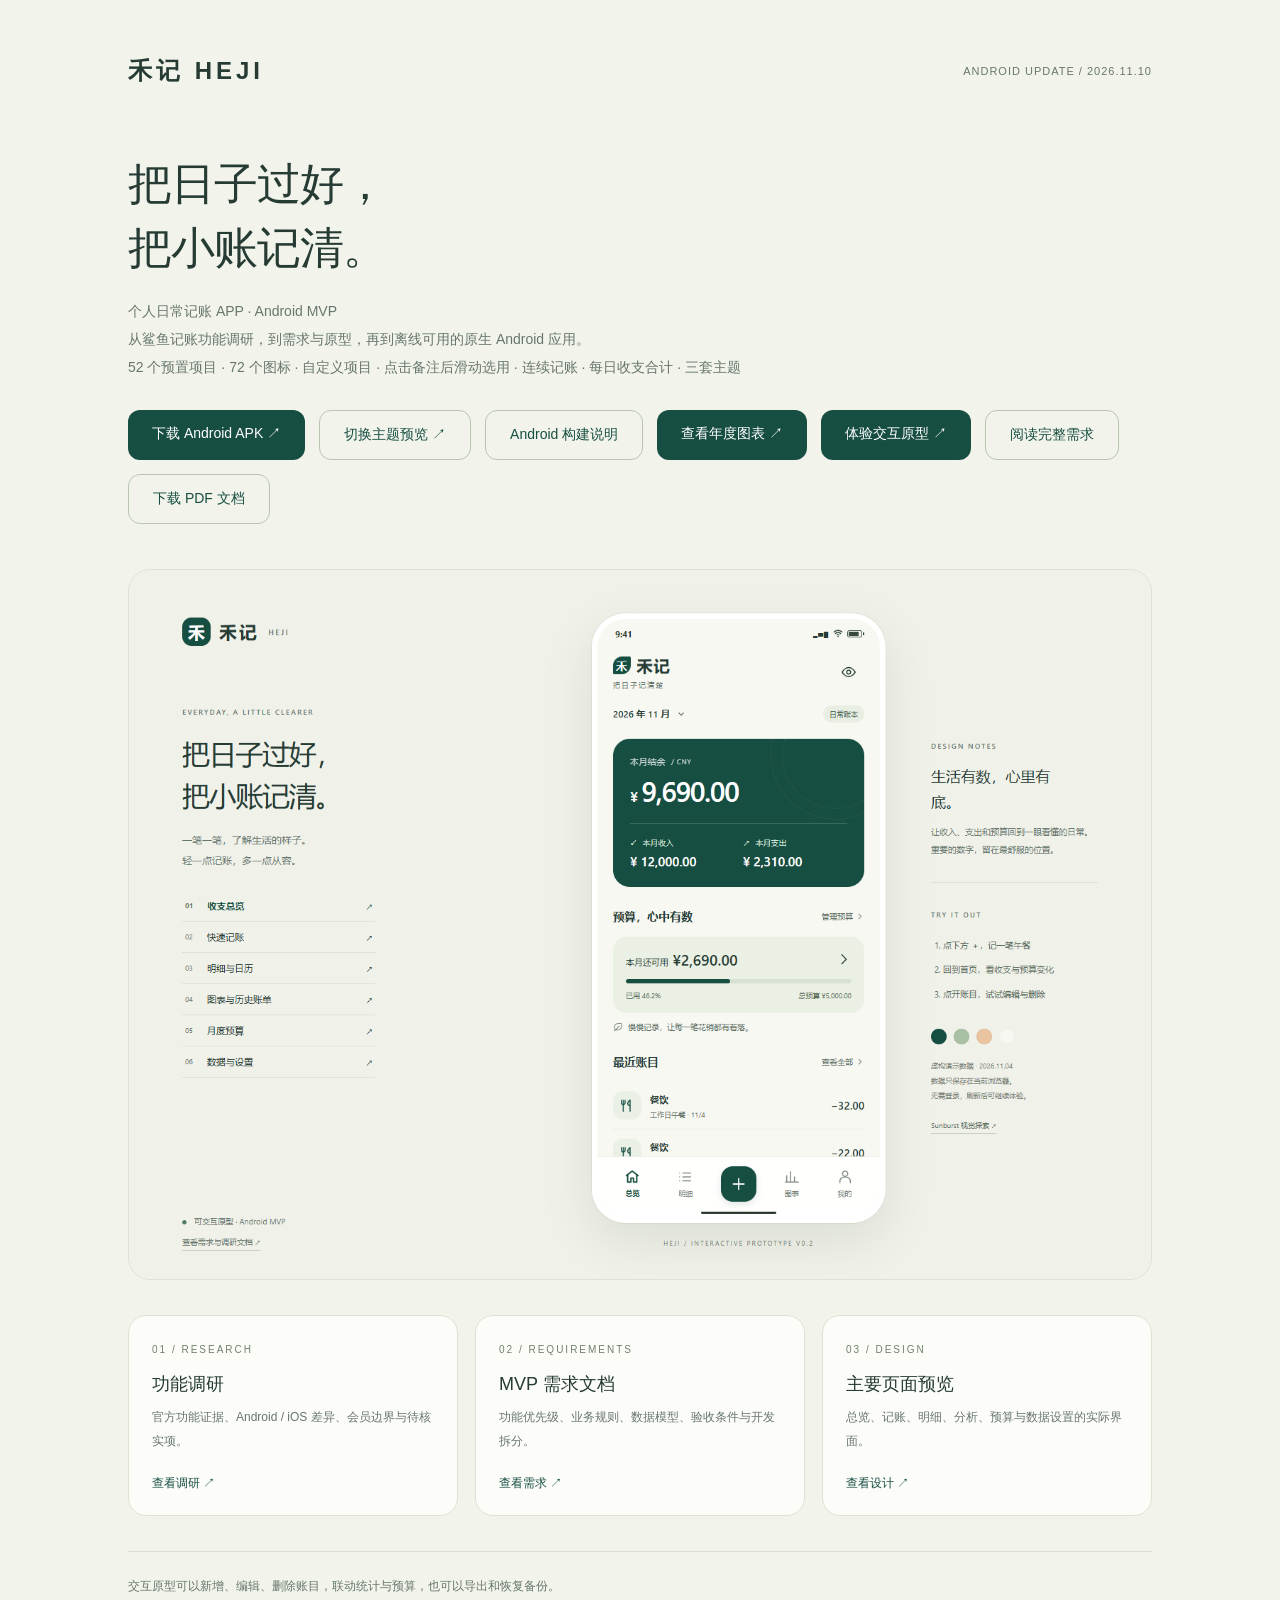
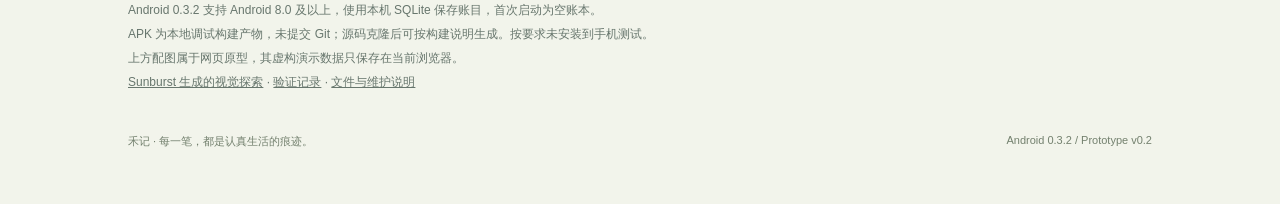
<file: index.html>
<!doctype html><html lang="zh-CN"><head><meta charset="utf-8"><meta name="viewport" content="width=device-width, initial-scale=1"><title>禾记 · Android 应用、需求与原型</title><style>
*{box-sizing:border-box}body{margin:0;background:#f2f4eb;color:#253b34;font-family:"Segoe UI","Microsoft YaHei",sans-serif}main{max-width:1100px;margin:auto;padding:55px 38px}header{display:flex;align-items:center;justify-content:space-between}.brand{font-size:24px;font-weight:600;letter-spacing:4px}.tag{font-size:11px;color:#67766d;letter-spacing:1px}h1{font-size:44px;font-weight:500;letter-spacing:-1px;line-height:1.45;margin:65px 0 17px}p{font-size:14px;color:#67766d;line-height:2}.actions{display:flex;gap:14px;flex-wrap:wrap;margin:29px 0 45px}a{color:inherit;text-decoration:none}.button{padding:15px 24px;background:#174e42;color:#fff;border-radius:12px;font-size:14px}.button.alt{background:transparent;border:1px solid #b9c7b1;color:#174e42}.preview{width:100%;border-radius:22px;border:1px solid #dce3d3;display:block}.cards{display:grid;grid-template-columns:repeat(3,1fr);gap:17px;margin:35px 0}.card{background:#fcfdf9;border:1px solid #dce3d3;border-radius:18px;padding:23px;transition:transform .15s}.card:hover{transform:translateY(-3px)}.card span{font-size:10px;letter-spacing:2px;color:#71806c}.card h2{font-size:18px;font-weight:500;margin:15px 0 9px}.card p{font-size:12px;margin:0}.card b{display:block;margin-top:22px;font-size:12px;font-weight:500;color:#174e42}.note{border-top:1px solid #d7dfce;padding-top:22px;font-size:12px;line-height:2}.note a{text-decoration:underline}.bottom{font-size:11px;color:#73806e;margin-top:40px;display:flex;justify-content:space-between}@media(max-width:650px){main{padding:28px 22px}h1{font-size:32px;margin-top:45px}.cards{grid-template-columns:1fr}.tag{font-size:9px}.button{padding:13px 18px}.bottom{display:block;line-height:2}}</style></head><body><main>
<header><a href="index.html" class="brand">禾记 HEJI</a><span class="tag">ANDROID UPDATE / 2026.11.10</span></header>
<h1>把日子过好，<br>把小账记清。</h1><p>个人日常记账 APP · Android MVP<br>从鲨鱼记账功能调研，到需求与原型，再到离线可用的原生 Android 应用。<br>52 个预置项目 · 72 个图标 · 自定义项目 · 点击备注后滑动选用 · 连续记账 · 每日收支合计 · 三套主题</p>
<div class="actions"><a class="button" href="artifacts/Heji-0.3.2-debug.apk" download>下载 Android APK ↗</a><a class="button alt" href="design/themes/preview.html">切换主题预览 ↗</a><a class="button alt" href="docs/需求与设计说明.html#android">Android 构建说明</a><a class="button" href="prototype/index.html#charts-year">&#26597;&#30475;&#24180;&#24230;&#22270;&#34920; &#8599;</a><a class="button" href="prototype/index.html">体验交互原型 ↗</a><a class="button alt" href="docs/需求与设计说明.html">阅读完整需求</a><a class="button alt" href="docs/需求与设计说明.pdf">下载 PDF 文档</a></div>
<a href="prototype/index.html"><img class="preview" src="design/prototype-overview.png" alt="禾记交互原型实际截图"></a>
<div class="cards"><a class="card" href="docs/需求与设计说明.html#research"><span>01 / RESEARCH</span><h2>功能调研</h2><p>官方功能证据、Android / iOS 差异、会员边界与待核实项。</p><b>查看调研 ↗</b></a><a class="card" href="docs/需求与设计说明.html#prd"><span>02 / REQUIREMENTS</span><h2>MVP 需求文档</h2><p>功能优先级、业务规则、数据模型、验收条件与开发拆分。</p><b>查看需求 ↗</b></a><a class="card" href="design/prototype-screens.png"><span>03 / DESIGN</span><h2>主要页面预览</h2><p>总览、记账、明细、分析、预算与数据设置的实际界面。</p><b>查看设计 ↗</b></a></div>
<p class="note">交互原型可以新增、编辑、删除账目，联动统计与预算，也可以导出和恢复备份。<br>Android 0.3.2 支持 Android 8.0 及以上，使用本机 SQLite 保存账目，首次启动为空账本。<br>APK 为本地调试构建产物，未提交 Git；源码克隆后可按构建说明生成。按要求未安装到手机测试。<br>上方配图属于网页原型，其虚构演示数据只保存在当前浏览器。<br><a href="design/sunburst-concept.png">Sunburst 生成的视觉探索</a> · <a href="docs/04-验证记录.md">验证记录</a> · <a href="README.md">文件与维护说明</a></p><footer class="bottom"><span>禾记 · 每一笔，都是认真生活的痕迹。</span><span>Android 0.3.2 / Prototype v0.2</span></footer>
</main></body></html>
</file>
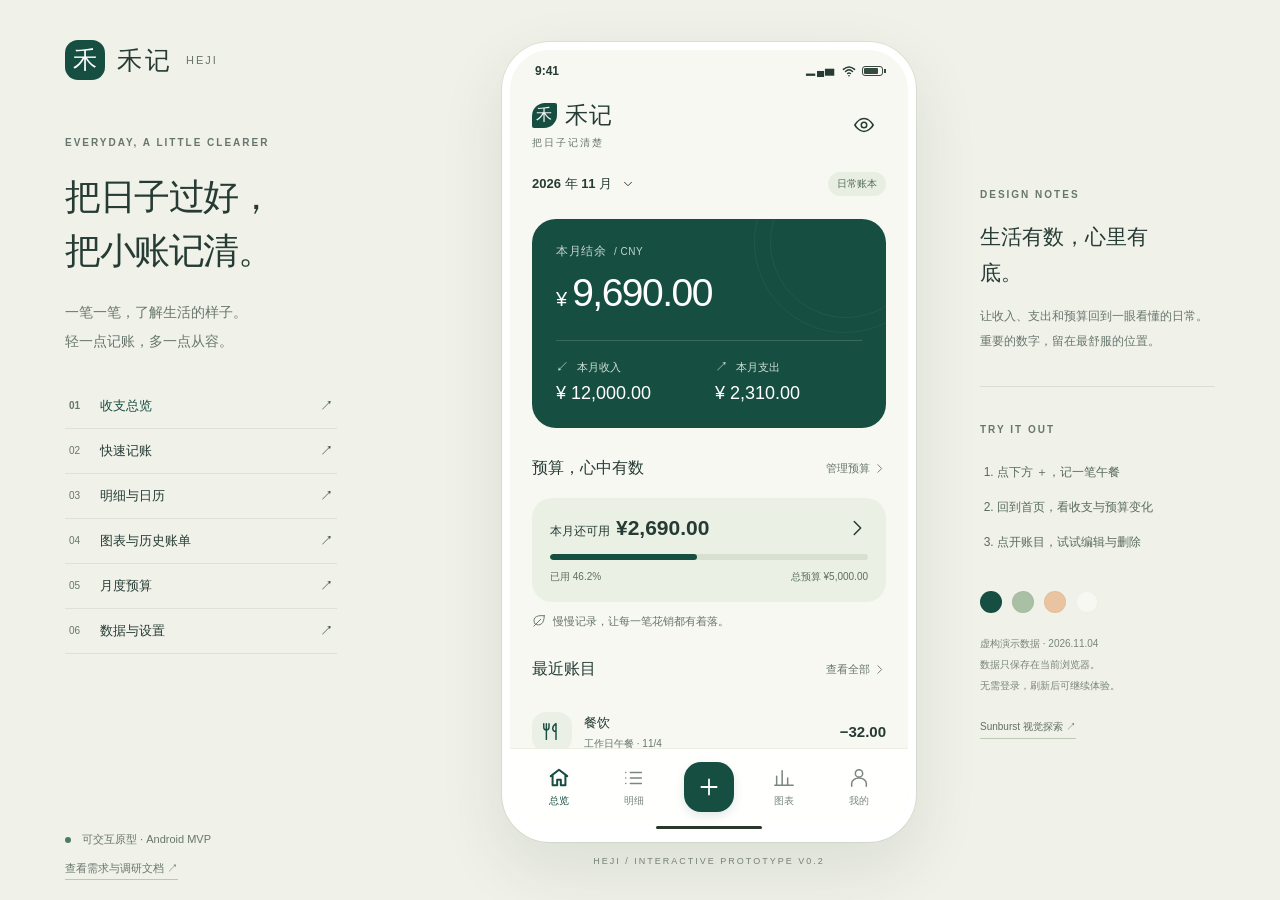
<file: prototype/index.html>
<!doctype html>
<html lang="zh-CN">
<head>
  <meta charset="UTF-8">
  <meta name="viewport" content="width=device-width, initial-scale=1, viewport-fit=cover">
  <meta name="theme-color" content="#174e42">
  <title>禾记 · 把日子记清楚</title>
  <link rel="stylesheet" href="styles.css">
</head>
<body>
  <div class="review-shell">
    <aside class="intro">
      <a class="wordmark" href="../index.html"><span class="brand-mark">禾</span> 禾记 <small>HEJI</small></a>
      <div class="eyebrow">EVERYDAY, A LITTLE CLEARER</div>
      <h1>把日子过好，<br>把小账记清。</h1>
      <p class="intro-copy">一笔一笔，了解生活的样子。<br>轻一点记账，多一点从容。</p>
      <div class="review-nav" aria-label="原型页面快捷导航">
        <button data-action="nav" data-page="home"><span>01</span> 收支总览 <b>↗</b></button>
        <button data-action="add"><span>02</span> 快速记账 <b>↗</b></button>
        <button data-action="nav" data-page="bills"><span>03</span> 明细与日历 <b>↗</b></button>
        <button data-action="nav" data-page="stats"><span>04</span> 图表与历史账单 <b>↗</b></button>
        <button data-action="nav" data-page="budget"><span>05</span> 月度预算 <b>↗</b></button>
        <button data-action="nav" data-page="mine"><span>06</span> 数据与设置 <b>↗</b></button>
      </div>
      <div class="intro-footer"><span class="live-dot"></span> 可交互原型 · Android MVP<br><a href="../docs/需求与设计说明.html">查看需求与调研文档 ↗</a></div>
    </aside>
    <section class="device-wrap" aria-label="禾记手机原型">
      <div class="device" id="device">
        <div class="statusbar"><span>9:41</span><div><span class="signal">▂▄▆</span><svg width="15" height="13" viewBox="0 0 20 16" aria-hidden="true"><path d="M2 5Q10-2 18 5M5 8Q10 3 15 8M8 11Q10 9 12 11" fill="none" stroke="currentColor" stroke-width="2" stroke-linecap="round"/><circle cx="10" cy="14" r="1"/></svg><span class="battery"></span></div></div>
        <header id="app-header"></header>
        <main id="app-main"></main>
        <nav id="app-nav" aria-label="底部导航"></nav>
        <div id="overlay"></div>
        <div id="toast" role="status" aria-live="polite"></div>
        <div class="home-indicator"></div>
      </div>
      <span class="device-caption">HEJI / INTERACTIVE PROTOTYPE V0.2</span>
    </section>
    <aside class="context-panel">
      <span class="section-kicker">DESIGN NOTES</span>
      <h2 id="context-title">生活有数，心里有底。</h2>
      <p id="context-copy">让收入、支出和预算回到一眼看懂的日常。重要的数字，留在最舒服的位置。</p>
      <div class="context-divider"></div>
      <span class="section-kicker">TRY IT OUT</span>
      <ol><li>点下方 <strong>＋</strong>，记一笔午餐</li><li>回到首页，看收支与预算变化</li><li>点开账目，试试编辑与删除</li></ol>
      <div class="swatches"><i style="background:#174e42"></i><i style="background:#aac0a4"></i><i style="background:#eac4a0"></i><i style="background:#f7f8f2"></i></div>
      <p class="small-note">虚构演示数据 · 2026.11.04<br>数据只保存在当前浏览器。<br>无需登录，刷新后可继续体验。</p>
      <a class="concept-link" href="../design/sunburst-concept.png" target="_blank" rel="noopener">Sunburst 视觉探索 ↗</a>
    </aside>
  </div>
  <input type="file" id="restore-file" accept=".json,application/json" hidden>
  <script src="domain.js"></script>
  <script src="stats.js"></script>
  <script src="app.js"></script>
</body>
</html>
</file>
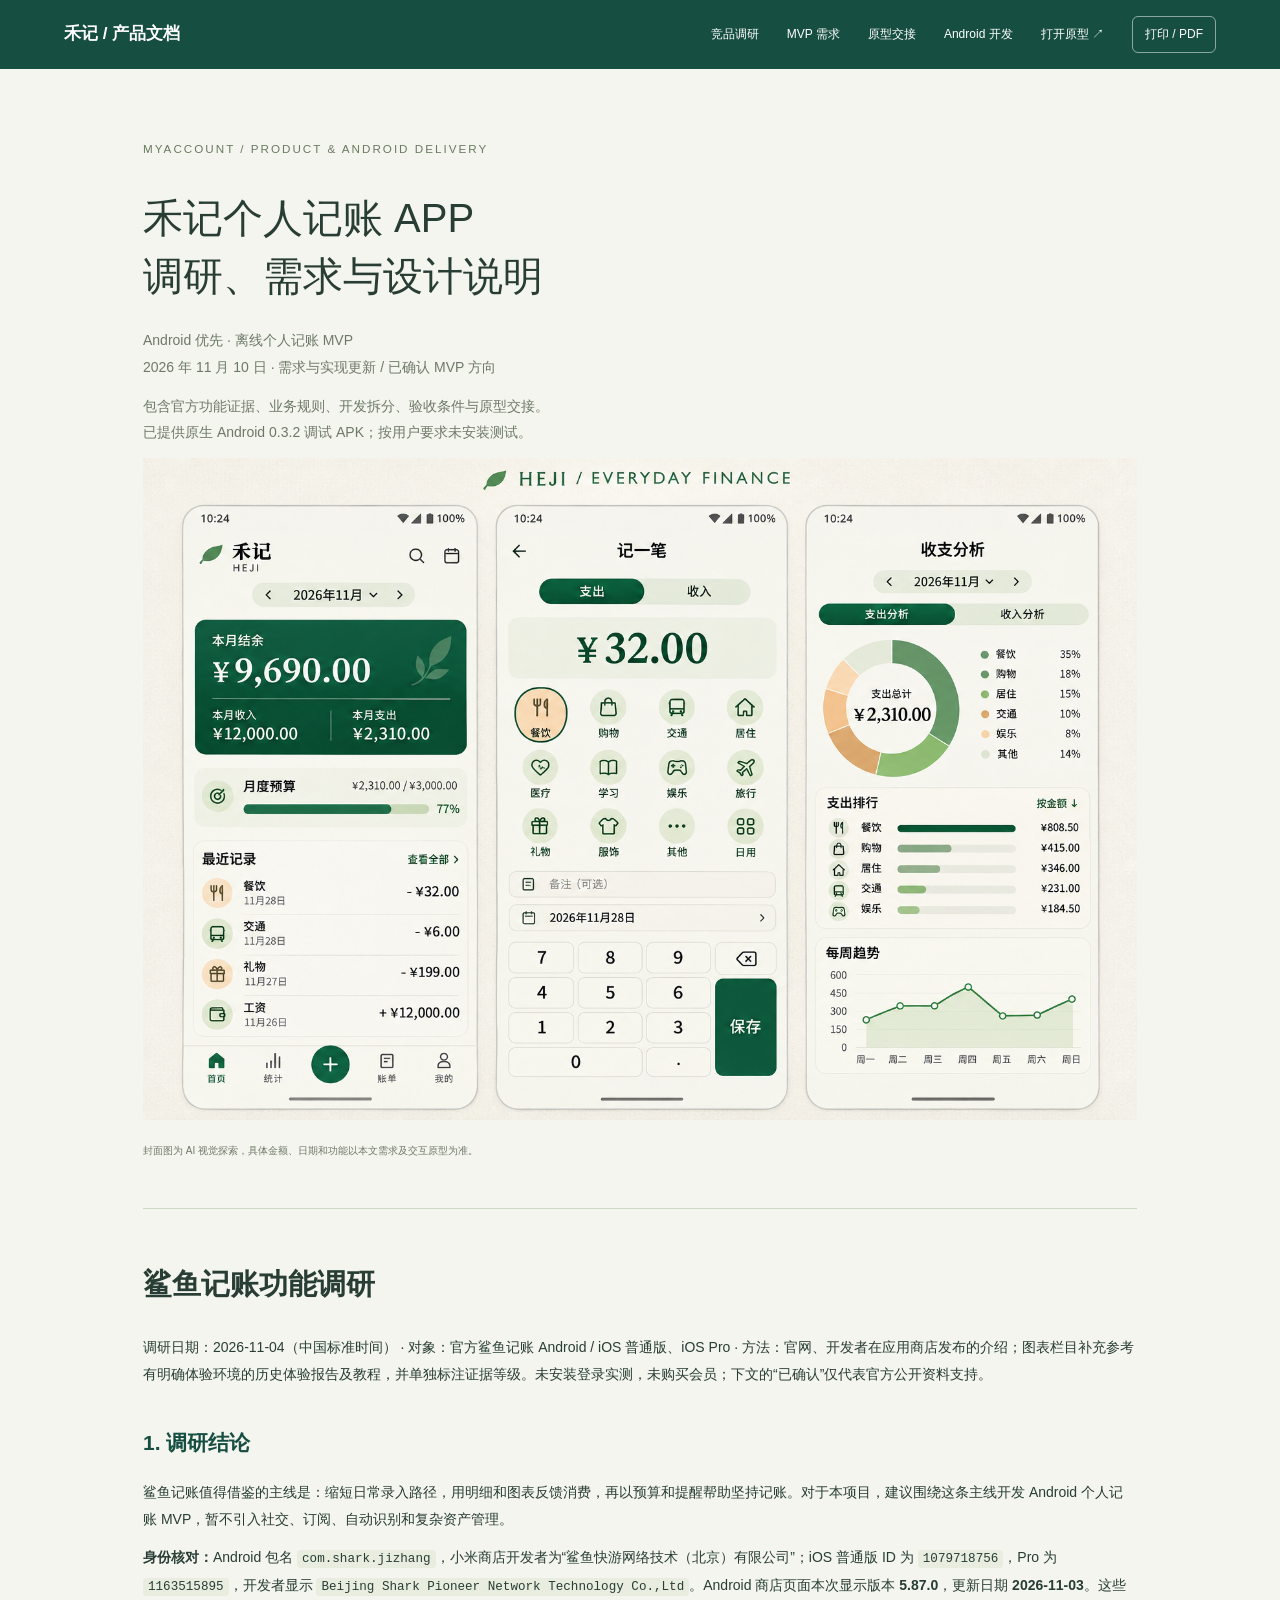
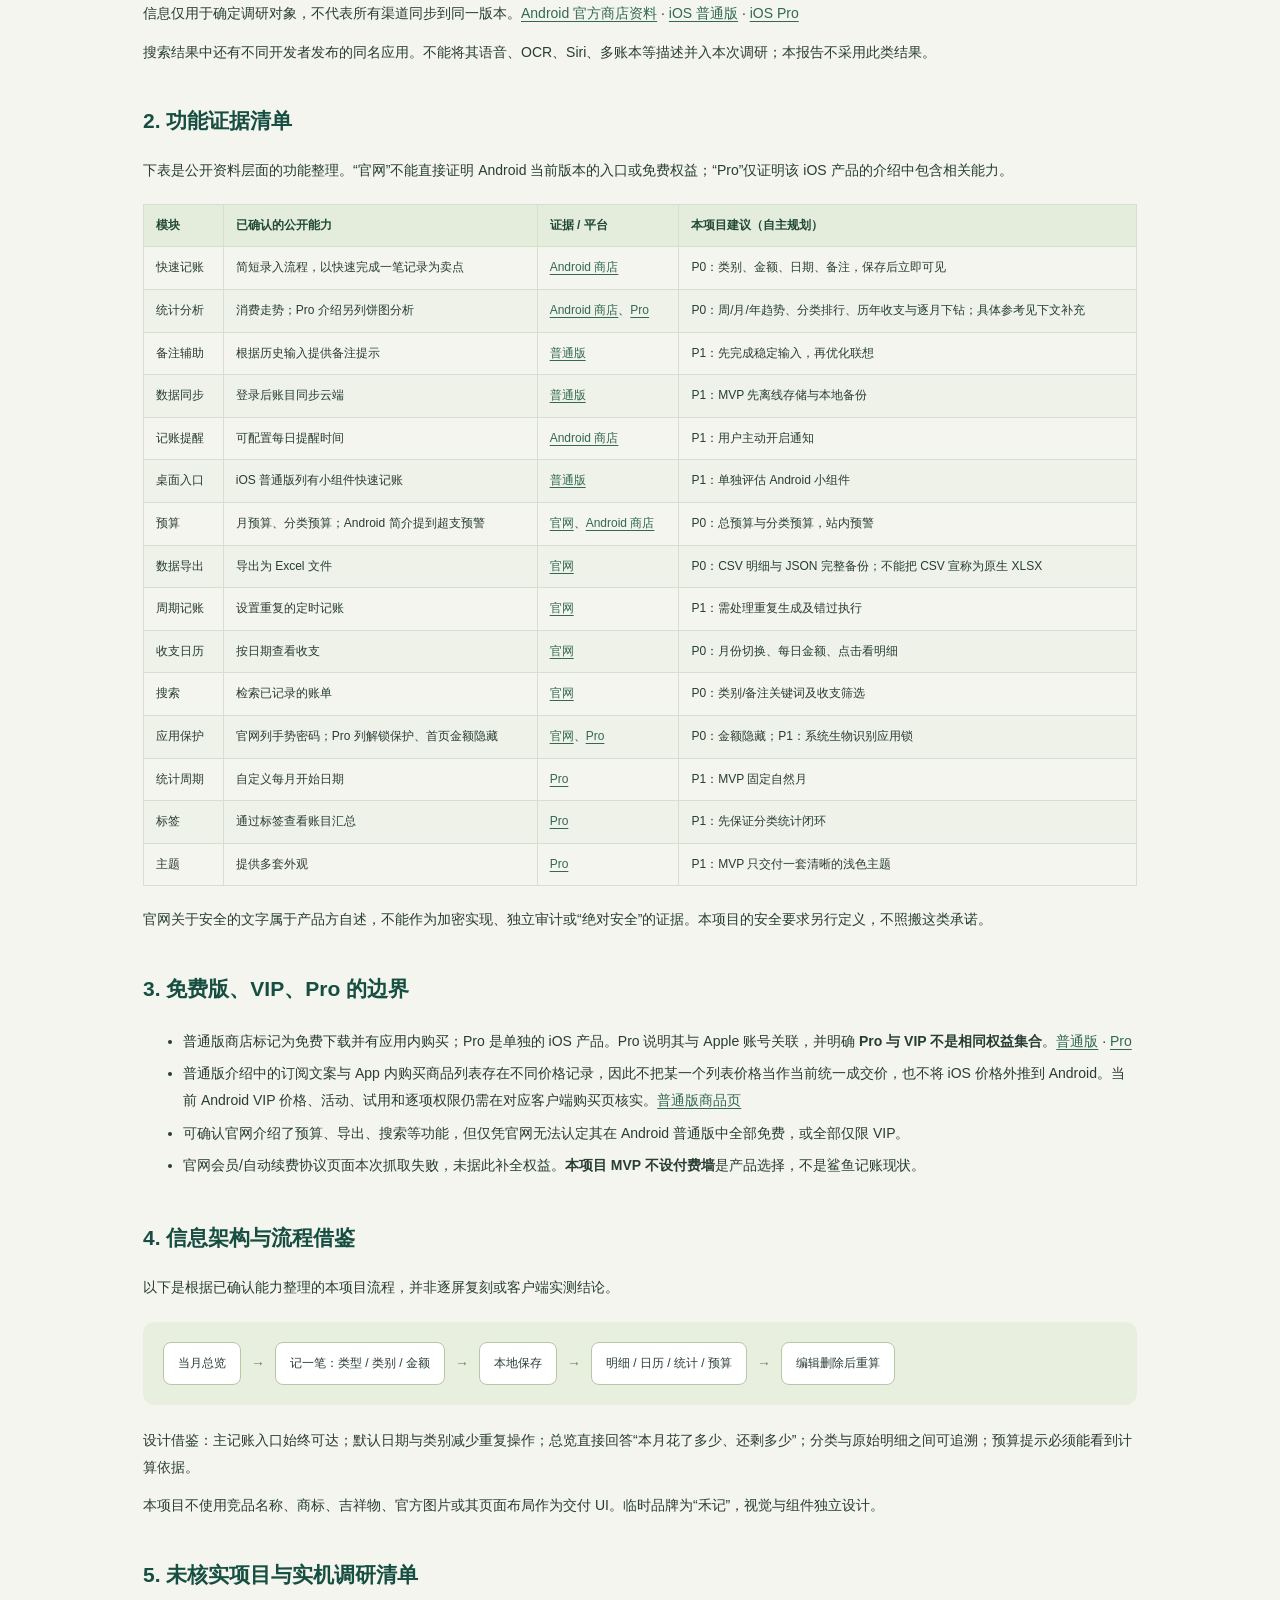
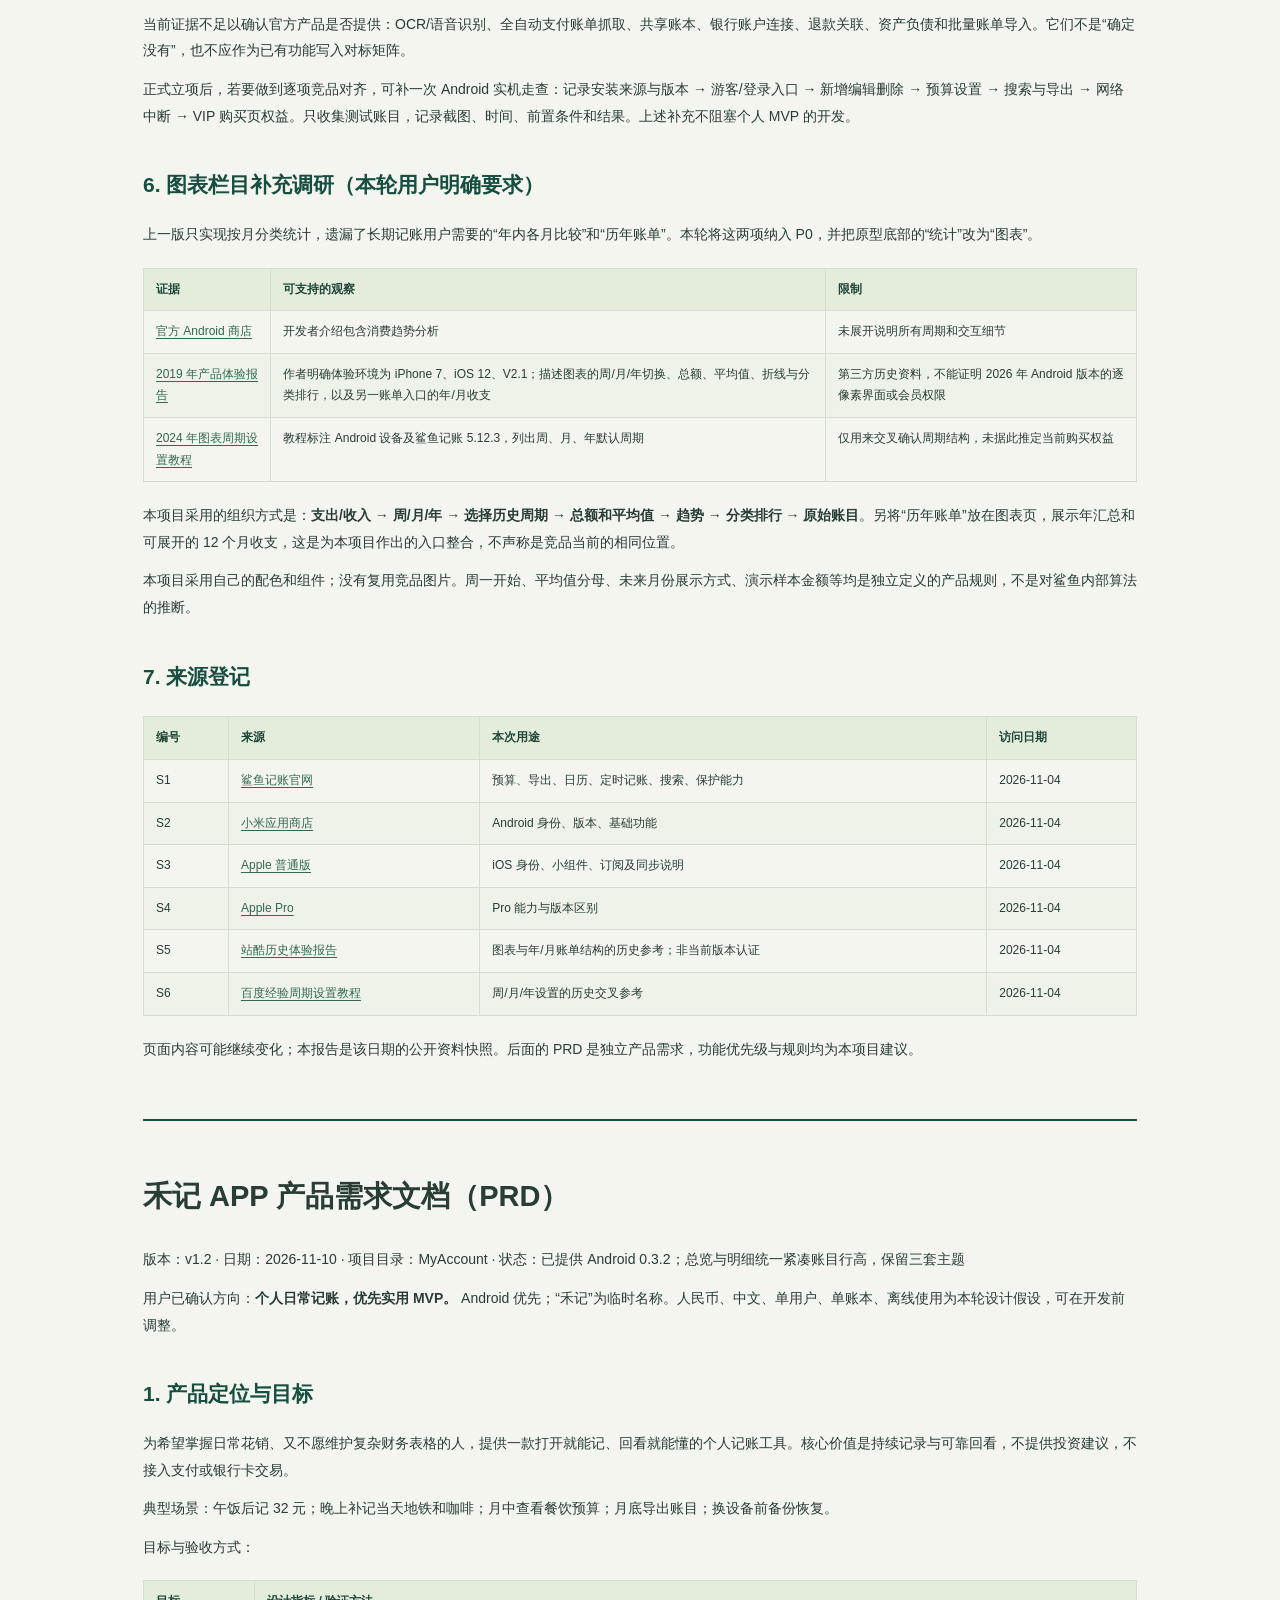
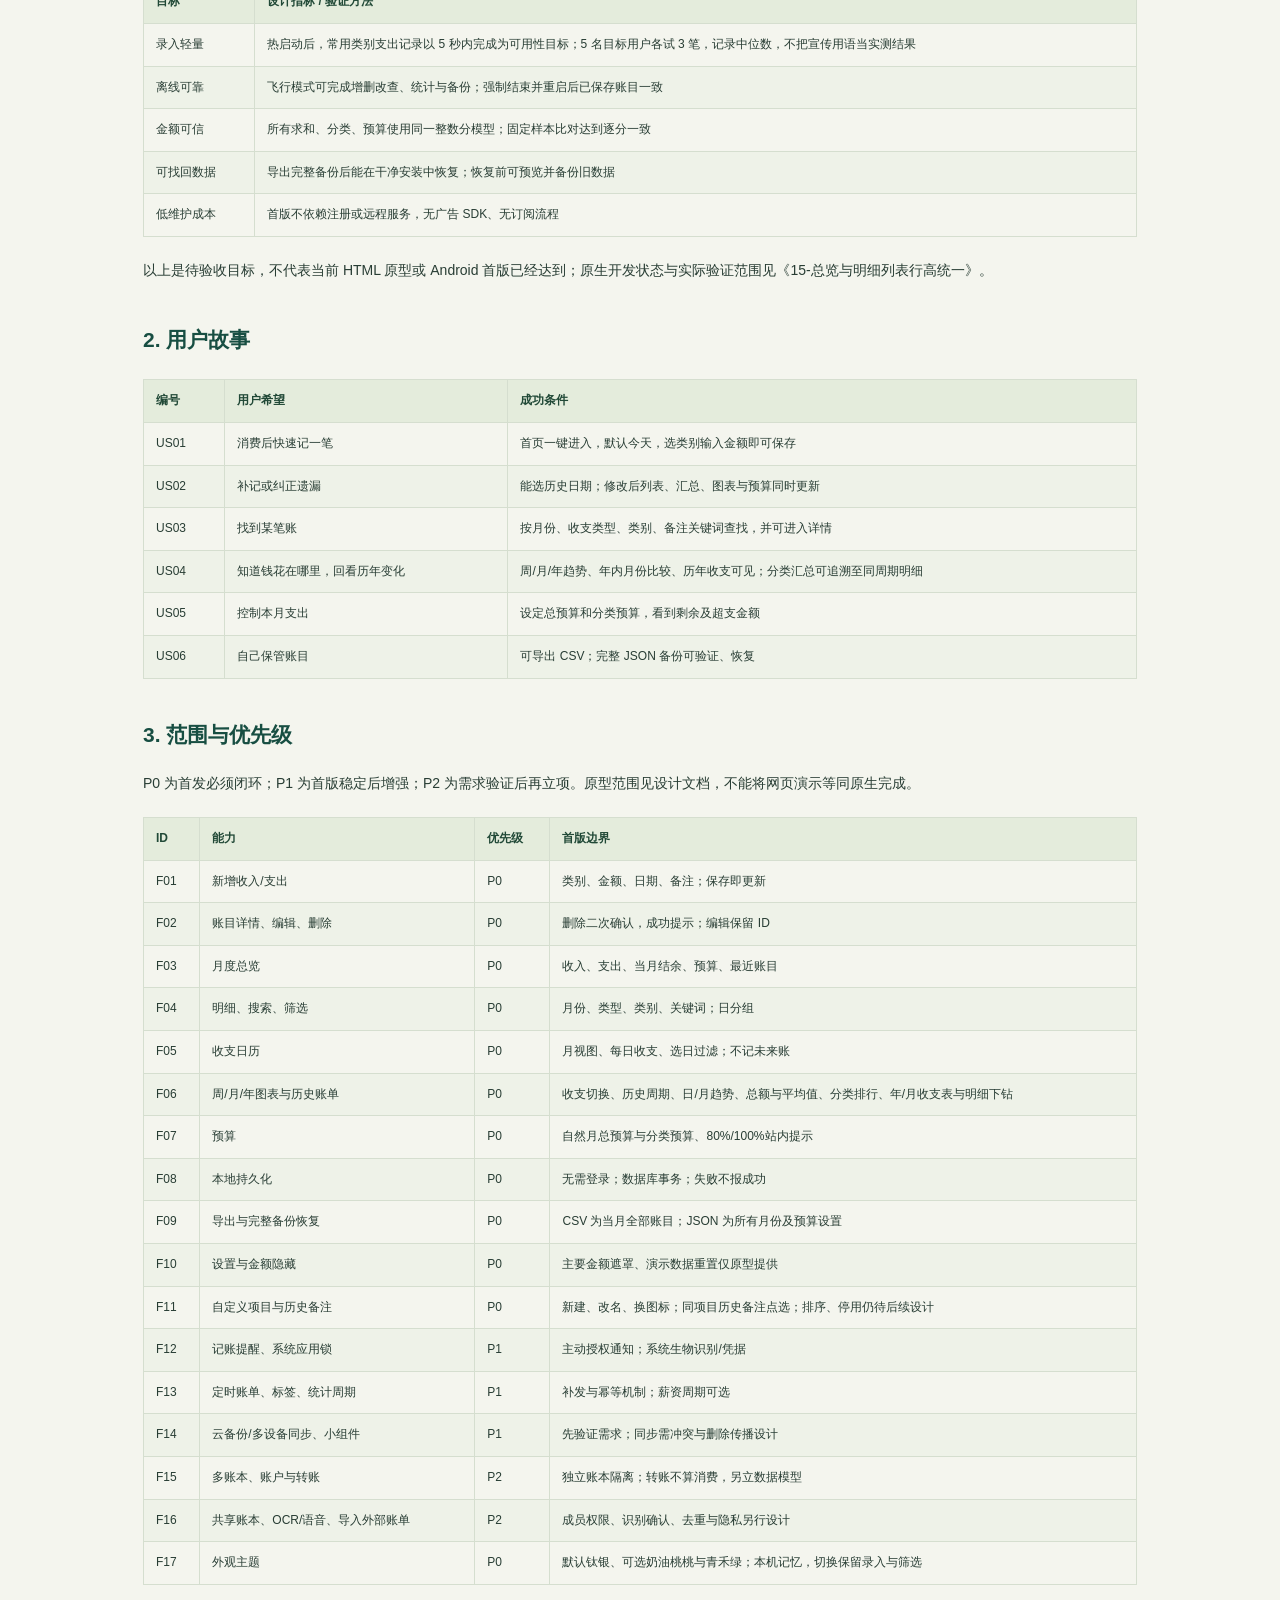
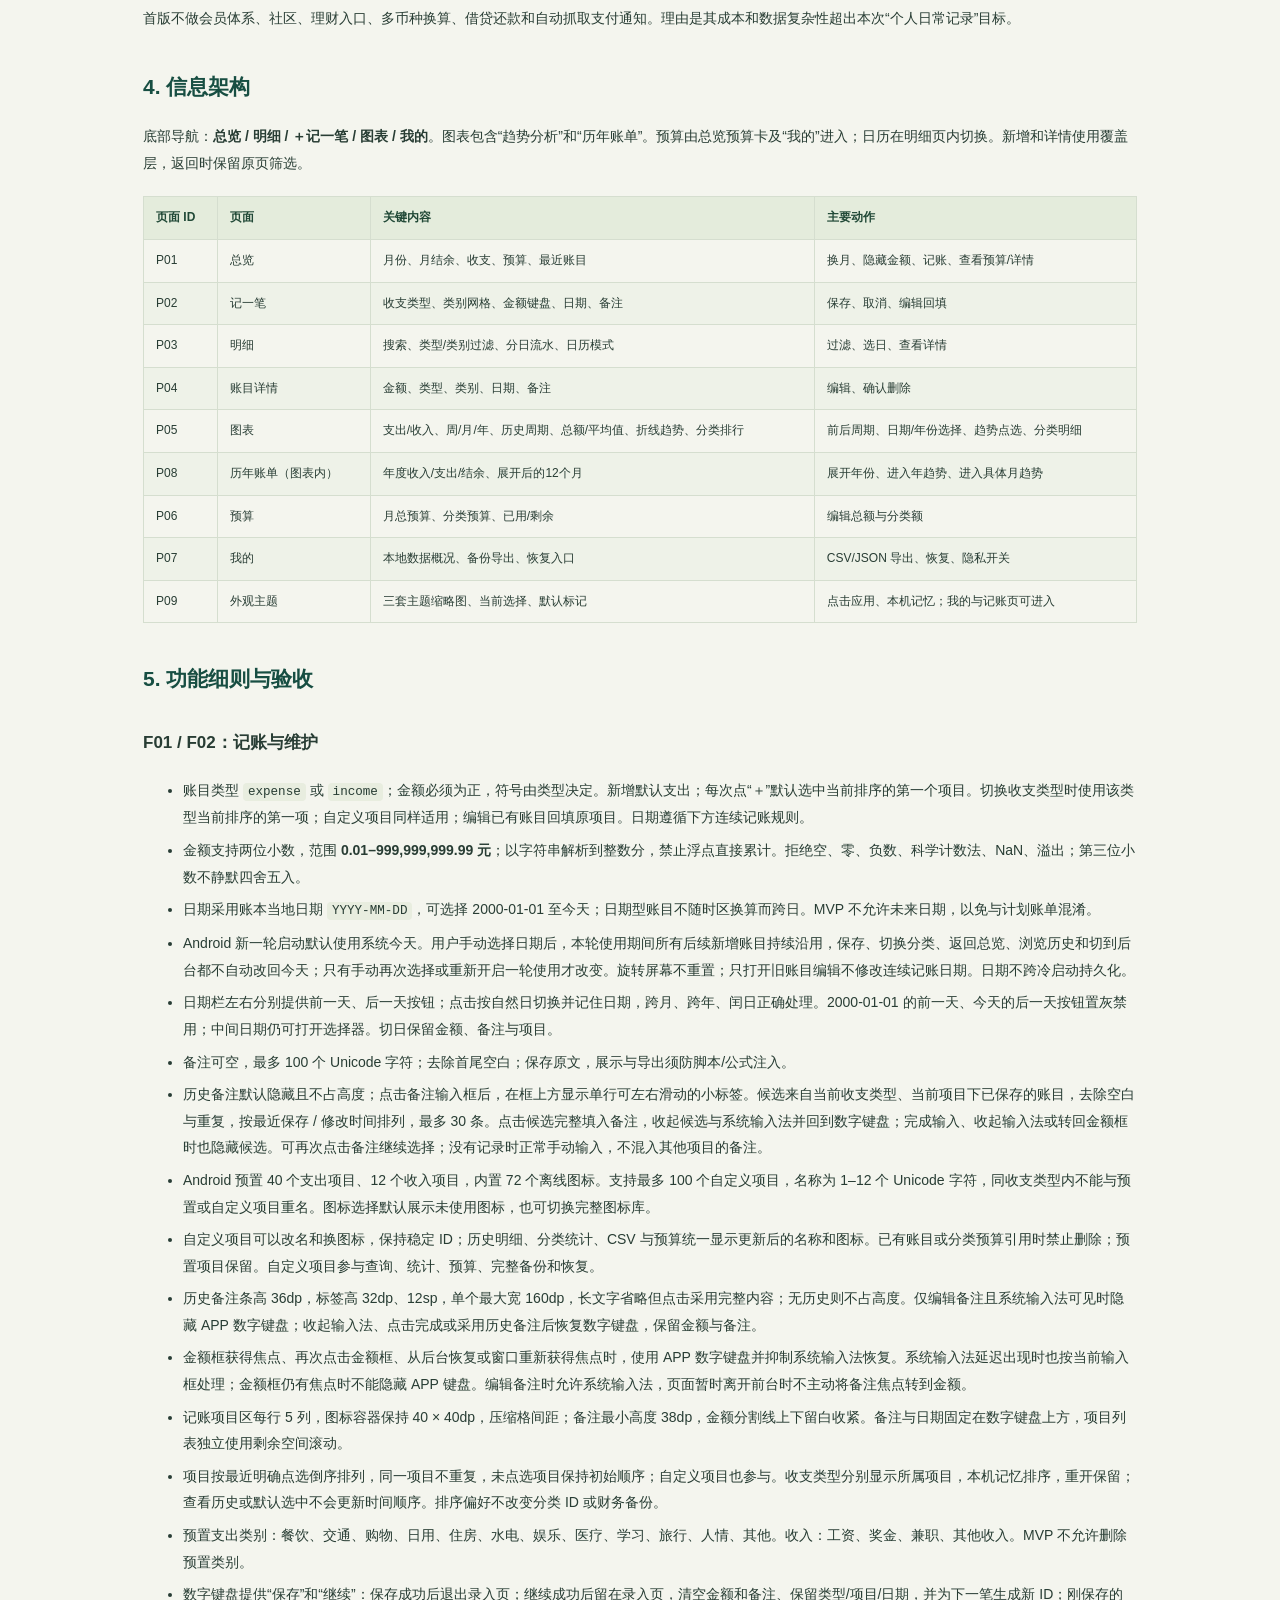
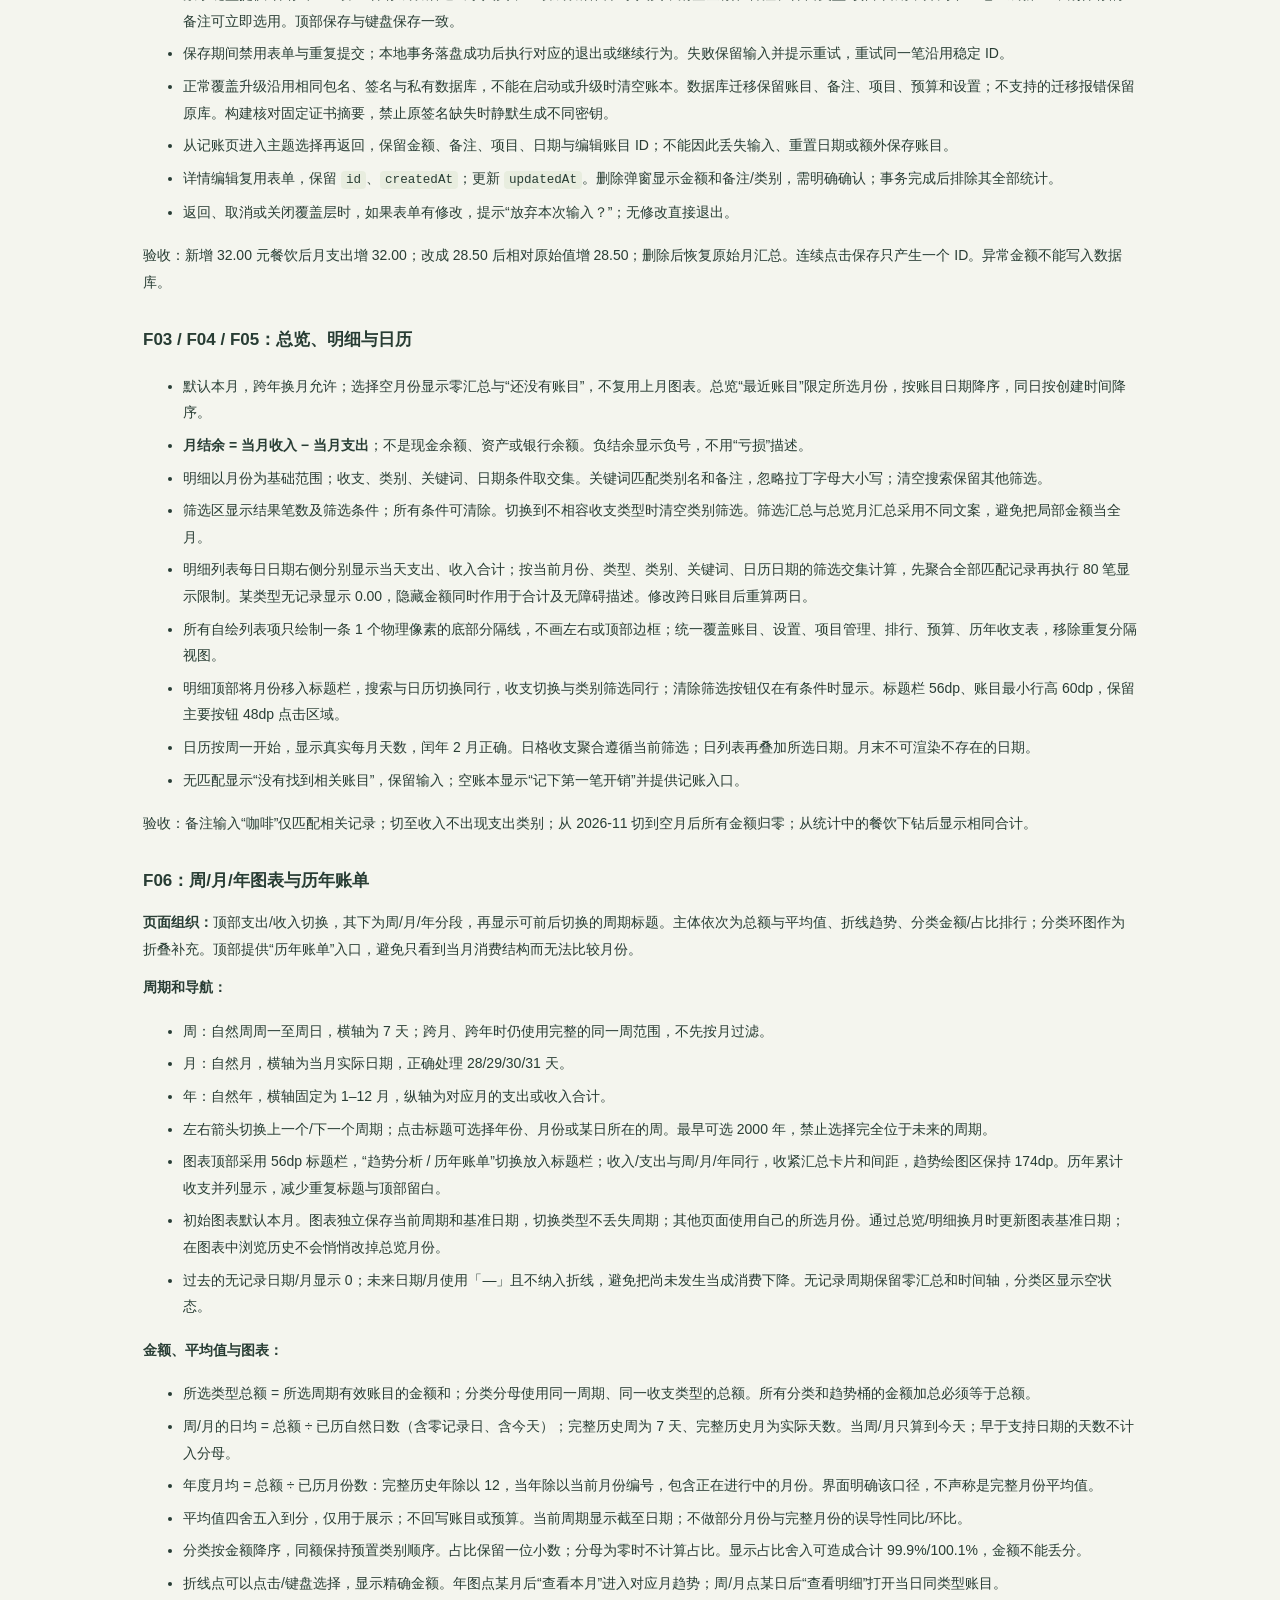
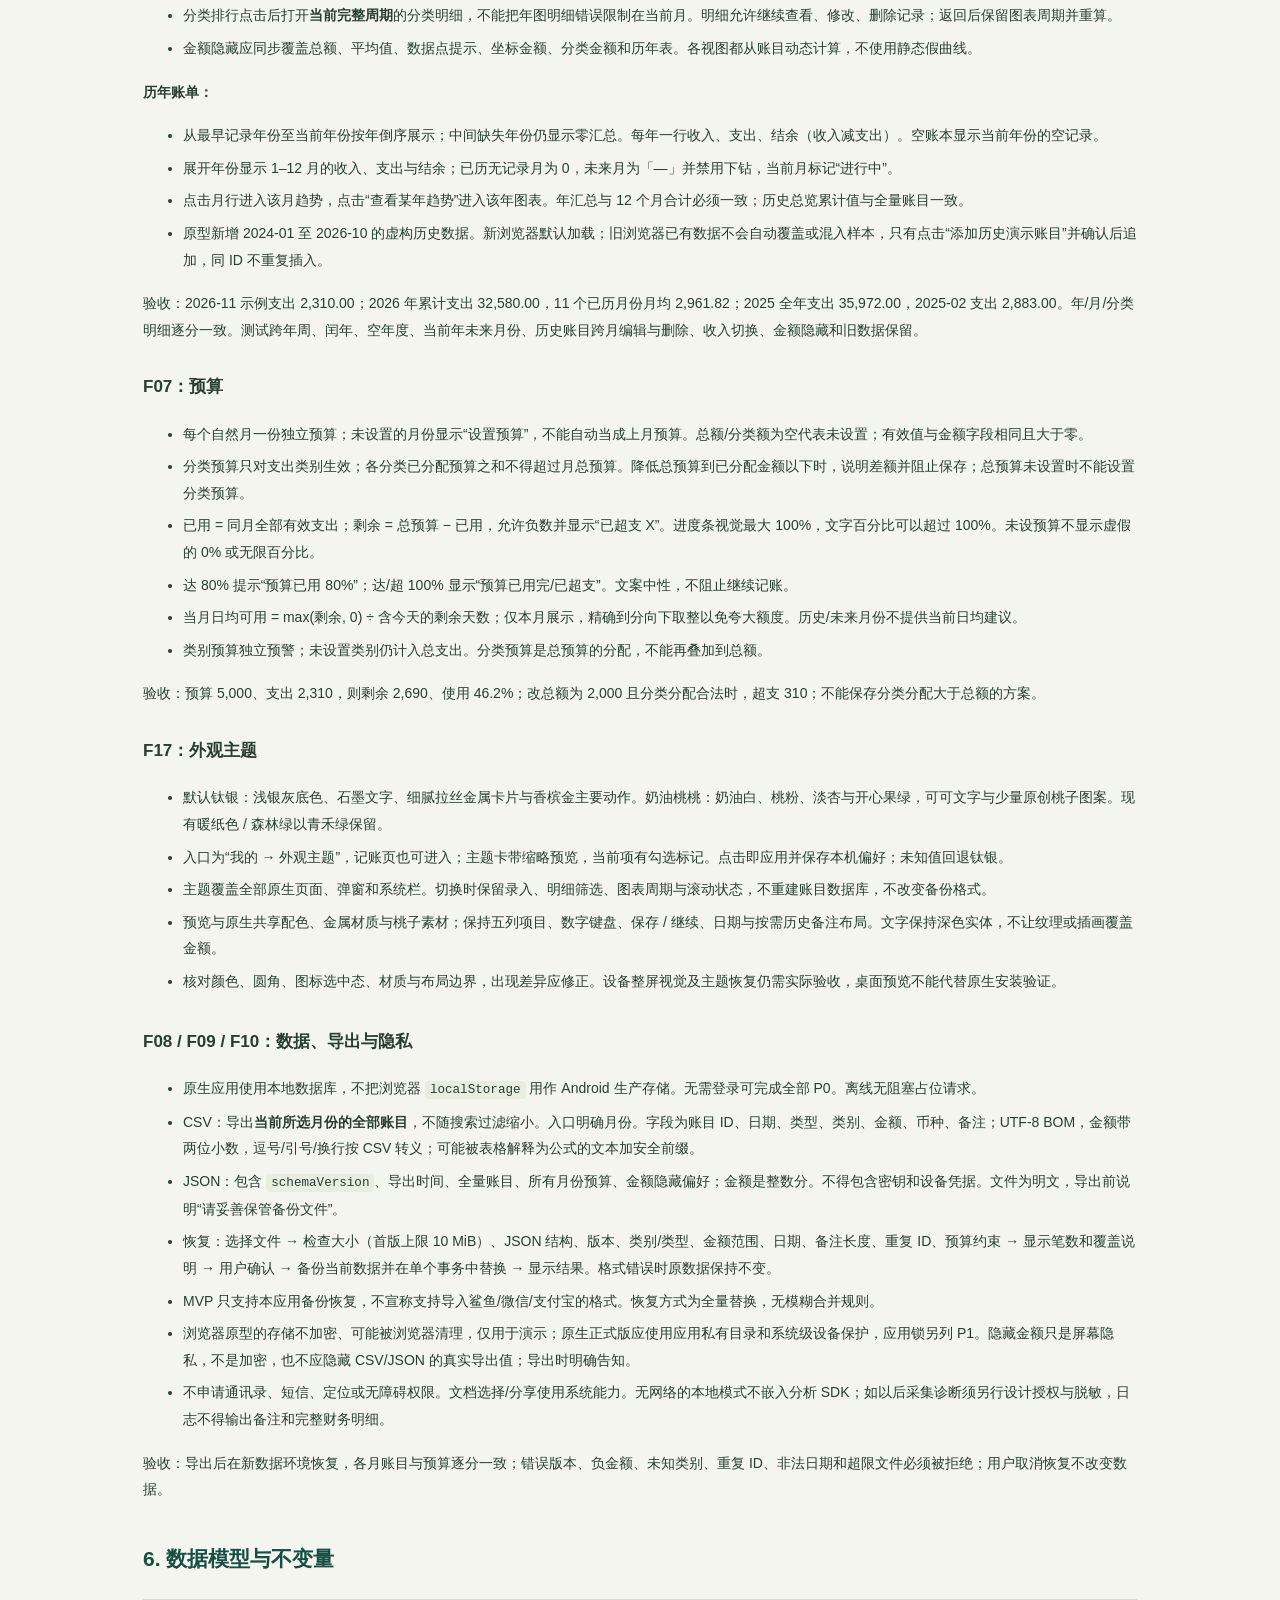
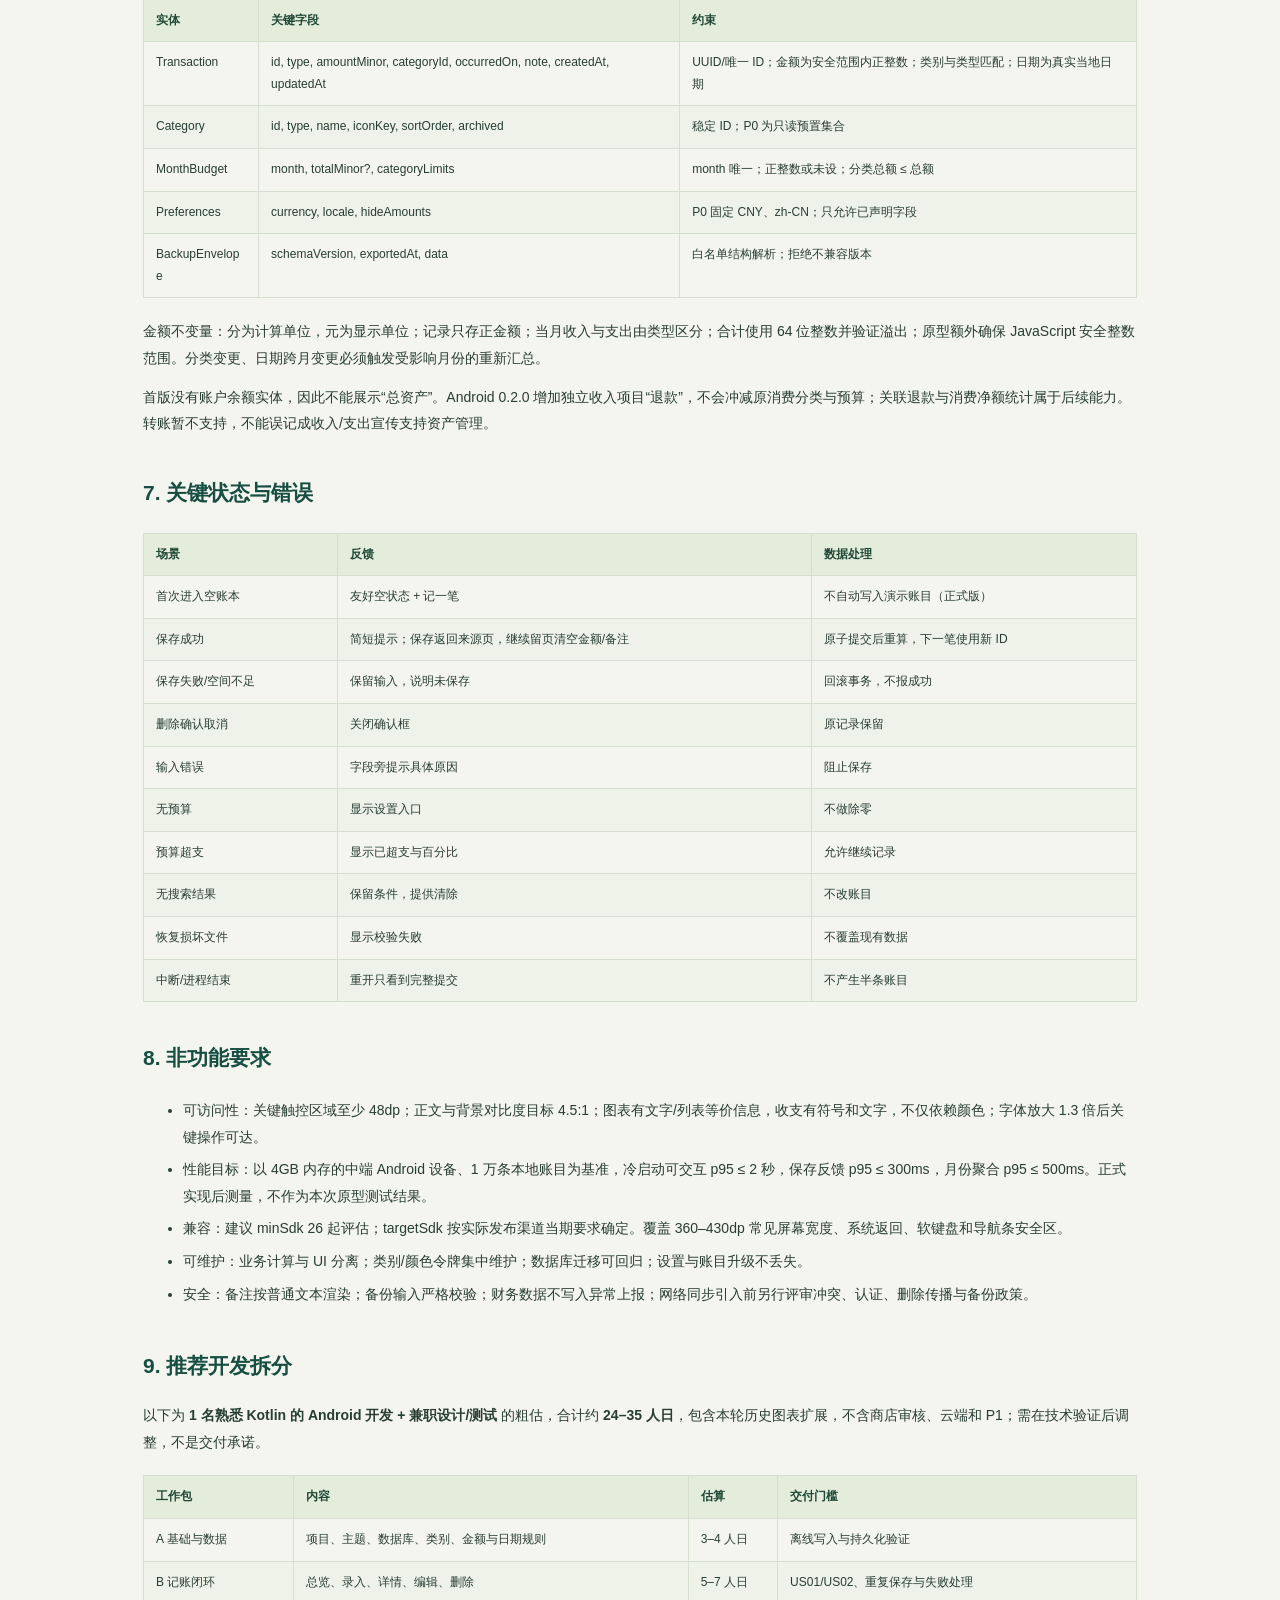
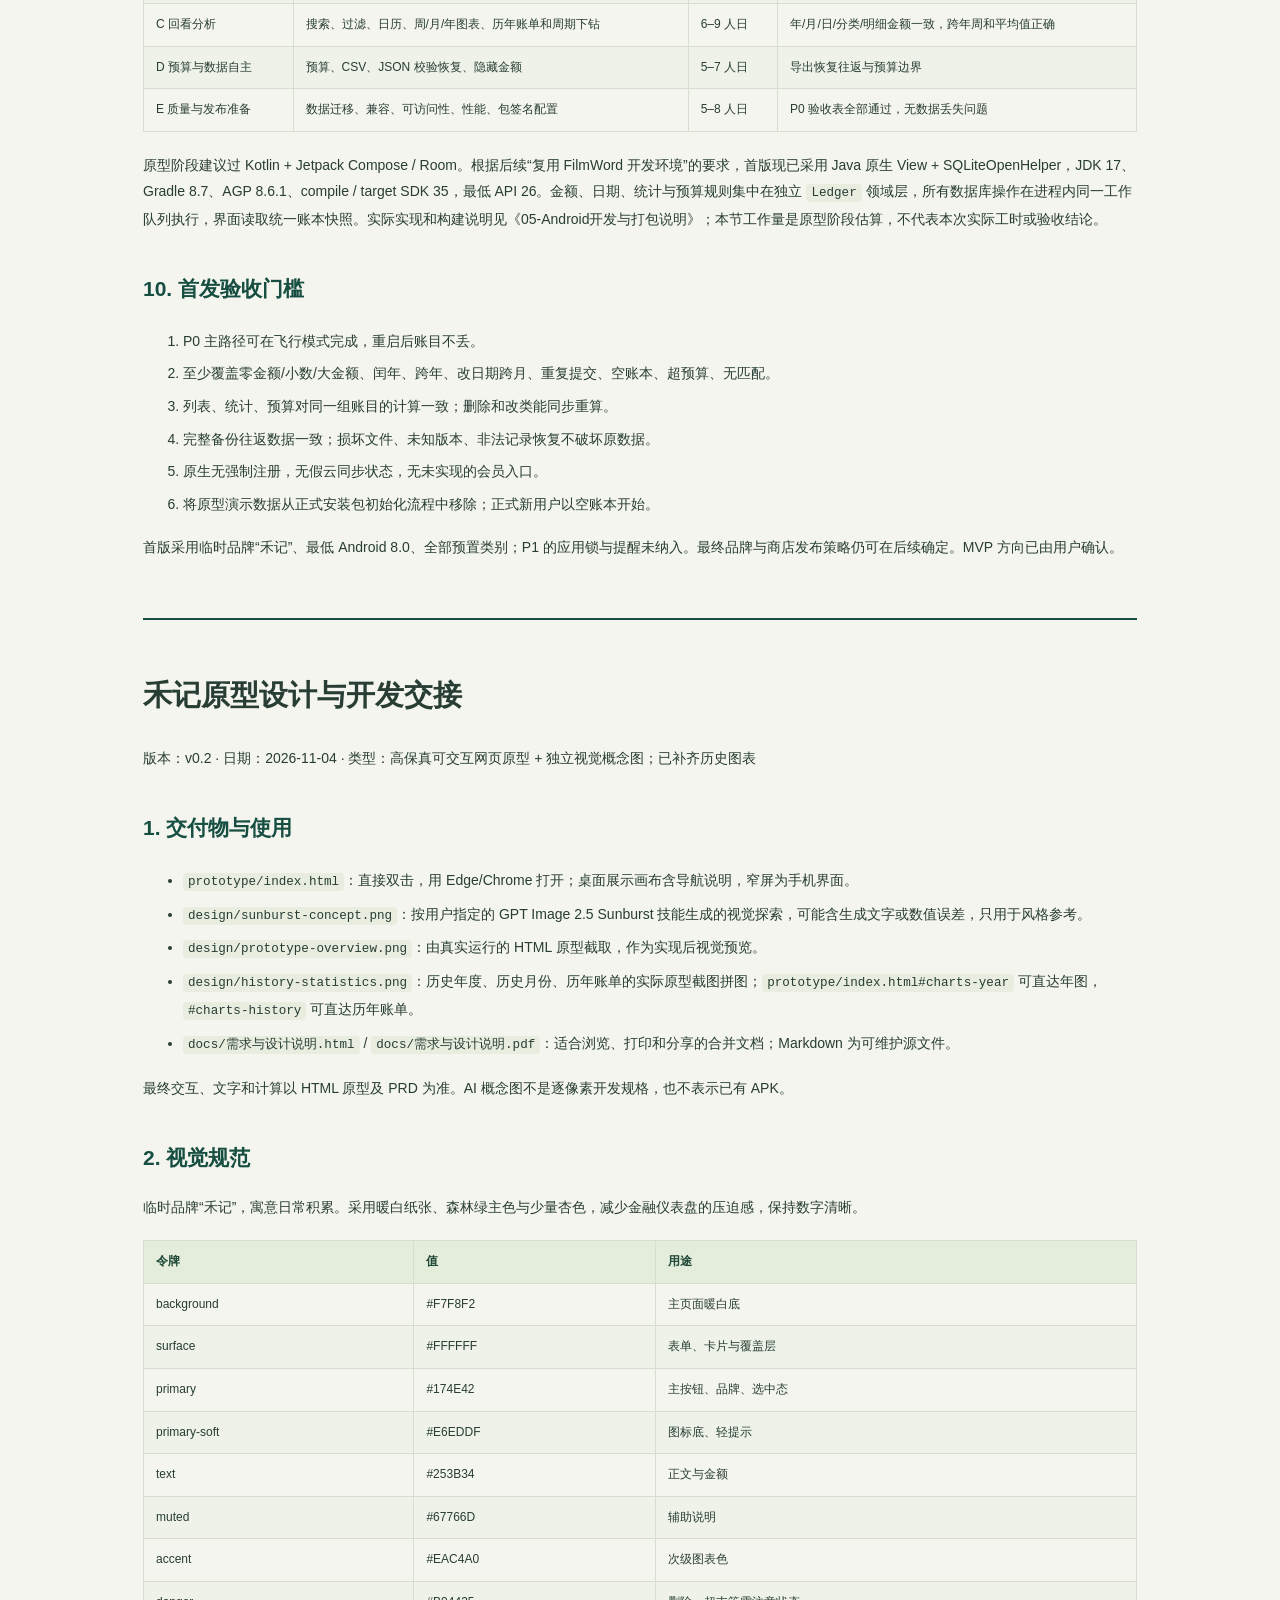
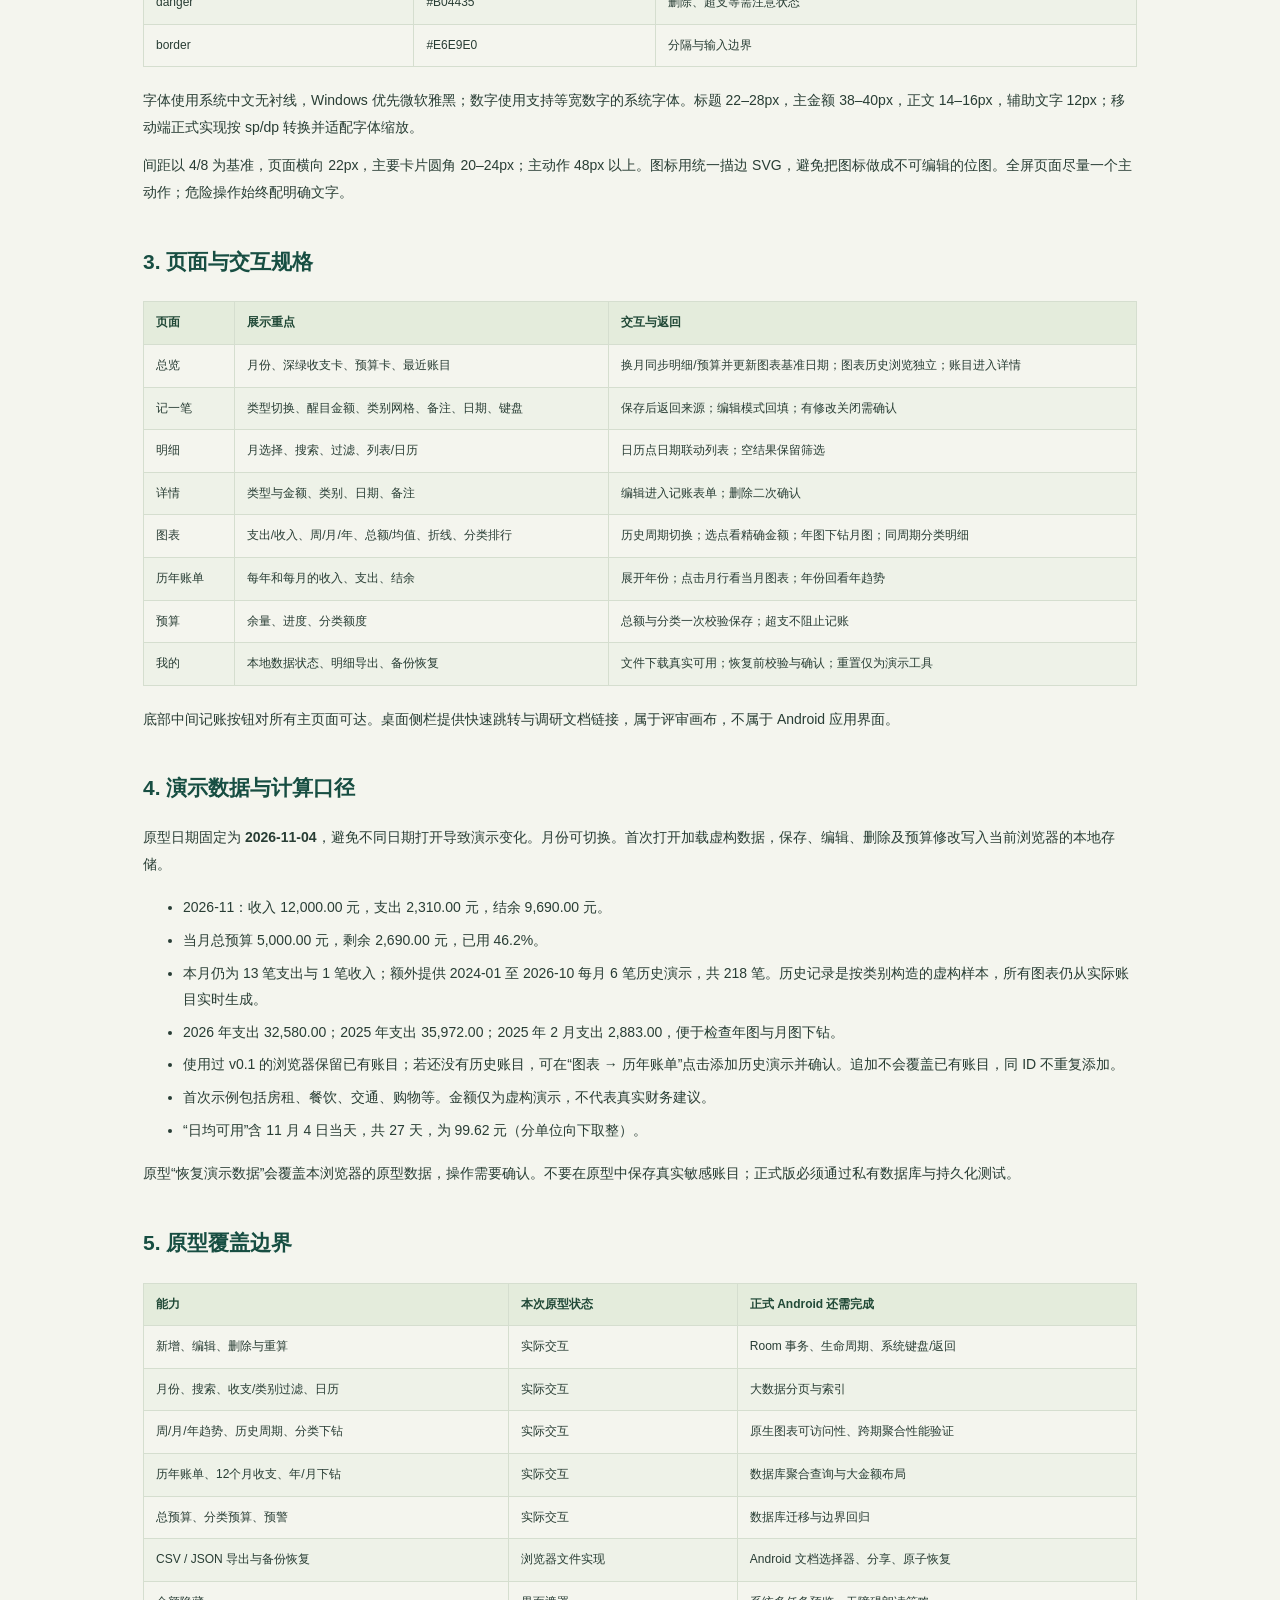
<file: docs/需求与设计说明.html>
<!doctype html><html lang="zh-CN"><head><meta charset="utf-8"><meta name="viewport" content="width=device-width,initial-scale=1"><title>禾记 · 调研、需求与设计说明</title><style>
*{box-sizing:border-box}html{scroll-behavior:smooth}body{margin:0;background:#f4f5ee;color:#283d34;font-family:"Microsoft YaHei","Segoe UI",sans-serif;font-size:14px;line-height:1.9}nav{position:sticky;top:0;z-index:3;background:#174e42;color:#fff;padding:16px 5%;display:flex;gap:28px;align-items:center;font-size:12px}nav a{color:#fff;text-decoration:none}nav strong{font-size:17px;margin-right:auto}main{max-width:1050px;margin:38px auto;padding:0 28px}.cover{padding:28px 0 36px;border-bottom:1px solid #cdd9c5}.cover small{letter-spacing:2px;color:#697b61}.cover h1{font-size:40px;font-weight:500;line-height:1.45}.cover p{color:#6d7968}article{scroll-margin-top:80px;padding:20px 0 45px}article+article{border-top:2px solid #174e42}h1{font-size:29px;margin:28px 0 22px}h2{font-size:21px;color:#174e42;margin:36px 0 16px}h3{font-size:17px;margin:28px 0 12px}p{margin:12px 0}table{border-collapse:collapse;width:100%;font-size:12px;margin:20px 0;line-height:1.8}th,td{border:1px solid #d5decf;padding:10px 12px;text-align:left;vertical-align:top;overflow-wrap:anywhere}th{background:#e4ecdc;color:#214937;font-weight:600}tbody tr:nth-child(even){background:#eef2e8}a{color:#326950;text-underline-offset:3px}li{padding:3px 0}code{background:#e8eddf;padding:2px 5px;border-radius:4px;font-family:Consolas,monospace;font-size:.9em;overflow-wrap:anywhere}pre{white-space:pre-wrap;background:#e8eddf;padding:18px;border-radius:12px;line-height:1.6;overflow:auto}pre code{padding:0}blockquote{border-left:3px solid #93ad84;margin:20px 0;padding:0 18px}img{max-width:100%}.print-button{border:1px solid #ffffff80;background:none;color:white;padding:6px 12px;border-radius:6px;cursor:pointer;font:inherit}.flow{display:flex;flex-wrap:wrap;gap:10px;margin:22px 0;padding:20px;background:#e8efdf;border-radius:12px}.flow span{background:white;border:1px solid #b5c9a7;border-radius:8px;padding:9px 14px;font-size:12px}.flow i{align-self:center;font-style:normal;color:#6d865c}.footer{padding:25px 0;color:#74846b;font-size:11px}
@media(max-width:700px){nav{gap:12px;flex-wrap:wrap;padding:12px 18px}nav strong{width:100%}main{padding:0 17px;margin-top:20px}.cover h1{font-size:30px}h1{font-size:25px}table{display:block;overflow:auto}th,td{min-width:100px}.print-button{display:none}}
@media print{@page{size:A4;margin:16mm 13mm 18mm}body{background:white;font-size:10px;line-height:1.7}nav{display:none}main{max-width:none;margin:0;padding:0}.cover{break-after:page;padding:30mm 0 0;border:0}.cover h1{font-size:32px}.cover img{margin-top:25px;width:100%}article{padding:0;scroll-margin:0}article+article{break-before:page;border:0}h1{font-size:23px}h2{font-size:16px;margin-top:22px}h3{font-size:13px}h1,h2,h3{break-after:avoid}table{font-size:9px;line-height:1.6;display:table}th,td{padding:6px;min-width:0}tr{break-inside:avoid}thead{display:table-header-group}pre{font-size:9px;break-inside:avoid}a{color:#28543d;text-decoration:none}.flow{break-inside:avoid}p{orphans:3;widows:3}.footer{display:none}}
</style></head><body><nav><strong>禾记 / 产品文档</strong><a href="#research">竞品调研</a><a href="#prd">MVP 需求</a><a href="#design">原型交接</a><a href="#android">Android 开发</a><a href="../prototype/index.html">打开原型 ↗</a><button class="print-button" onclick="window.print()">打印 / PDF</button></nav><main><section class="cover"><small>MYACCOUNT / PRODUCT & ANDROID DELIVERY</small><h1>禾记个人记账 APP<br>调研、需求与设计说明</h1><p>Android 优先 · 离线个人记账 MVP<br>2026 年 11 月 10 日 · 需求与实现更新 / 已确认 MVP 方向</p><p>包含官方功能证据、业务规则、开发拆分、验收条件与原型交接。<br>已提供原生 Android 0.3.2 调试 APK；按用户要求未安装测试。</p><img src="../design/sunburst-concept.png" alt="Sunburst 原创视觉探索"><p style="font-size:10px">封面图为 AI 视觉探索，具体金额、日期和功能以本文需求及交互原型为准。</p></section><article id="research"><h1 id="_1">鲨鱼记账功能调研</h1>
<p>调研日期：2026-11-04（中国标准时间） · 对象：官方鲨鱼记账 Android / iOS 普通版、iOS Pro · 方法：官网、开发者在应用商店发布的介绍；图表栏目补充参考有明确体验环境的历史体验报告及教程，并单独标注证据等级。未安装登录实测，未购买会员；下文的“已确认”仅代表官方公开资料支持。</p>
<h2 id="1">1. 调研结论</h2>
<p>鲨鱼记账值得借鉴的主线是：缩短日常录入路径，用明细和图表反馈消费，再以预算和提醒帮助坚持记账。对于本项目，建议围绕这条主线开发 Android 个人记账 MVP，暂不引入社交、订阅、自动识别和复杂资产管理。</p>
<p><strong>身份核对：</strong>Android 包名 <code>com.shark.jizhang</code>，小米商店开发者为“鲨鱼快游网络技术（北京）有限公司”；iOS 普通版 ID 为 <code>1079718756</code>，Pro 为 <code>1163515895</code>，开发者显示 <code>Beijing Shark Pioneer Network Technology Co.,Ltd</code>。Android 商店页面本次显示版本 <strong>5.87.0</strong>，更新日期 <strong>2026-11-03</strong>。这些信息仅用于确定调研对象，不代表所有渠道同步到同一版本。<a href="https://m.app.mi.com/details?id=com.shark.jizhang">Android 官方商店资料</a> · <a href="https://apps.apple.com/cn/app/id1079718756">iOS 普通版</a> · <a href="https://apps.apple.com/cn/app/id1163515895">iOS Pro</a></p>
<p>搜索结果中还有不同开发者发布的同名应用。不能将其语音、OCR、Siri、多账本等描述并入本次调研；本报告不采用此类结果。</p>
<h2 id="2">2. 功能证据清单</h2>
<p>下表是公开资料层面的功能整理。“官网”不能直接证明 Android 当前版本的入口或免费权益；“Pro”仅证明该 iOS 产品的介绍中包含相关能力。</p>
<table>
<thead>
<tr>
<th>模块</th>
<th>已确认的公开能力</th>
<th>证据 / 平台</th>
<th>本项目建议（自主规划）</th>
</tr>
</thead>
<tbody>
<tr>
<td>快速记账</td>
<td>简短录入流程，以快速完成一笔记录为卖点</td>
<td><a href="https://m.app.mi.com/details?id=com.shark.jizhang">Android 商店</a></td>
<td>P0：类别、金额、日期、备注，保存后立即可见</td>
</tr>
<tr>
<td>统计分析</td>
<td>消费走势；Pro 介绍另列饼图分析</td>
<td><a href="https://m.app.mi.com/details?id=com.shark.jizhang">Android 商店</a>、<a href="https://apps.apple.com/cn/app/id1163515895">Pro</a></td>
<td>P0：周/月/年趋势、分类排行、历年收支与逐月下钻；具体参考见下文补充</td>
</tr>
<tr>
<td>备注辅助</td>
<td>根据历史输入提供备注提示</td>
<td><a href="https://apps.apple.com/cn/app/id1079718756">普通版</a></td>
<td>P1：先完成稳定输入，再优化联想</td>
</tr>
<tr>
<td>数据同步</td>
<td>登录后账目同步云端</td>
<td><a href="https://apps.apple.com/cn/app/id1079718756">普通版</a></td>
<td>P1：MVP 先离线存储与本地备份</td>
</tr>
<tr>
<td>记账提醒</td>
<td>可配置每日提醒时间</td>
<td><a href="https://m.app.mi.com/details?id=com.shark.jizhang">Android 商店</a></td>
<td>P1：用户主动开启通知</td>
</tr>
<tr>
<td>桌面入口</td>
<td>iOS 普通版列有小组件快速记账</td>
<td><a href="https://apps.apple.com/cn/app/id1079718756">普通版</a></td>
<td>P1：单独评估 Android 小组件</td>
</tr>
<tr>
<td>预算</td>
<td>月预算、分类预算；Android 简介提到超支预警</td>
<td><a href="https://www.shayujizhang.com/">官网</a>、<a href="https://m.app.mi.com/details?id=com.shark.jizhang">Android 商店</a></td>
<td>P0：总预算与分类预算，站内预警</td>
</tr>
<tr>
<td>数据导出</td>
<td>导出为 Excel 文件</td>
<td><a href="https://www.shayujizhang.com/">官网</a></td>
<td>P0：CSV 明细与 JSON 完整备份；不能把 CSV 宣称为原生 XLSX</td>
</tr>
<tr>
<td>周期记账</td>
<td>设置重复的定时记账</td>
<td><a href="https://www.shayujizhang.com/">官网</a></td>
<td>P1：需处理重复生成及错过执行</td>
</tr>
<tr>
<td>收支日历</td>
<td>按日期查看收支</td>
<td><a href="https://www.shayujizhang.com/">官网</a></td>
<td>P0：月份切换、每日金额、点击看明细</td>
</tr>
<tr>
<td>搜索</td>
<td>检索已记录的账单</td>
<td><a href="https://www.shayujizhang.com/">官网</a></td>
<td>P0：类别/备注关键词及收支筛选</td>
</tr>
<tr>
<td>应用保护</td>
<td>官网列手势密码；Pro 列解锁保护、首页金额隐藏</td>
<td><a href="https://www.shayujizhang.com/">官网</a>、<a href="https://apps.apple.com/cn/app/id1163515895">Pro</a></td>
<td>P0：金额隐藏；P1：系统生物识别应用锁</td>
</tr>
<tr>
<td>统计周期</td>
<td>自定义每月开始日期</td>
<td><a href="https://apps.apple.com/cn/app/id1163515895">Pro</a></td>
<td>P1：MVP 固定自然月</td>
</tr>
<tr>
<td>标签</td>
<td>通过标签查看账目汇总</td>
<td><a href="https://apps.apple.com/cn/app/id1163515895">Pro</a></td>
<td>P1：先保证分类统计闭环</td>
</tr>
<tr>
<td>主题</td>
<td>提供多套外观</td>
<td><a href="https://apps.apple.com/cn/app/id1163515895">Pro</a></td>
<td>P1：MVP 只交付一套清晰的浅色主题</td>
</tr>
</tbody>
</table>
<p>官网关于安全的文字属于产品方自述，不能作为加密实现、独立审计或“绝对安全”的证据。本项目的安全要求另行定义，不照搬这类承诺。</p>
<h2 id="3-vippro">3. 免费版、VIP、Pro 的边界</h2>
<ul>
<li>普通版商店标记为免费下载并有应用内购买；Pro 是单独的 iOS 产品。Pro 说明其与 Apple 账号关联，并明确 <strong>Pro 与 VIP 不是相同权益集合</strong>。<a href="https://apps.apple.com/cn/app/id1079718756">普通版</a> · <a href="https://apps.apple.com/cn/app/id1163515895">Pro</a></li>
<li>普通版介绍中的订阅文案与 App 内购买商品列表存在不同价格记录，因此不把某一个列表价格当作当前统一成交价，也不将 iOS 价格外推到 Android。当前 Android VIP 价格、活动、试用和逐项权限仍需在对应客户端购买页核实。<a href="https://apps.apple.com/cn/app/id1079718756">普通版商品页</a></li>
<li>可确认官网介绍了预算、导出、搜索等功能，但仅凭官网无法认定其在 Android 普通版中全部免费，或全部仅限 VIP。</li>
<li>官网会员/自动续费协议页面本次抓取失败，未据此补全权益。<strong>本项目 MVP 不设付费墙</strong>是产品选择，不是鲨鱼记账现状。</li>
</ul>
<h2 id="4">4. 信息架构与流程借鉴</h2>
<p>以下是根据已确认能力整理的本项目流程，并非逐屏复刻或客户端实测结论。</p>
<div class="flow"><span>当月总览</span><i>→</i><span>记一笔：类型 / 类别 / 金额</span><i>→</i><span>本地保存</span><i>→</i><span>明细 / 日历 / 统计 / 预算</span><i>→</i><span>编辑删除后重算</span></div>
<p>设计借鉴：主记账入口始终可达；默认日期与类别减少重复操作；总览直接回答“本月花了多少、还剩多少”；分类与原始明细之间可追溯；预算提示必须能看到计算依据。</p>
<p>本项目不使用竞品名称、商标、吉祥物、官方图片或其页面布局作为交付 UI。临时品牌为“禾记”，视觉与组件独立设计。</p>
<h2 id="5">5. 未核实项目与实机调研清单</h2>
<p>当前证据不足以确认官方产品是否提供：OCR/语音识别、全自动支付账单抓取、共享账本、银行账户连接、退款关联、资产负债和批量账单导入。它们不是“确定没有”，也不应作为已有功能写入对标矩阵。</p>
<p>正式立项后，若要做到逐项竞品对齐，可补一次 Android 实机走查：记录安装来源与版本 → 游客/登录入口 → 新增编辑删除 → 预算设置 → 搜索与导出 → 网络中断 → VIP 购买页权益。只收集测试账目，记录截图、时间、前置条件和结果。上述补充不阻塞个人 MVP 的开发。</p>
<h2 id="6">6. 图表栏目补充调研（本轮用户明确要求）</h2>
<p>上一版只实现按月分类统计，遗漏了长期记账用户需要的“年内各月比较”和“历年账单”。本轮将这两项纳入 P0，并把原型底部的“统计”改为“图表”。</p>
<table>
<thead>
<tr>
<th>证据</th>
<th>可支持的观察</th>
<th>限制</th>
</tr>
</thead>
<tbody>
<tr>
<td><a href="https://m.app.mi.com/details?id=com.shark.jizhang">官方 Android 商店</a></td>
<td>开发者介绍包含消费趋势分析</td>
<td>未展开说明所有周期和交互细节</td>
</tr>
<tr>
<td><a href="https://www.zcool.com.cn/article/ZOTYzMjM2.html?lng=zh">2019 年产品体验报告</a></td>
<td>作者明确体验环境为 iPhone 7、iOS 12、V2.1；描述图表的周/月/年切换、总额、平均值、折线与分类排行，以及另一账单入口的年/月收支</td>
<td>第三方历史资料，不能证明 2026 年 Android 版本的逐像素界面或会员权限</td>
</tr>
<tr>
<td><a href="https://jingyan.baidu.com/article/359911f5ea2e8116ff03061e.html">2024 年图表周期设置教程</a></td>
<td>教程标注 Android 设备及鲨鱼记账 5.12.3，列出周、月、年默认周期</td>
<td>仅用来交叉确认周期结构，未据此推定当前购买权益</td>
</tr>
</tbody>
</table>
<p>本项目采用的组织方式是：<strong>支出/收入 → 周/月/年 → 选择历史周期 → 总额和平均值 → 趋势 → 分类排行 → 原始账目</strong>。另将“历年账单”放在图表页，展示年汇总和可展开的 12 个月收支，这是为本项目作出的入口整合，不声称是竞品当前的相同位置。</p>
<p>本项目采用自己的配色和组件；没有复用竞品图片。周一开始、平均值分母、未来月份展示方式、演示样本金额等均是独立定义的产品规则，不是对鲨鱼内部算法的推断。</p>
<h2 id="7">7. 来源登记</h2>
<table>
<thead>
<tr>
<th>编号</th>
<th>来源</th>
<th>本次用途</th>
<th>访问日期</th>
</tr>
</thead>
<tbody>
<tr>
<td>S1</td>
<td><a href="https://www.shayujizhang.com/">鲨鱼记账官网</a></td>
<td>预算、导出、日历、定时记账、搜索、保护能力</td>
<td>2026-11-04</td>
</tr>
<tr>
<td>S2</td>
<td><a href="https://m.app.mi.com/details?id=com.shark.jizhang">小米应用商店</a></td>
<td>Android 身份、版本、基础功能</td>
<td>2026-11-04</td>
</tr>
<tr>
<td>S3</td>
<td><a href="https://apps.apple.com/cn/app/id1079718756">Apple 普通版</a></td>
<td>iOS 身份、小组件、订阅及同步说明</td>
<td>2026-11-04</td>
</tr>
<tr>
<td>S4</td>
<td><a href="https://apps.apple.com/cn/app/id1163515895">Apple Pro</a></td>
<td>Pro 能力与版本区别</td>
<td>2026-11-04</td>
</tr>
<tr>
<td>S5</td>
<td><a href="https://www.zcool.com.cn/article/ZOTYzMjM2.html?lng=zh">站酷历史体验报告</a></td>
<td>图表与年/月账单结构的历史参考；非当前版本认证</td>
<td>2026-11-04</td>
</tr>
<tr>
<td>S6</td>
<td><a href="https://jingyan.baidu.com/article/359911f5ea2e8116ff03061e.html">百度经验周期设置教程</a></td>
<td>周/月/年设置的历史交叉参考</td>
<td>2026-11-04</td>
</tr>
</tbody>
</table>
<p>页面内容可能继续变化；本报告是该日期的公开资料快照。后面的 PRD 是独立产品需求，功能优先级与规则均为本项目建议。</p></article><article id="prd"><h1 id="app-prd">禾记 APP 产品需求文档（PRD）</h1>
<p>版本：v1.2 · 日期：2026-11-10 · 项目目录：MyAccount · 状态：已提供 Android 0.3.2；总览与明细统一紧凑账目行高，保留三套主题</p>
<p>用户已确认方向：<strong>个人日常记账，优先实用 MVP。</strong> Android 优先；“禾记”为临时名称。人民币、中文、单用户、单账本、离线使用为本轮设计假设，可在开发前调整。</p>
<h2 id="1">1. 产品定位与目标</h2>
<p>为希望掌握日常花销、又不愿维护复杂财务表格的人，提供一款打开就能记、回看就能懂的个人记账工具。核心价值是持续记录与可靠回看，不提供投资建议，不接入支付或银行卡交易。</p>
<p>典型场景：午饭后记 32 元；晚上补记当天地铁和咖啡；月中查看餐饮预算；月底导出账目；换设备前备份恢复。</p>
<p>目标与验收方式：</p>
<table>
<thead>
<tr>
<th>目标</th>
<th>设计指标 / 验证方法</th>
</tr>
</thead>
<tbody>
<tr>
<td>录入轻量</td>
<td>热启动后，常用类别支出记录以 5 秒内完成为可用性目标；5 名目标用户各试 3 笔，记录中位数，不把宣传用语当实测结果</td>
</tr>
<tr>
<td>离线可靠</td>
<td>飞行模式可完成增删改查、统计与备份；强制结束并重启后已保存账目一致</td>
</tr>
<tr>
<td>金额可信</td>
<td>所有求和、分类、预算使用同一整数分模型；固定样本比对达到逐分一致</td>
</tr>
<tr>
<td>可找回数据</td>
<td>导出完整备份后能在干净安装中恢复；恢复前可预览并备份旧数据</td>
</tr>
<tr>
<td>低维护成本</td>
<td>首版不依赖注册或远程服务，无广告 SDK、无订阅流程</td>
</tr>
</tbody>
</table>
<p>以上是待验收目标，不代表当前 HTML 原型或 Android 首版已经达到；原生开发状态与实际验证范围见《15-总览与明细列表行高统一》。</p>
<h2 id="2">2. 用户故事</h2>
<table>
<thead>
<tr>
<th>编号</th>
<th>用户希望</th>
<th>成功条件</th>
</tr>
</thead>
<tbody>
<tr>
<td>US01</td>
<td>消费后快速记一笔</td>
<td>首页一键进入，默认今天，选类别输入金额即可保存</td>
</tr>
<tr>
<td>US02</td>
<td>补记或纠正遗漏</td>
<td>能选历史日期；修改后列表、汇总、图表与预算同时更新</td>
</tr>
<tr>
<td>US03</td>
<td>找到某笔账</td>
<td>按月份、收支类型、类别、备注关键词查找，并可进入详情</td>
</tr>
<tr>
<td>US04</td>
<td>知道钱花在哪里，回看历年变化</td>
<td>周/月/年趋势、年内月份比较、历年收支可见；分类汇总可追溯至同周期明细</td>
</tr>
<tr>
<td>US05</td>
<td>控制本月支出</td>
<td>设定总预算和分类预算，看到剩余及超支金额</td>
</tr>
<tr>
<td>US06</td>
<td>自己保管账目</td>
<td>可导出 CSV；完整 JSON 备份可验证、恢复</td>
</tr>
</tbody>
</table>
<h2 id="3">3. 范围与优先级</h2>
<p>P0 为首发必须闭环；P1 为首版稳定后增强；P2 为需求验证后再立项。原型范围见设计文档，不能将网页演示等同原生完成。</p>
<table>
<thead>
<tr>
<th>ID</th>
<th>能力</th>
<th>优先级</th>
<th>首版边界</th>
</tr>
</thead>
<tbody>
<tr>
<td>F01</td>
<td>新增收入/支出</td>
<td>P0</td>
<td>类别、金额、日期、备注；保存即更新</td>
</tr>
<tr>
<td>F02</td>
<td>账目详情、编辑、删除</td>
<td>P0</td>
<td>删除二次确认，成功提示；编辑保留 ID</td>
</tr>
<tr>
<td>F03</td>
<td>月度总览</td>
<td>P0</td>
<td>收入、支出、当月结余、预算、最近账目</td>
</tr>
<tr>
<td>F04</td>
<td>明细、搜索、筛选</td>
<td>P0</td>
<td>月份、类型、类别、关键词；日分组</td>
</tr>
<tr>
<td>F05</td>
<td>收支日历</td>
<td>P0</td>
<td>月视图、每日收支、选日过滤；不记未来账</td>
</tr>
<tr>
<td>F06</td>
<td>周/月/年图表与历史账单</td>
<td>P0</td>
<td>收支切换、历史周期、日/月趋势、总额与平均值、分类排行、年/月收支表与明细下钻</td>
</tr>
<tr>
<td>F07</td>
<td>预算</td>
<td>P0</td>
<td>自然月总预算与分类预算、80%/100%站内提示</td>
</tr>
<tr>
<td>F08</td>
<td>本地持久化</td>
<td>P0</td>
<td>无需登录；数据库事务；失败不报成功</td>
</tr>
<tr>
<td>F09</td>
<td>导出与完整备份恢复</td>
<td>P0</td>
<td>CSV 为当月全部账目；JSON 为所有月份及预算设置</td>
</tr>
<tr>
<td>F10</td>
<td>设置与金额隐藏</td>
<td>P0</td>
<td>主要金额遮罩、演示数据重置仅原型提供</td>
</tr>
<tr>
<td>F11</td>
<td>自定义项目与历史备注</td>
<td>P0</td>
<td>新建、改名、换图标；同项目历史备注点选；排序、停用仍待后续设计</td>
</tr>
<tr>
<td>F12</td>
<td>记账提醒、系统应用锁</td>
<td>P1</td>
<td>主动授权通知；系统生物识别/凭据</td>
</tr>
<tr>
<td>F13</td>
<td>定时账单、标签、统计周期</td>
<td>P1</td>
<td>补发与幂等机制；薪资周期可选</td>
</tr>
<tr>
<td>F14</td>
<td>云备份/多设备同步、小组件</td>
<td>P1</td>
<td>先验证需求；同步需冲突与删除传播设计</td>
</tr>
<tr>
<td>F15</td>
<td>多账本、账户与转账</td>
<td>P2</td>
<td>独立账本隔离；转账不算消费，另立数据模型</td>
</tr>
<tr>
<td>F16</td>
<td>共享账本、OCR/语音、导入外部账单</td>
<td>P2</td>
<td>成员权限、识别确认、去重与隐私另行设计</td>
</tr>
<tr>
<td>F17</td>
<td>外观主题</td>
<td>P0</td>
<td>默认钛银、可选奶油桃桃与青禾绿；本机记忆，切换保留录入与筛选</td>
</tr>
</tbody>
</table>
<p>首版不做会员体系、社区、理财入口、多币种换算、借贷还款和自动抓取支付通知。理由是其成本和数据复杂性超出本次“个人日常记录”目标。</p>
<h2 id="4">4. 信息架构</h2>
<p>底部导航：<strong>总览 / 明细 / ＋记一笔 / 图表 / 我的</strong>。图表包含“趋势分析”和“历年账单”。预算由总览预算卡及“我的”进入；日历在明细页内切换。新增和详情使用覆盖层，返回时保留原页筛选。</p>
<table>
<thead>
<tr>
<th>页面 ID</th>
<th>页面</th>
<th>关键内容</th>
<th>主要动作</th>
</tr>
</thead>
<tbody>
<tr>
<td>P01</td>
<td>总览</td>
<td>月份、月结余、收支、预算、最近账目</td>
<td>换月、隐藏金额、记账、查看预算/详情</td>
</tr>
<tr>
<td>P02</td>
<td>记一笔</td>
<td>收支类型、类别网格、金额键盘、日期、备注</td>
<td>保存、取消、编辑回填</td>
</tr>
<tr>
<td>P03</td>
<td>明细</td>
<td>搜索、类型/类别过滤、分日流水、日历模式</td>
<td>过滤、选日、查看详情</td>
</tr>
<tr>
<td>P04</td>
<td>账目详情</td>
<td>金额、类型、类别、日期、备注</td>
<td>编辑、确认删除</td>
</tr>
<tr>
<td>P05</td>
<td>图表</td>
<td>支出/收入、周/月/年、历史周期、总额/平均值、折线趋势、分类排行</td>
<td>前后周期、日期/年份选择、趋势点选、分类明细</td>
</tr>
<tr>
<td>P08</td>
<td>历年账单（图表内）</td>
<td>年度收入/支出/结余、展开后的12个月</td>
<td>展开年份、进入年趋势、进入具体月趋势</td>
</tr>
<tr>
<td>P06</td>
<td>预算</td>
<td>月总预算、分类预算、已用/剩余</td>
<td>编辑总额与分类额</td>
</tr>
<tr>
<td>P07</td>
<td>我的</td>
<td>本地数据概况、备份导出、恢复入口</td>
<td>CSV/JSON 导出、恢复、隐私开关</td>
</tr>
<tr>
<td>P09</td>
<td>外观主题</td>
<td>三套主题缩略图、当前选择、默认标记</td>
<td>点击应用、本机记忆；我的与记账页可进入</td>
</tr>
</tbody>
</table>
<h2 id="5">5. 功能细则与验收</h2>
<h3 id="f01-f02">F01 / F02：记账与维护</h3>
<ul>
<li>账目类型 <code>expense</code> 或 <code>income</code>；金额必须为正，符号由类型决定。新增默认支出；每次点“＋”默认选中当前排序的第一个项目。切换收支类型时使用该类型当前排序的第一项；自定义项目同样适用；编辑已有账目回填原项目。日期遵循下方连续记账规则。</li>
<li>金额支持两位小数，范围 <strong>0.01–999,999,999.99 元</strong>；以字符串解析到整数分，禁止浮点直接累计。拒绝空、零、负数、科学计数法、NaN、溢出；第三位小数不静默四舍五入。</li>
<li>日期采用账本当地日期 <code>YYYY-MM-DD</code>，可选择 2000-01-01 至今天；日期型账目不随时区换算而跨日。MVP 不允许未来日期，以免与计划账单混淆。</li>
<li>Android 新一轮启动默认使用系统今天。用户手动选择日期后，本轮使用期间所有后续新增账目持续沿用，保存、切换分类、返回总览、浏览历史和切到后台都不自动改回今天；只有手动再次选择或重新开启一轮使用才改变。旋转屏幕不重置；只打开旧账目编辑不修改连续记账日期。日期不跨冷启动持久化。</li>
<li>日期栏左右分别提供前一天、后一天按钮；点击按自然日切换并记住日期，跨月、跨年、闰日正确处理。2000-01-01 的前一天、今天的后一天按钮置灰禁用；中间日期仍可打开选择器。切日保留金额、备注与项目。</li>
<li>备注可空，最多 100 个 Unicode 字符；去除首尾空白；保存原文，展示与导出须防脚本/公式注入。</li>
<li>历史备注默认隐藏且不占高度；点击备注输入框后，在框上方显示单行可左右滑动的小标签。候选来自当前收支类型、当前项目下已保存的账目，去除空白与重复，按最近保存 / 修改时间排列，最多 30 条。点击候选完整填入备注，收起候选与系统输入法并回到数字键盘；完成输入、收起输入法或转回金额框时也隐藏候选。可再次点击备注继续选择；没有记录时正常手动输入，不混入其他项目的备注。</li>
<li>Android 预置 40 个支出项目、12 个收入项目，内置 72 个离线图标。支持最多 100 个自定义项目，名称为 1–12 个 Unicode 字符，同收支类型内不能与预置或自定义项目重名。图标选择默认展示未使用图标，也可切换完整图标库。</li>
<li>自定义项目可以改名和换图标，保持稳定 ID；历史明细、分类统计、CSV 与预算统一显示更新后的名称和图标。已有账目或分类预算引用时禁止删除；预置项目保留。自定义项目参与查询、统计、预算、完整备份和恢复。</li>
<li>历史备注条高 36dp，标签高 32dp、12sp，单个最大宽 160dp，长文字省略但点击采用完整内容；无历史则不占高度。仅编辑备注且系统输入法可见时隐藏 APP 数字键盘；收起输入法、点击完成或采用历史备注后恢复数字键盘，保留金额与备注。</li>
<li>金额框获得焦点、再次点击金额框、从后台恢复或窗口重新获得焦点时，使用 APP 数字键盘并抑制系统输入法恢复。系统输入法延迟出现时也按当前输入框处理；金额框仍有焦点时不能隐藏 APP 键盘。编辑备注时允许系统输入法，页面暂时离开前台时不主动将备注焦点转到金额。</li>
<li>记账项目区每行 5 列，图标容器保持 40 × 40dp，压缩格间距；备注最小高度 38dp，金额分割线上下留白收紧。备注与日期固定在数字键盘上方，项目列表独立使用剩余空间滚动。</li>
<li>项目按最近明确点选倒序排列，同一项目不重复，未点选项目保持初始顺序；自定义项目也参与。收支类型分别显示所属项目，本机记忆排序，重开保留；查看历史或默认选中不会更新时间顺序。排序偏好不改变分类 ID 或财务备份。</li>
<li>预置支出类别：餐饮、交通、购物、日用、住房、水电、娱乐、医疗、学习、旅行、人情、其他。收入：工资、奖金、兼职、其他收入。MVP 不允许删除预置类别。</li>
<li>数字键盘提供“保存”和“继续”：保存成功后退出录入页；继续成功后留在录入页，清空金额和备注、保留类型/项目/日期，并为下一笔生成新 ID；刚保存的备注可立即选用。顶部保存与键盘保存一致。</li>
<li>保存期间禁用表单与重复提交；本地事务落盘成功后执行对应的退出或继续行为。失败保留输入并提示重试，重试同一笔沿用稳定 ID。</li>
<li>正常覆盖升级沿用相同包名、签名与私有数据库，不能在启动或升级时清空账本。数据库迁移保留账目、备注、项目、预算和设置；不支持的迁移报错保留原库。构建核对固定证书摘要，禁止原签名缺失时静默生成不同密钥。</li>
<li>从记账页进入主题选择再返回，保留金额、备注、项目、日期与编辑账目 ID；不能因此丢失输入、重置日期或额外保存账目。</li>
<li>详情编辑复用表单，保留 <code>id</code>、<code>createdAt</code>；更新 <code>updatedAt</code>。删除弹窗显示金额和备注/类别，需明确确认；事务完成后排除其全部统计。</li>
<li>返回、取消或关闭覆盖层时，如果表单有修改，提示“放弃本次输入？”；无修改直接退出。</li>
</ul>
<p>验收：新增 32.00 元餐饮后月支出增 32.00；改成 28.50 后相对原始值增 28.50；删除后恢复原始月汇总。连续点击保存只产生一个 ID。异常金额不能写入数据库。</p>
<h3 id="f03-f04-f05">F03 / F04 / F05：总览、明细与日历</h3>
<ul>
<li>默认本月，跨年换月允许；选择空月份显示零汇总与“还没有账目”，不复用上月图表。总览“最近账目”限定所选月份，按账目日期降序，同日按创建时间降序。</li>
<li><strong>月结余 = 当月收入 − 当月支出</strong>；不是现金余额、资产或银行余额。负结余显示负号，不用“亏损”描述。</li>
<li>明细以月份为基础范围；收支、类别、关键词、日期条件取交集。关键词匹配类别名和备注，忽略拉丁字母大小写；清空搜索保留其他筛选。</li>
<li>筛选区显示结果笔数及筛选条件；所有条件可清除。切换到不相容收支类型时清空类别筛选。筛选汇总与总览月汇总采用不同文案，避免把局部金额当全月。</li>
<li>明细列表每日日期右侧分别显示当天支出、收入合计；按当前月份、类型、类别、关键词、日历日期的筛选交集计算，先聚合全部匹配记录再执行 80 笔显示限制。某类型无记录显示 0.00，隐藏金额同时作用于合计及无障碍描述。修改跨日账目后重算两日。</li>
<li>所有自绘列表项只绘制一条 1 个物理像素的底部分隔线，不画左右或顶部边框；统一覆盖账目、设置、项目管理、排行、预算、历年收支表，移除重复分隔视图。</li>
<li>明细顶部将月份移入标题栏，搜索与日历切换同行，收支切换与类别筛选同行；清除筛选按钮仅在有条件时显示。标题栏 56dp、账目最小行高 60dp，保留主要按钮 48dp 点击区域。</li>
<li>日历按周一开始，显示真实每月天数，闰年 2 月正确。日格收支聚合遵循当前筛选；日列表再叠加所选日期。月末不可渲染不存在的日期。</li>
<li>无匹配显示“没有找到相关账目”，保留输入；空账本显示“记下第一笔开销”并提供记账入口。</li>
</ul>
<p>验收：备注输入“咖啡”仅匹配相关记录；切至收入不出现支出类别；从 2026-11 切到空月后所有金额归零；从统计中的餐饮下钻后显示相同合计。</p>
<h3 id="f06">F06：周/月/年图表与历年账单</h3>
<p><strong>页面组织：</strong>顶部支出/收入切换，其下为周/月/年分段，再显示可前后切换的周期标题。主体依次为总额与平均值、折线趋势、分类金额/占比排行；分类环图作为折叠补充。顶部提供“历年账单”入口，避免只看到当月消费结构而无法比较月份。</p>
<p><strong>周期和导航：</strong></p>
<ul>
<li>周：自然周周一至周日，横轴为 7 天；跨月、跨年时仍使用完整的同一周范围，不先按月过滤。</li>
<li>月：自然月，横轴为当月实际日期，正确处理 28/29/30/31 天。</li>
<li>年：自然年，横轴固定为 1–12 月，纵轴为对应月的支出或收入合计。</li>
<li>左右箭头切换上一个/下一个周期；点击标题可选择年份、月份或某日所在的周。最早可选 2000 年，禁止选择完全位于未来的周期。</li>
<li>图表顶部采用 56dp 标题栏，“趋势分析 / 历年账单”切换放入标题栏；收入/支出与周/月/年同行，收紧汇总卡片和间距，趋势绘图区保持 174dp。历年累计收支并列显示，减少重复标题与顶部留白。</li>
<li>初始图表默认本月。图表独立保存当前周期和基准日期，切换类型不丢失周期；其他页面使用自己的所选月份。通过总览/明细换月时更新图表基准日期；在图表中浏览历史不会悄悄改掉总览月份。</li>
<li>过去的无记录日期/月显示 0；未来日期/月使用「—」且不纳入折线，避免把尚未发生当成消费下降。无记录周期保留零汇总和时间轴，分类区显示空状态。</li>
</ul>
<p><strong>金额、平均值与图表：</strong></p>
<ul>
<li>所选类型总额 = 所选周期有效账目的金额和；分类分母使用同一周期、同一收支类型的总额。所有分类和趋势桶的金额加总必须等于总额。</li>
<li>周/月的日均 = 总额 ÷ 已历自然日数（含零记录日、含今天）；完整历史周为 7 天、完整历史月为实际天数。当周/月只算到今天；早于支持日期的天数不计入分母。</li>
<li>年度月均 = 总额 ÷ 已历月份数：完整历史年除以 12，当年除以当前月份编号，包含正在进行中的月份。界面明确该口径，不声称是完整月份平均值。</li>
<li>平均值四舍五入到分，仅用于展示；不回写账目或预算。当前周期显示截至日期；不做部分月份与完整月份的误导性同比/环比。</li>
<li>分类按金额降序，同额保持预置类别顺序。占比保留一位小数；分母为零时不计算占比。显示占比舍入可造成合计 99.9%/100.1%，金额不能丢分。</li>
<li>折线点可以点击/键盘选择，显示精确金额。年图点某月后“查看本月”进入对应月趋势；周/月点某日后“查看明细”打开当日同类型账目。</li>
<li>分类排行点击后打开<strong>当前完整周期</strong>的分类明细，不能把年图明细错误限制在当前月。明细允许继续查看、修改、删除记录；返回后保留图表周期并重算。</li>
<li>金额隐藏应同步覆盖总额、平均值、数据点提示、坐标金额、分类金额和历年表。各视图都从账目动态计算，不使用静态假曲线。</li>
</ul>
<p><strong>历年账单：</strong></p>
<ul>
<li>从最早记录年份至当前年份按年倒序展示；中间缺失年份仍显示零汇总。每年一行收入、支出、结余（收入减支出）。空账本显示当前年份的空记录。</li>
<li>展开年份显示 1–12 月的收入、支出与结余；已历无记录月为 0，未来月为「—」并禁用下钻，当前月标记“进行中”。</li>
<li>点击月行进入该月趋势，点击“查看某年趋势”进入该年图表。年汇总与 12 个月合计必须一致；历史总览累计值与全量账目一致。</li>
<li>原型新增 2024-01 至 2026-10 的虚构历史数据。新浏览器默认加载；旧浏览器已有数据不会自动覆盖或混入样本，只有点击“添加历史演示账目”并确认后追加，同 ID 不重复插入。</li>
</ul>
<p>验收：2026-11 示例支出 2,310.00；2026 年累计支出 32,580.00，11 个已历月份月均 2,961.82；2025 全年支出 35,972.00，2025-02 支出 2,883.00。年/月/分类明细逐分一致。测试跨年周、闰年、空年度、当前年未来月份、历史账目跨月编辑与删除、收入切换、金额隐藏和旧数据保留。</p>
<h3 id="f07">F07：预算</h3>
<ul>
<li>每个自然月一份独立预算；未设置的月份显示“设置预算”，不能自动当成上月预算。总额/分类额为空代表未设置；有效值与金额字段相同且大于零。</li>
<li>分类预算只对支出类别生效；各分类已分配预算之和不得超过月总预算。降低总预算到已分配金额以下时，说明差额并阻止保存；总预算未设置时不能设置分类预算。</li>
<li>已用 = 同月全部有效支出；剩余 = 总预算 − 已用，允许负数并显示“已超支 X”。进度条视觉最大 100%，文字百分比可以超过 100%。未设预算不显示虚假的 0% 或无限百分比。</li>
<li>达 80% 提示“预算已用 80%”；达/超 100% 显示“预算已用完/已超支”。文案中性，不阻止继续记账。</li>
<li>当月日均可用 = max(剩余, 0) ÷ 含今天的剩余天数；仅本月展示，精确到分向下取整以免夸大额度。历史/未来月份不提供当前日均建议。</li>
<li>类别预算独立预警；未设置类别仍计入总支出。分类预算是总预算的分配，不能再叠加到总额。</li>
</ul>
<p>验收：预算 5,000、支出 2,310，则剩余 2,690、使用 46.2%；改总额为 2,000 且分类分配合法时，超支 310；不能保存分类分配大于总额的方案。</p>
<h3 id="f17">F17：外观主题</h3>
<ul>
<li>默认钛银：浅银灰底色、石墨文字、细腻拉丝金属卡片与香槟金主要动作。奶油桃桃：奶油白、桃粉、淡杏与开心果绿，可可文字与少量原创桃子图案。现有暖纸色 / 森林绿以青禾绿保留。</li>
<li>入口为“我的 → 外观主题”，记账页也可进入；主题卡带缩略预览，当前项有勾选标记。点击即应用并保存本机偏好；未知值回退钛银。</li>
<li>主题覆盖全部原生页面、弹窗和系统栏。切换时保留录入、明细筛选、图表周期与滚动状态，不重建账目数据库，不改变备份格式。</li>
<li>预览与原生共享配色、金属材质与桃子素材；保持五列项目、数字键盘、保存 / 继续、日期与按需历史备注布局。文字保持深色实体，不让纹理或插画覆盖金额。</li>
<li>核对颜色、圆角、图标选中态、材质与布局边界，出现差异应修正。设备整屏视觉及主题恢复仍需实际验收，桌面预览不能代替原生安装验证。</li>
</ul>
<h3 id="f08-f09-f10">F08 / F09 / F10：数据、导出与隐私</h3>
<ul>
<li>原生应用使用本地数据库，不把浏览器 <code>localStorage</code> 用作 Android 生产存储。无需登录可完成全部 P0。离线无阻塞占位请求。</li>
<li>CSV：导出<strong>当前所选月份的全部账目</strong>，不随搜索过滤缩小。入口明确月份。字段为账目 ID、日期、类型、类别、金额、币种、备注；UTF-8 BOM，金额带两位小数，逗号/引号/换行按 CSV 转义；可能被表格解释为公式的文本加安全前缀。</li>
<li>JSON：包含 <code>schemaVersion</code>、导出时间、全量账目、所有月份预算、金额隐藏偏好；金额是整数分。不得包含密钥和设备凭据。文件为明文，导出前说明“请妥善保管备份文件”。</li>
<li>恢复：选择文件 → 检查大小（首版上限 10 MiB）、JSON 结构、版本、类别/类型、金额范围、日期、备注长度、重复 ID、预算约束 → 显示笔数和覆盖说明 → 用户确认 → 备份当前数据并在单个事务中替换 → 显示结果。格式错误时原数据保持不变。</li>
<li>MVP 只支持本应用备份恢复，不宣称支持导入鲨鱼/微信/支付宝的格式。恢复方式为全量替换，无模糊合并规则。</li>
<li>浏览器原型的存储不加密、可能被浏览器清理，仅用于演示；原生正式版应使用应用私有目录和系统级设备保护，应用锁另列 P1。隐藏金额只是屏幕隐私，不是加密，也不应隐藏 CSV/JSON 的真实导出值；导出时明确告知。</li>
<li>不申请通讯录、短信、定位或无障碍权限。文档选择/分享使用系统能力。无网络的本地模式不嵌入分析 SDK；如以后采集诊断须另行设计授权与脱敏，日志不得输出备注和完整财务明细。</li>
</ul>
<p>验收：导出后在新数据环境恢复，各月账目与预算逐分一致；错误版本、负金额、未知类别、重复 ID、非法日期和超限文件必须被拒绝；用户取消恢复不改变数据。</p>
<h2 id="6">6. 数据模型与不变量</h2>
<table>
<thead>
<tr>
<th>实体</th>
<th>关键字段</th>
<th>约束</th>
</tr>
</thead>
<tbody>
<tr>
<td>Transaction</td>
<td>id, type, amountMinor, categoryId, occurredOn, note, createdAt, updatedAt</td>
<td>UUID/唯一 ID；金额为安全范围内正整数；类别与类型匹配；日期为真实当地日期</td>
</tr>
<tr>
<td>Category</td>
<td>id, type, name, iconKey, sortOrder, archived</td>
<td>稳定 ID；P0 为只读预置集合</td>
</tr>
<tr>
<td>MonthBudget</td>
<td>month, totalMinor?, categoryLimits</td>
<td>month 唯一；正整数或未设；分类总额 ≤ 总额</td>
</tr>
<tr>
<td>Preferences</td>
<td>currency, locale, hideAmounts</td>
<td>P0 固定 CNY、zh-CN；只允许已声明字段</td>
</tr>
<tr>
<td>BackupEnvelope</td>
<td>schemaVersion, exportedAt, data</td>
<td>白名单结构解析；拒绝不兼容版本</td>
</tr>
</tbody>
</table>
<p>金额不变量：分为计算单位，元为显示单位；记录只存正金额；当月收入与支出由类型区分；合计使用 64 位整数并验证溢出；原型额外确保 JavaScript 安全整数范围。分类变更、日期跨月变更必须触发受影响月份的重新汇总。</p>
<p>首版没有账户余额实体，因此不能展示“总资产”。Android 0.2.0 增加独立收入项目“退款”，不会冲减原消费分类与预算；关联退款与消费净额统计属于后续能力。转账暂不支持，不能误记成收入/支出宣传支持资产管理。</p>
<h2 id="7">7. 关键状态与错误</h2>
<table>
<thead>
<tr>
<th>场景</th>
<th>反馈</th>
<th>数据处理</th>
</tr>
</thead>
<tbody>
<tr>
<td>首次进入空账本</td>
<td>友好空状态 + 记一笔</td>
<td>不自动写入演示账目（正式版）</td>
</tr>
<tr>
<td>保存成功</td>
<td>简短提示；保存返回来源页，继续留页清空金额/备注</td>
<td>原子提交后重算，下一笔使用新 ID</td>
</tr>
<tr>
<td>保存失败/空间不足</td>
<td>保留输入，说明未保存</td>
<td>回滚事务，不报成功</td>
</tr>
<tr>
<td>删除确认取消</td>
<td>关闭确认框</td>
<td>原记录保留</td>
</tr>
<tr>
<td>输入错误</td>
<td>字段旁提示具体原因</td>
<td>阻止保存</td>
</tr>
<tr>
<td>无预算</td>
<td>显示设置入口</td>
<td>不做除零</td>
</tr>
<tr>
<td>预算超支</td>
<td>显示已超支与百分比</td>
<td>允许继续记录</td>
</tr>
<tr>
<td>无搜索结果</td>
<td>保留条件，提供清除</td>
<td>不改账目</td>
</tr>
<tr>
<td>恢复损坏文件</td>
<td>显示校验失败</td>
<td>不覆盖现有数据</td>
</tr>
<tr>
<td>中断/进程结束</td>
<td>重开只看到完整提交</td>
<td>不产生半条账目</td>
</tr>
</tbody>
</table>
<h2 id="8">8. 非功能要求</h2>
<ul>
<li>可访问性：关键触控区域至少 48dp；正文与背景对比度目标 4.5:1；图表有文字/列表等价信息，收支有符号和文字，不仅依赖颜色；字体放大 1.3 倍后关键操作可达。</li>
<li>性能目标：以 4GB 内存的中端 Android 设备、1 万条本地账目为基准，冷启动可交互 p95 ≤ 2 秒，保存反馈 p95 ≤ 300ms，月份聚合 p95 ≤ 500ms。正式实现后测量，不作为本次原型测试结果。</li>
<li>兼容：建议 minSdk 26 起评估；targetSdk 按实际发布渠道当期要求确定。覆盖 360–430dp 常见屏幕宽度、系统返回、软键盘和导航条安全区。</li>
<li>可维护：业务计算与 UI 分离；类别/颜色令牌集中维护；数据库迁移可回归；设置与账目升级不丢失。</li>
<li>安全：备注按普通文本渲染；备份输入严格校验；财务数据不写入异常上报；网络同步引入前另行评审冲突、认证、删除传播与备份政策。</li>
</ul>
<h2 id="9">9. 推荐开发拆分</h2>
<p>以下为 <strong>1 名熟悉 Kotlin 的 Android 开发 + 兼职设计/测试</strong> 的粗估，合计约 <strong>24–35 人日</strong>，包含本轮历史图表扩展，不含商店审核、云端和 P1；需在技术验证后调整，不是交付承诺。</p>
<table>
<thead>
<tr>
<th>工作包</th>
<th>内容</th>
<th>估算</th>
<th>交付门槛</th>
</tr>
</thead>
<tbody>
<tr>
<td>A 基础与数据</td>
<td>项目、主题、数据库、类别、金额与日期规则</td>
<td>3–4 人日</td>
<td>离线写入与持久化验证</td>
</tr>
<tr>
<td>B 记账闭环</td>
<td>总览、录入、详情、编辑、删除</td>
<td>5–7 人日</td>
<td>US01/US02、重复保存与失败处理</td>
</tr>
<tr>
<td>C 回看分析</td>
<td>搜索、过滤、日历、周/月/年图表、历年账单和周期下钻</td>
<td>6–9 人日</td>
<td>年/月/日/分类/明细金额一致，跨年周和平均值正确</td>
</tr>
<tr>
<td>D 预算与数据自主</td>
<td>预算、CSV、JSON 校验恢复、隐藏金额</td>
<td>5–7 人日</td>
<td>导出恢复往返与预算边界</td>
</tr>
<tr>
<td>E 质量与发布准备</td>
<td>数据迁移、兼容、可访问性、性能、包签名配置</td>
<td>5–8 人日</td>
<td>P0 验收表全部通过，无数据丢失问题</td>
</tr>
</tbody>
</table>
<p>原型阶段建议过 Kotlin + Jetpack Compose / Room。根据后续“复用 FilmWord 开发环境”的要求，首版现已采用 Java 原生 View + SQLiteOpenHelper，JDK 17、Gradle 8.7、AGP 8.6.1、compile / target SDK 35，最低 API 26。金额、日期、统计与预算规则集中在独立 <code>Ledger</code> 领域层，所有数据库操作在进程内同一工作队列执行，界面读取统一账本快照。实际实现和构建说明见《05-Android开发与打包说明》；本节工作量是原型阶段估算，不代表本次实际工时或验收结论。</p>
<h2 id="10">10. 首发验收门槛</h2>
<ol>
<li>P0 主路径可在飞行模式完成，重启后账目不丢。</li>
<li>至少覆盖零金额/小数/大金额、闰年、跨年、改日期跨月、重复提交、空账本、超预算、无匹配。</li>
<li>列表、统计、预算对同一组账目的计算一致；删除和改类能同步重算。</li>
<li>完整备份往返数据一致；损坏文件、未知版本、非法记录恢复不破坏原数据。</li>
<li>原生无强制注册，无假云同步状态，无未实现的会员入口。</li>
<li>将原型演示数据从正式安装包初始化流程中移除；正式新用户以空账本开始。</li>
</ol>
<p>首版采用临时品牌“禾记”、最低 Android 8.0、全部预置类别；P1 的应用锁与提醒未纳入。最终品牌与商店发布策略仍可在后续确定。MVP 方向已由用户确认。</p></article><article id="design"><h1 id="_1">禾记原型设计与开发交接</h1>
<p>版本：v0.2 · 日期：2026-11-04 · 类型：高保真可交互网页原型 + 独立视觉概念图；已补齐历史图表</p>
<h2 id="1">1. 交付物与使用</h2>
<ul>
<li><code>prototype/index.html</code>：直接双击，用 Edge/Chrome 打开；桌面展示画布含导航说明，窄屏为手机界面。</li>
<li><code>design/sunburst-concept.png</code>：按用户指定的 GPT Image 2.5 Sunburst 技能生成的视觉探索，可能含生成文字或数值误差，只用于风格参考。</li>
<li><code>design/prototype-overview.png</code>：由真实运行的 HTML 原型截取，作为实现后视觉预览。</li>
<li><code>design/history-statistics.png</code>：历史年度、历史月份、历年账单的实际原型截图拼图；<code>prototype/index.html#charts-year</code> 可直达年图，<code>#charts-history</code> 可直达历年账单。</li>
<li><code>docs/需求与设计说明.html</code> / <code>docs/需求与设计说明.pdf</code>：适合浏览、打印和分享的合并文档；Markdown 为可维护源文件。</li>
</ul>
<p>最终交互、文字和计算以 HTML 原型及 PRD 为准。AI 概念图不是逐像素开发规格，也不表示已有 APK。</p>
<h2 id="2">2. 视觉规范</h2>
<p>临时品牌“禾记”，寓意日常积累。采用暖白纸张、森林绿主色与少量杏色，减少金融仪表盘的压迫感，保持数字清晰。</p>
<table>
<thead>
<tr>
<th>令牌</th>
<th>值</th>
<th>用途</th>
</tr>
</thead>
<tbody>
<tr>
<td>background</td>
<td>#F7F8F2</td>
<td>主页面暖白底</td>
</tr>
<tr>
<td>surface</td>
<td>#FFFFFF</td>
<td>表单、卡片与覆盖层</td>
</tr>
<tr>
<td>primary</td>
<td>#174E42</td>
<td>主按钮、品牌、选中态</td>
</tr>
<tr>
<td>primary-soft</td>
<td>#E6EDDF</td>
<td>图标底、轻提示</td>
</tr>
<tr>
<td>text</td>
<td>#253B34</td>
<td>正文与金额</td>
</tr>
<tr>
<td>muted</td>
<td>#67766D</td>
<td>辅助说明</td>
</tr>
<tr>
<td>accent</td>
<td>#EAC4A0</td>
<td>次级图表色</td>
</tr>
<tr>
<td>danger</td>
<td>#B04435</td>
<td>删除、超支等需注意状态</td>
</tr>
<tr>
<td>border</td>
<td>#E6E9E0</td>
<td>分隔与输入边界</td>
</tr>
</tbody>
</table>
<p>字体使用系统中文无衬线，Windows 优先微软雅黑；数字使用支持等宽数字的系统字体。标题 22–28px，主金额 38–40px，正文 14–16px，辅助文字 12px；移动端正式实现按 sp/dp 转换并适配字体缩放。</p>
<p>间距以 4/8 为基准，页面横向 22px，主要卡片圆角 20–24px；主动作 48px 以上。图标用统一描边 SVG，避免把图标做成不可编辑的位图。全屏页面尽量一个主动作；危险操作始终配明确文字。</p>
<h2 id="3">3. 页面与交互规格</h2>
<table>
<thead>
<tr>
<th>页面</th>
<th>展示重点</th>
<th>交互与返回</th>
</tr>
</thead>
<tbody>
<tr>
<td>总览</td>
<td>月份、深绿收支卡、预算卡、最近账目</td>
<td>换月同步明细/预算并更新图表基准日期；图表历史浏览独立；账目进入详情</td>
</tr>
<tr>
<td>记一笔</td>
<td>类型切换、醒目金额、类别网格、备注、日期、键盘</td>
<td>保存后返回来源；编辑模式回填；有修改关闭需确认</td>
</tr>
<tr>
<td>明细</td>
<td>月选择、搜索、过滤、列表/日历</td>
<td>日历点日期联动列表；空结果保留筛选</td>
</tr>
<tr>
<td>详情</td>
<td>类型与金额、类别、日期、备注</td>
<td>编辑进入记账表单；删除二次确认</td>
</tr>
<tr>
<td>图表</td>
<td>支出/收入、周/月/年、总额/均值、折线、分类排行</td>
<td>历史周期切换；选点看精确金额；年图下钻月图；同周期分类明细</td>
</tr>
<tr>
<td>历年账单</td>
<td>每年和每月的收入、支出、结余</td>
<td>展开年份；点击月行看当月图表；年份回看年趋势</td>
</tr>
<tr>
<td>预算</td>
<td>余量、进度、分类额度</td>
<td>总额与分类一次校验保存；超支不阻止记账</td>
</tr>
<tr>
<td>我的</td>
<td>本地数据状态、明细导出、备份恢复</td>
<td>文件下载真实可用；恢复前校验与确认；重置仅为演示工具</td>
</tr>
</tbody>
</table>
<p>底部中间记账按钮对所有主页面可达。桌面侧栏提供快速跳转与调研文档链接，属于评审画布，不属于 Android 应用界面。</p>
<h2 id="4">4. 演示数据与计算口径</h2>
<p>原型日期固定为 <strong>2026-11-04</strong>，避免不同日期打开导致演示变化。月份可切换。首次打开加载虚构数据，保存、编辑、删除及预算修改写入当前浏览器的本地存储。</p>
<ul>
<li>2026-11：收入 12,000.00 元，支出 2,310.00 元，结余 9,690.00 元。</li>
<li>当月总预算 5,000.00 元，剩余 2,690.00 元，已用 46.2%。</li>
<li>本月仍为 13 笔支出与 1 笔收入；额外提供 2024-01 至 2026-10 每月 6 笔历史演示，共 218 笔。历史记录是按类别构造的虚构样本，所有图表仍从实际账目实时生成。</li>
<li>2026 年支出 32,580.00；2025 年支出 35,972.00；2025 年 2 月支出 2,883.00，便于检查年图与月图下钻。</li>
<li>使用过 v0.1 的浏览器保留已有账目；若还没有历史账目，可在“图表 → 历年账单”点击添加历史演示并确认。追加不会覆盖已有账目，同 ID 不重复添加。</li>
<li>首次示例包括房租、餐饮、交通、购物等。金额仅为虚构演示，不代表真实财务建议。</li>
<li>“日均可用”含 11 月 4 日当天，共 27 天，为 99.62 元（分单位向下取整）。</li>
</ul>
<p>原型“恢复演示数据”会覆盖本浏览器的原型数据，操作需要确认。不要在原型中保存真实敏感账目；正式版必须通过私有数据库与持久化测试。</p>
<h2 id="5">5. 原型覆盖边界</h2>
<table>
<thead>
<tr>
<th>能力</th>
<th>本次原型状态</th>
<th>正式 Android 还需完成</th>
</tr>
</thead>
<tbody>
<tr>
<td>新增、编辑、删除与重算</td>
<td>实际交互</td>
<td>Room 事务、生命周期、系统键盘/返回</td>
</tr>
<tr>
<td>月份、搜索、收支/类别过滤、日历</td>
<td>实际交互</td>
<td>大数据分页与索引</td>
</tr>
<tr>
<td>周/月/年趋势、历史周期、分类下钻</td>
<td>实际交互</td>
<td>原生图表可访问性、跨期聚合性能验证</td>
</tr>
<tr>
<td>历年账单、12个月收支、年/月下钻</td>
<td>实际交互</td>
<td>数据库聚合查询与大金额布局</td>
</tr>
<tr>
<td>总预算、分类预算、预警</td>
<td>实际交互</td>
<td>数据库迁移与边界回归</td>
</tr>
<tr>
<td>CSV / JSON 导出与备份恢复</td>
<td>浏览器文件实现</td>
<td>Android 文档选择器、分享、原子恢复</td>
</tr>
<tr>
<td>金额隐藏</td>
<td>界面遮罩</td>
<td>系统多任务预览、无障碍朗读策略</td>
</tr>
<tr>
<td>离线存储</td>
<td>localStorage 演示</td>
<td>私有数据库、磁盘失败和加密策略评估</td>
</tr>
<tr>
<td>云同步、会员、提醒、应用锁</td>
<td>不提供虚假成功按钮</td>
<td>P1/P2 单独设计开发</td>
</tr>
</tbody>
</table>
<h2 id="6">6. 建议评审路径</h2>
<ol>
<li>总览核对 2,310.00 元支出与 46.2% 预算。</li>
<li>点“＋”，选择餐饮，输入 32，保存；总览支出变为 2,342.00。</li>
<li>打开该条账目并改成 28.50，确认统计同步；再删除，确认恢复初始值。</li>
<li>在明细搜索“咖啡”，切换日历并选择 11 月 4 日；清除筛选后回到完整月份。</li>
<li>在图表切换“年”，看 2026 年各月支出；点标题选 2025 年；点 2 月数据点并“查看本月”，核对 2,883.00 元。选择餐饮后核对同周期分类明细。</li>
<li>调整预算，查看分类分配约束及超支状态。</li>
<li>导出当前月 CSV 和完整 JSON；修改一笔后恢复 JSON，核对数据回到备份状态。</li>
<li>进入“历年账单”，展开 2025 年，核对每月收入/支出/结余；点击月份回到对应趋势。切到 2023 年空周期，确认不复用其他年份数据。</li>
<li>切换到无数据月份，查看空状态；刷新页面确认数据与预算仍保留。图表周期为本次会话状态，刷新默认本月；带 <code>#charts-year</code> 链接则默认年图。</li>
</ol>
<h2 id="7-android">7. Android 交接建议</h2>
<p>原型阶段先约定独立领域层：金额解析、周/月/年范围、日/月聚合、历年收支、分类聚合、均值分母、预算计算、备份校验。网页 <code>stats.js</code> 负责图表页面，<code>domain.js</code> 负责周期和计算。后续原生实现采用 Java <code>Ledger</code> + SQLite + 原生 View，总览、图表、预算共用账本快照，具体文件与环境见《05-Android开发与打包说明》。</p>
<p>需重点测试的不是按钮是否存在，而是记录跨月编辑、恢复中断、重复保存、非法备份与预算分配约束。原型中金额计算/导入校验已有可复用规则，但 JavaScript 实现不能直接视为 Android 生产代码。</p>
<p>本文件记录 v0.2 网页原型的设计和验证边界。项目当前提供 Android Gradle 工程及 0.3.2 调试 APK，新版项目 / 图标、历史备注与连续记账规则见《06-项目图标与连续记账更新》，默认首项、保存后继续与日期按钮见《08-默认项目与连续保存更新》，每日收支合计及明细布局见《09-明细每日合计与紧凑布局更新》，列表与图表布局见《10-列表分隔线与图表紧凑布局更新》，备注横条与升级保留见《11-备注横条与升级数据保留更新》，后台恢复键盘与按需历史备注见《12-后台恢复与按需历史备注更新》，三套主题与视觉校对见《13-钛银与奶油桃桃主题更新》，银色材质见《14-缎面雾银材质更新》，最新列表行高统一见《15-总览与明细列表行高统一》；按用户要求未安装测试。本文中的浏览器截图与交互结果不能作为原生应用的真机验证结果。后端、商店发布及真实支付授权不在首版范围内。</p></article><article id="android"><h1 id="android-032">禾记 Android 0.3.2：总览与明细列表行高统一</h1>
<p>更新日期：2026-11-10。按用户要求，总览的最近账目列表采用明细页的紧凑尺寸。</p>
<h2 id="_1">调整内容</h2>
<p>总览和明细原本共用 <code>MainActivity.entryRow</code>，但组件按当前页面设置不同的上下留白与最小高度。本轮去掉该分支，所有账目行统一使用明细页的参数：</p>
<table>
<thead>
<tr>
<th>参数</th>
<th>总览原值</th>
<th>统一后</th>
</tr>
</thead>
<tbody>
<tr>
<td>最小行高</td>
<td>68dp</td>
<td>60dp</td>
</tr>
<tr>
<td>上下留白</td>
<td>各 12dp</td>
<td>各 8dp</td>
</tr>
</tbody>
</table>
<p>图标尺寸、字号、金额对齐与底部单条分隔线沿用原样。钛银、奶油桃桃和青禾绿均生效。保留最小高度布局，以便系统字体放大时内容自然撑开。浏览器主题样板同步收紧总览账目行。</p>
<p><a href="../design/themes/preview.html">打开主题预览</a> · <a href="../design/themes/titanium/browser-preview.png">查看总览截图</a></p>
<h2 id="_2">安装包</h2>
<table>
<thead>
<tr>
<th>项目</th>
<th>结果</th>
</tr>
</thead>
<tbody>
<tr>
<td>文件</td>
<td><code>artifacts/Heji-0.3.2-debug.apk</code></td>
</tr>
<tr>
<td>版本</td>
<td><code>0.3.2</code> / versionCode <code>11</code></td>
</tr>
<tr>
<td>大小</td>
<td>186,617 字节</td>
</tr>
<tr>
<td>SHA-256</td>
<td><code>C5DA414856EB695A55A2CE106931B9EBBDCECCA62A194E6E10F5CB14B24C0AF0</code></td>
</tr>
<tr>
<td>签名证书 SHA-256</td>
<td><code>0323C9F59297351811D628DD8176F6A6967DE7E7D0FF483949A08F62B4E730C7</code></td>
</tr>
<tr>
<td>系统</td>
<td>Android 8.0 / API 26 及以上；目标 API 35</td>
</tr>
</tbody>
</table>
<p>沿用原包名、签名和数据库版本 2；直接覆盖升级保留原账目，不要先卸载或清除应用数据。</p>
<h2 id="_3">实际验证</h2>
<ul>
<li>Android 构建与打包通过；Lint 0 错误、0 警告。</li>
<li>APK 签名验证通过，证书与旧版一致；版本号和最低系统要求已核对。</li>
<li>既有主题资源及浏览器检查 71 项通过，并查看了更新后的总览浏览器截图。</li>
<li>源码核对：总览与明细调用同一账目行组件，已移除页面分支，两页使用相同最小高度与留白。</li>
</ul>
<p>按用户此前要求，<strong>未安装到手机或模拟器测试</strong>。浏览器截图不代表 Android 设备渲染结果。</p></article><article id="android-satin"><h1 id="android-031">禾记 Android 0.3.1：缎面雾银材质</h1>
<blockquote>
<p>本文件记录 0.3.1；当前 0.3.2 的列表行高调整见 <a href="15-总览与明细列表行高统一.md">15-总览与明细列表行高统一.md</a>。</p>
</blockquote>
<p>更新日期：2026-11-10。针对银色斜向亮带在分类宫格和数字键盘重复出现、整页反光过强的问题，将默认钛银主题调整为柔和的缎面雾银。</p>
<h2 id="_1">外观调整</h2>
<ul>
<li>银色卡片、分类格和数字键去掉斜向亮带，改用浅幅度的纵向明暗过渡与不规则横向微纹。</li>
<li>保留细边缘高光、浅浮雕和石墨色文字，以表面厚度和细微漫反射表达金属质感。</li>
<li>香槟金继续用于主要操作和选中项，奶油桃桃、青禾绿的材质与配色保留。</li>
<li>总览、记账页和主题选择缩略图同步调整；浏览器材质色块也直接引用同一张 PNG。</li>
<li>主题名称仍为“钛银”，已有选择自动沿用，无需重新设置。原 Sunburst 图作为初始设计参考保留，当前效果以新版样板为准。</li>
</ul>
<p><a href="../design/themes/preview.html#titanium">打开三主题预览</a> · <a href="../design/themes/titanium/browser-preview.png">查看整页截图</a></p>
<p><img alt="调整前与缎面雾银对比" src="../design/themes/titanium/texture-comparison.png" /></p>
<p>上图为浏览器样板，金额为虚构示例，非 Android 设备截图。</p>
<h2 id="_2">安装包与升级</h2>
<table>
<thead>
<tr>
<th>项目</th>
<th>结果</th>
</tr>
</thead>
<tbody>
<tr>
<td>文件</td>
<td><code>artifacts/Heji-0.3.1-debug.apk</code></td>
</tr>
<tr>
<td>版本</td>
<td><code>0.3.1</code> / versionCode <code>10</code></td>
</tr>
<tr>
<td>大小</td>
<td>186,641 字节</td>
</tr>
<tr>
<td>SHA-256</td>
<td><code>DC8D1C5B156E0E603557C6105C22CB3E14B9D909FDAEBC9D15B808F6F49FEDF0</code></td>
</tr>
<tr>
<td>签名证书 SHA-256</td>
<td><code>0323C9F59297351811D628DD8176F6A6967DE7E7D0FF483949A08F62B4E730C7</code></td>
</tr>
<tr>
<td>系统</td>
<td>Android 8.0 / API 26 及以上；目标 API 35</td>
</tr>
</tbody>
</table>
<p>包名、签名、<code>heji.db</code> 文件名和数据库版本 2 均沿用原版。账务逻辑、录入键盘、历史备注、连续记账和备份格式未修改。<strong>直接覆盖安装，保留原有账目；不要先卸载或清除应用数据。</strong> 安装升级过程仍未做设备验证。</p>
<h2 id="_3">验证范围</h2>
<ul>
<li>Android 编译与打包通过，Lint 0 错误、0 警告；APK 签名验证通过，证书与旧版一致。</li>
<li>共享主题资源及浏览器检查 71 项通过；检查 APK 中三个素材的像素与浏览器引用一致，主要及次要文字对比度至少 4.5:1。</li>
<li>人工查看完整三屏样板和记账页前后对比，确认银色表面不再出现斜向亮带，细小按钮未形成重复的亮纹；主题缩略图同步更新。</li>
<li>桌面账务规则 100 项、备份规则 21 项、SQLite 升级保留及签名保护 16 项通过。</li>
</ul>
<p>执行入口：<code>scripts/build-theme-assets.py</code>、<code>scripts/build-android.ps1</code>、<code>scripts/review-themes.py</code>、<code>scripts/check-ledger.ps1</code>、<code>scripts/check-upgrade.py</code>。主题检查记录见 <code>design/themes/review-results.json</code>。</p>
<p>按用户此前要求，<strong>未安装到手机或模拟器测试</strong>。原生与浏览器的材质图片已核对一致，浏览器的整页外观已查看；原生字体、阴影和系统界面的实际渲染仍以设备显示为准。</p></article><article id="android-themes"><h1 id="android-030">禾记 Android 0.3.0：钛银、奶油桃桃与主题切换</h1>
<blockquote>
<p>本文件记录 0.3.0；0.3.1 的银色材质调整见 <a href="14-缎面雾银材质更新.md">14-缎面雾银材质更新.md</a>。</p>
</blockquote>
<p>更新日期：2026-11-10。根据用户确认的 Sunburst 风格样板，将金属“钛银”和可爱“奶油桃桃”接入原生 APK，并保留“青禾绿”。</p>
<h2 id="1">1. 安装包</h2>
<table>
<thead>
<tr>
<th>项目</th>
<th>结果</th>
</tr>
</thead>
<tbody>
<tr>
<td>文件</td>
<td><code>artifacts/Heji-0.3.0-debug.apk</code></td>
</tr>
<tr>
<td>版本</td>
<td><code>0.3.0</code> / versionCode <code>9</code></td>
</tr>
<tr>
<td>包名</td>
<td><code>com.simaoqingnian.myaccount</code></td>
</tr>
<tr>
<td>最低系统</td>
<td>Android 8.0 / API 26；目标 API 35</td>
</tr>
<tr>
<td>大小</td>
<td>263,579 字节</td>
</tr>
<tr>
<td>SHA-256</td>
<td><code>96173BD6799F2E5BF7067FC7E6C3D619E1A702D277D9C70069C37D6750B3476D</code></td>
</tr>
<tr>
<td>签名证书 SHA-256</td>
<td><code>0323C9F59297351811D628DD8176F6A6967DE7E7D0FF483949A08F62B4E730C7</code>，与旧版一致</td>
</tr>
</tbody>
</table>
<h2 id="2">2. 使用方式与主题范围</h2>
<p>进入 <strong>我的 → 外观主题</strong>，点击带缩略图的主题卡即可应用，选择会记在本机。记账页顶部也提供“主题”入口，输入途中可进入选择，返回继续记账。</p>
<table>
<thead>
<tr>
<th>主题</th>
<th>外观</th>
</tr>
</thead>
<tbody>
<tr>
<td>钛银（默认）</td>
<td>浅银灰、水平拉丝、石墨文字；香槟金主要按钮与选中图标</td>
</tr>
<tr>
<td>奶油桃桃</td>
<td>奶油白、柔桃粉、淡杏和开心果绿；可可文字、圆角与原创桃子小表情</td>
</tr>
<tr>
<td>青禾绿</td>
<td>保留暖纸色与森林绿；次要文字略加深，提高可读性</td>
</tr>
</tbody>
</table>
<p>主题覆盖总览、记账、明细、图表与历年账单、预算、我的、项目管理、原生弹窗与系统栏。切换只改变外观，真实金额仍来自用户账本；不会注入样板中的虚构账目。</p>
<p>总览按样板将月份移入标题栏，余额卡采用对应材质，预算卡改为紧凑的额度 / 使用比例。项目继续每行五列、40dp 图标容器，选中项加勾选标记；保留单条列表分隔线、数字键盘、“保存 / 继续”和日期前后按钮。历史备注仍在点击备注框后展开。</p>
<h2 id="3">3. 对照样板落实与修正</h2>
<ul>
<li>两套初始风格图均使用用户指定的 <code>gpt-image-2.5-sunburst</code> 生成，Images API 首次调用成功。请求 2048 × 1536，服务实际返回 1448 × 1086，原图与提示词保存在 <code>design/themes/</code>。</li>
<li>Android 与浏览器的调色板、原生资源样式、CSS 令牌和金属材质由同一脚本生成。金额采用深色实体文字；拉丝和高光只用于卡片、图标与按钮。</li>
<li>浏览器与 APK 共用钛银、香槟金的小尺寸材质图和桃子图案；检查了 APK 中三份 PNG 的实际像素，与浏览器引用文件一致。原生界面由可交互的 View / Canvas 构成，未将整张 AI 样板铺成页面。</li>
<li>对照后补齐选中图标勾选、桃桃主题杏色“继续”按钮、紧凑月份栏、原生主题缩略图和桃子图案。人工查看浏览器截图后修正缩略卡进度条溢出，并增加边界检查。</li>
<li>主文字、次文字、强调文字及卡片文字对比度均达到 4.5:1；原青禾绿次文字由 <code>#67766D</code> 加深为 <code>#627067</code>。金属渐变每一种像素底色也检查了深色文字对比度。</li>
</ul>
<p>可打开 <a href="../design/themes/preview.html">三主题切换预览</a>，或分别查看 <a href="../design/themes/titanium/browser-preview.png">钛银浏览器截图</a> 与 <a href="../design/themes/peach/browser-preview.png">奶油桃桃浏览器截图</a>。这些是浏览器样板截图，<strong>不是 Android 设备截图</strong>。</p>
<h2 id="4">4. 状态与数据保留</h2>
<p>主题偏好单独保存在 <code>appearance</code> / <code>theme</code>，默认 <code>titanium</code>，可选 <code>sage</code>、<code>peach</code>；未知值安全回退默认主题。主题切换通过页面保存状态与重建应用原生资源样式，记账页保留金额、备注、项目、日期、原账目 ID 和待保存状态；明细 / 图表保留筛选、周期、选中数据点及滚动位置。</p>
<p>包名、签名、<code>heji.db</code> 文件名和数据库版本 <strong>2</strong> 均沿用原版，账务与备份格式未改动。<strong>请直接覆盖安装，不要先卸载或清除应用数据。</strong> 构建继续核对原签名证书摘要。</p>
<h2 id="5">5. 实际验证与边界</h2>
<p>实际执行：</p>
<pre><code class="language-powershell">python scripts/build-theme-assets.py
powershell -NoProfile -ExecutionPolicy Bypass -File scripts/build-android.ps1
python scripts/review-themes.py
powershell -NoProfile -ExecutionPolicy Bypass -File scripts/check-ledger.ps1
python scripts/check-upgrade.py
</code></pre>
<ul>
<li>Android 编译、资源处理、APK 打包通过；Lint <strong>0 错误、0 警告</strong>。</li>
<li>桌面账务规则 <strong>100 项</strong>、备份规则 <strong>21 项</strong>、SQLite 升级保留与签名保护 <strong>16 项</strong>通过。</li>
<li>共享主题资源与浏览器校对 <strong>71 项</strong>通过，包括三套调色板 / 原生资源样式、文字对比度、APK 素材像素、主题同步与记忆、示例输入保留、历史备注，以及 360 / 390 / 430px 下的五列项目、键盘按钮和主题卡可见性。</li>
<li>APK 签名验证通过，包名、版本与系统要求核对一致。记录见 <code>design/themes/review-results.json</code>。</li>
</ul>
<p>按用户此前要求，<strong>未安装到手机或模拟器测试</strong>。本次完成同源色彩 / 素材、浏览器外观与布局核对，以及原生编译和静态检查；原生整屏的字体、阴影、系统弹窗和主题切换恢复过程尚未做设备验证，不能将上述检查等同于实机逐像素一致性验证。</p>
<h2 id="6-sunburst">6. Sunburst 初始风格图</h2>
<p>钛银金属主题：</p>
<p><img alt="钛银 Sunburst 风格图" src="../design/themes/titanium/sunburst-styleboard.png" /></p>
<p>奶油桃桃可爱主题：</p>
<p><img alt="奶油桃桃 Sunburst 风格图" src="../design/themes/peach/sunburst-styleboard.png" /></p></article><article id="android-ime"><h1 id="android-026">禾记 Android 0.2.6：后台恢复使用金额键盘，点击后显示历史备注</h1>
<p>本页保留 0.2.6 的交付记录。当前版本 0.3.0 的主题切换、APK 与校对结果见 <a href="15-总览与明细列表行高统一.md">15-总览与明细列表行高统一.md</a>。</p>
<p>更新日期：2026-11-10。本版处理从后台切回记账页时金额框误弹系统输入法的问题，并将历史备注改为编辑备注时显示。</p>
<h2 id="1">1. 当前安装包</h2>
<table>
<thead>
<tr>
<th>项目</th>
<th>结果</th>
</tr>
</thead>
<tbody>
<tr>
<td>文件</td>
<td><code>artifacts/Heji-0.2.6-debug.apk</code></td>
</tr>
<tr>
<td>版本</td>
<td><code>0.2.6</code> / versionCode <code>8</code></td>
</tr>
<tr>
<td>包名</td>
<td><code>com.simaoqingnian.myaccount</code></td>
</tr>
<tr>
<td>最低系统</td>
<td>Android 8.0 / API 26</td>
</tr>
<tr>
<td>大小</td>
<td>107,858 字节</td>
</tr>
<tr>
<td>SHA-256</td>
<td><code>627512A1E002F68383474413710A017C54A12E4B27FD9AB1BC6AE83F1D8C485A</code></td>
</tr>
<tr>
<td>签名证书 SHA-256</td>
<td><code>0323C9F59297351811D628DD8176F6A6967DE7E7D0FF483949A08F62B4E730C7</code>，沿用原签名</td>
</tr>
</tbody>
</table>
<h2 id="2-app">2. 金额框使用 APP 数字键盘</h2>
<p>原来的处理只在金额框焦点发生变化时关闭系统输入法。切到后台再返回时，金额框往往一直保有焦点，系统可能恢复输入法；旧的输入法可见性监听又会隐藏 APP 数字键盘。</p>
<p>本版在页面恢复、窗口重新获得焦点、金额框获得焦点或再次被点击时，重新按当前输入框应用键盘策略：金额使用 APP 数字键盘，备注允许系统输入法。对窗口获得焦点后延迟到达的输入法状态也重新检查，金额框有焦点时保持 APP 键盘显示并关闭误恢复的系统输入法。恢复页面不清空输入或重新选择日期。</p>
<p>记账窗口默认采用 <code>stateAlwaysHidden|adjustResize</code>；备注获得焦点后调整窗口策略，允许正常输入文字。页面暂停或窗口失去焦点时取消待执行的键盘处理，避免在后台因输入法隐藏事件主动切走备注焦点。</p>
<p>窗口状态与输入法控制依据 <a href="https://developer.android.com/reference/android/view/WindowManager.LayoutParams#SOFT_INPUT_STATE_ALWAYS_HIDDEN">Android 窗口输入法状态说明</a> 和 <a href="https://developer.android.com/develop/ui/views/touch-and-input/keyboard-input/visibility">Android 输入法可见性说明</a> 实现；设备上的时序与输入法兼容性仍需实际验证。</p>
<h2 id="3">3. 点击备注后显示历史候选</h2>
<ul>
<li>进入记账页时，历史备注栏隐藏且不占高度，项目区可使用腾出的空间。</li>
<li>点击备注输入框后，在备注框上方显示一行候选，可左右滑动；仍可直接用系统输入法手动输入。</li>
<li>点击候选直接填入完整备注，隐藏候选与系统输入法，回到 APP 数字键盘。</li>
<li>点击金额框、完成备注或收起系统输入法后，候选栏一并隐藏；再次点击备注框可重新显示。</li>
<li>候选仍限定当前收支类型及项目，最多 30 条，按最近保存 / 修改时间去重排列；没有历史备注时不显示空栏。沿用 36dp 候选条与 32dp 标签，长备注省略显示、完整填入。</li>
</ul>
<p>“保存 / 继续”、默认第一项目、五列图标、日期记忆与前后一天切换规则保留。</p>
<h2 id="4">4. 覆盖升级与实际验证</h2>
<p>包名、签名、数据库文件 <code>heji.db</code> 与数据库版本 <strong>2</strong> 沿用原版，本轮没有修改数据库、账目模型或备份格式。<strong>直接覆盖安装，不要先卸载旧版或清除应用数据。</strong> 签名缺失或不匹配时构建脚本仍会停止打包。数据保留机制与上一版检查说明见 <a href="11-备注横条与升级数据保留更新.md">11-备注横条与升级数据保留更新.md</a>。</p>
<p>实际执行结果：</p>
<ul>
<li>FilmWord 工具链离线编译及 APK 打包通过；Lint <strong>0 错误、0 警告</strong>。</li>
<li>桌面账务规则 <strong>100 项</strong>、备份规则 <strong>21 项</strong>、SQLite 升级保留与签名保护 <strong>16 项</strong>通过。</li>
<li>APK 签名验证通过，证书与固定摘要一致；包名、versionCode <code>8</code>、最低系统 API 26、目标系统 API 35 已核对。</li>
</ul>
<p>按用户要求，<strong>没有安装到手机或模拟器测试</strong>。上述桌面检查验证账务、备份、SQL 和构建保护；后台恢复、系统输入法切换、候选滑动及覆盖安装尚未做设备验证。</p></article><article id="android-notes"><h1 id="android-025">禾记 Android 0.2.5：键盘恢复、历史备注横条与升级保留数据</h1>
<p>本页保留 0.2.5 的交付记录。当前版本 0.3.0 的主题切换、APK 与校对结果见 <a href="15-总览与明细列表行高统一.md">15-总览与明细列表行高统一.md</a>。</p>
<p>更新日期：2026-11-10。修复输入备注后收起系统输入法时数字键盘不恢复的问题，将历史备注改为单行横向候选，并检查正常覆盖升级的数据保留条件。</p>
<h2 id="1">1. 当前安装包</h2>
<table>
<thead>
<tr>
<th>项目</th>
<th>结果</th>
</tr>
</thead>
<tbody>
<tr>
<td>文件</td>
<td><code>artifacts/Heji-0.2.5-debug.apk</code></td>
</tr>
<tr>
<td>版本</td>
<td><code>0.2.5</code> / versionCode <code>7</code></td>
</tr>
<tr>
<td>包名</td>
<td><code>com.simaoqingnian.myaccount</code>，沿用旧版</td>
</tr>
<tr>
<td>最低系统</td>
<td>Android 8.0 / API 26</td>
</tr>
<tr>
<td>大小</td>
<td>202,794 字节</td>
</tr>
<tr>
<td>SHA-256</td>
<td><code>EF73C332E07D05F27A014940FDF582A7F1D31976923A951693B9ECBE842D198C</code></td>
</tr>
<tr>
<td>签名证书 SHA-256</td>
<td><code>0323C9F59297351811D628DD8176F6A6967DE7E7D0FF483949A08F62B4E730C7</code>，已与 0.2.4 APK 比对一致</td>
</tr>
</tbody>
</table>
<h2 id="2">2. 收起系统输入法后恢复数字键盘</h2>
<p>原来的数字键盘显示逻辑依赖备注框焦点。系统输入法收起后，备注框可能仍有焦点，导致数字键盘一直隐藏。</p>
<p>本版改为监听输入法可见状态：系统输入法显示时隐藏数字键盘；输入法收起后显示数字键盘，保留已输入的备注和金额，并将焦点交回金额。系统输入法的“完成”、返回收起、候选备注点选均可回到数字键盘。</p>
<p>Android 11 及以上使用平台 IME 可见状态；Android 8–10 使用窗口边距和可见区域变化作为兼容检测，另保留备注框返回键处理。输入法、浮动键盘、分屏等实际兼容性仍需设备验证。<a href="https://developer.android.com/develop/ui/views/layout/sw-keyboard">Android 输入法可见性说明</a>。</p>
<h2 id="3">3. 历史备注改为横向候选条</h2>
<ul>
<li>候选位于备注框上方，只有一行，可左右滑动，不再弹出 180dp 高的下拉列表。</li>
<li>候选条高 36dp，标签高 32dp、12sp 字体，单个标签最大宽 160dp；长备注省略显示，点击仍填入完整内容，长按提示可查看完整文字。</li>
<li>点击标签直接采用，选中的标签高亮，收起系统输入法并显示数字键盘。备注仍可再次点击手工修改。</li>
<li>同一项目最多显示最近 30 条去重的非空历史备注；来源和排序规则沿用旧版。没有历史备注时不显示候选条，不占用高度。</li>
<li>输入备注时匹配到已有候选也会更新高亮；点击候选不会重建整个录入页，横向滚动位置保留。</li>
</ul>
<p>“保存 / 继续”、首项目默认选择、日期前后切换及日期记忆规则保留。</p>
<h2 id="4">4. 正常覆盖升级保留账目</h2>
<p>本版保持原包名、原签名、<code>heji.db</code> 数据库文件名与数据库版本 <strong>2</strong>。启动只重置本轮记账日期，不重建或清空账本；从 0.2.x 覆盖更新本版不触发数据库结构迁移。账目、备注、自定义项目、预算、金额隐藏设置和本机项目排序继续沿用。</p>
<p>从数据库版本 1 升级到版本 2 时，现有迁移仅增加自定义项目表，保留账目、预算、设置及日期索引。未来不支持的迁移路径会报错保留数据库，不采用删除重建方式。<a href="https://developer.android.com/reference/android/database/sqlite/SQLiteOpenHelper#onUpgrade(android.database.sqlite.SQLiteDatabase,%20int,%20int)">SQLiteOpenHelper 升级接口说明</a>。</p>
<p><strong>请直接覆盖安装 APK，不要先卸载旧版或清除应用数据。</strong> 卸载或系统清除数据会删除本地账本，不属于应用覆盖升级流程。如需另行保管，可使用“我的 → 备份完整账本”。</p>
<p>打包脚本新增签名校验，公开证书摘要保存在 <code>gradle/debug-signing.sha256</code>。本机原 <code>.android/debug.keystore</code> 缺失或证书不同就停止打包，不会自动生成另一把密钥。私钥仍仅保留本机，不进入 Git 或交付 ZIP。克隆源码后构建可覆盖旧版的安装包，需要恢复原签名文件。</p>
<h2 id="5">5. 实际验证</h2>
<pre><code class="language-powershell">powershell -NoProfile -ExecutionPolicy Bypass -File scripts/build-android.ps1
powershell -NoProfile -ExecutionPolicy Bypass -File scripts/check-ledger.ps1
python scripts/check-upgrade.py
</code></pre>
<ul>
<li>Android 编译、资源处理、DEX 与 APK 打包通过。</li>
<li>Lint 静态检查 <strong>0 错误、0 警告</strong>。</li>
<li>现有桌面账务检查 <strong>100 项通过</strong>，备份检查 <strong>21 项通过</strong>。</li>
<li>新增桌面升级保留检查 <strong>16 项通过</strong>：固定包名、数据库名和版本，执行应用真实建表 SQL 与版本 1 到 2 的类别表迁移，核对账目 / 预算 / 设置 / 索引保留；增加自定义项目与备注后关闭、重新打开数据库，核对所有表内容和数据库完整性；验证缺失签名、错误签名均在打包前拒绝且不静默生成密钥。</li>
<li>新旧 APK 签名证书一致，包名、versionCode 与系统要求已核对。</li>
</ul>
<p>升级检查使用桌面 SQLite 临时样本和隔离的签名检查目录，不读取手机上的账本。它验证 SQL 和构建保护，不能代替 Android 实际安装升级测试。</p>
<p>按用户要求，<strong>未安装到手机或模拟器</strong>；输入法收起动画、滑动标签及覆盖安装的实际设备行为尚未验证。</p>
<p>上一版列表单线与图表布局见 <a href="10-列表分隔线与图表紧凑布局更新.md">10-列表分隔线与图表紧凑布局更新.md</a>。</p></article><article id="android-charts"><h1 id="android-024">禾记 Android 0.2.4：列表单线分隔与图表紧凑布局</h1>
<p>本页保留 0.2.4 的交付记录。当前版本 0.3.0 的主题切换、APK 与校对结果见 <a href="15-总览与明细列表行高统一.md">15-总览与明细列表行高统一.md</a>。</p>
<p>日期：2026-11-04。根据用户反馈，去除列表项左右竖线，解决相邻项横线叠加的问题，并减少图表页顶部占用。</p>
<h2 id="1">1. 当前安装包</h2>
<table>
<thead>
<tr>
<th>项目</th>
<th>结果</th>
</tr>
</thead>
<tbody>
<tr>
<td>文件</td>
<td><code>artifacts/Heji-0.2.4-debug.apk</code></td>
</tr>
<tr>
<td>版本</td>
<td><code>0.2.4</code> / versionCode <code>6</code></td>
</tr>
<tr>
<td>包名</td>
<td><code>com.simaoqingnian.myaccount</code></td>
</tr>
<tr>
<td>最低系统</td>
<td>Android 8.0 / API 26</td>
</tr>
<tr>
<td>大小</td>
<td>104,682 字节</td>
</tr>
<tr>
<td>SHA-256</td>
<td><code>DE360DB3F67050AADE945CFC42A267058E0DB24C607E9FB59C27DB20FEBE5D1F</code></td>
</tr>
<tr>
<td>签名</td>
<td>沿用本项目调试签名；包名和证书与前版一致，未实机验证升级</td>
</tr>
</tbody>
</table>
<p>数据库保持版本 2，完整备份保持 schema 2，支持导入 schema 1。</p>
<h2 id="2">2. 所有自绘列表统一为单条分隔线</h2>
<p>账目行和“我的”设置项此前各自绘制完整矩形边框，左右产生竖线，上下边框在相邻项之间形成两条贴近的横线。本版统一改为每项只绘制底部分隔线：</p>
<ul>
<li>分隔线为 <strong>1 个物理像素</strong>，沿用浅色线条；不绘制顶部、左侧或右侧边框。</li>
<li>相邻项只由上一项提供一条分隔线，避免上下边框叠加。</li>
<li>仍保留行背景和点击反馈，列表数据、金额、项目和操作入口保留。</li>
<li>同样适用于总览最近账目、明细、图表下钻账目、“我的”设置、项目管理、分类排行、分类预算及历年收支表。原先额外插入的列表分隔视图已移除，避免与新底线重复。</li>
</ul>
<p>列表绘制集中在 <code>Ui.listItem</code>，便于后续维护统一样式。输入框、数字键盘、日历面板和趋势图卡片各自的控件边框保留。</p>
<h2 id="3">3. 图表页顶部收紧</h2>
<table>
<thead>
<tr>
<th>区域</th>
<th>调整</th>
</tr>
</thead>
<tbody>
<tr>
<td>标题栏</td>
<td>从 65dp 调整为 56dp，标题从 24sp 调整为 21sp；内容左右边距从 22dp 调整为 18dp</td>
</tr>
<tr>
<td>趋势 / 历年切换</td>
<td>移到标题栏右侧；趋势页显示“历年账单”入口，历年页显示“趋势分析”入口，替代原独立切换行及下方留白</td>
</tr>
<tr>
<td>收支与周期切换</td>
<td>“支出 / 收入”和“周 / 月 / 年”并排放在同一行，两组之间留 8dp；按钮文字保持单行并支持字号适配</td>
</tr>
<tr>
<td>周期选择</td>
<td>保留前后周期按钮、点击标题选择日期；长周范围标题单行适配</td>
</tr>
<tr>
<td>周期汇总卡</td>
<td>内边距从四边 18dp 改为左右 12dp、上下 10dp；总额最大字号 24sp，均值 18sp；标签与金额间距 4dp，记录说明间距从 9dp 减为 4dp</td>
</tr>
<tr>
<td>汇总与图表间距</td>
<td>从 14dp 调整为 6dp</td>
</tr>
<tr>
<td>趋势图卡</td>
<td>内边距改为左右 12dp、上下 10dp；趋势图绘图区高度保持 174dp，点选、查看明细和日期选择功能保留</td>
</tr>
<tr>
<td>分类排行标题</td>
<td>上下留白从 18 / 8dp 调整为 12 / 6dp</td>
</tr>
</tbody>
</table>
<p>历年账单同时收紧：移除重复宣传标题，保留展开年份的操作说明；累计收入和支出由上下堆叠改为左右并列；汇总卡内边距改为 12 / 10dp，与表格间距从 18dp 减为 8dp，年度行最小高度从 62dp 减为 52dp。月份行与历史趋势下钻仍保留。</p>
<p>这些是代码布局尺寸，实际可见范围受屏幕、字体和系统栏影响。本轮未测量设备上的显示高度。</p>
<h2 id="4">4. 构建与验证</h2>
<pre><code class="language-powershell">powershell -NoProfile -ExecutionPolicy Bypass -File scripts/build-android.ps1
powershell -NoProfile -ExecutionPolicy Bypass -File scripts/check-ledger.ps1
</code></pre>
<ul>
<li>Android 编译、资源处理、DEX 与 APK 打包通过，版本为 0.2.4 / 6。</li>
<li>Lint 静态检查 <strong>0 错误、0 警告</strong>。</li>
<li>现有桌面账务与交互规则 <strong>100 项通过</strong>，备份检查 <strong>21 项通过</strong>。本轮为布局和绘制调整，没有新增账务规则测试。</li>
<li>APK 签名核验通过，包名、版本和系统要求已核对。</li>
<li>已检查列表调用位置，统一使用底部单线背景，并移除对应的独立分隔视图。</li>
</ul>
<p>按用户要求，<strong>未安装到手机或模拟器</strong>。单像素线条、点击反馈、切换栏和不同屏幕 / 字体下的实际外观尚未做设备验证；编译与桌面规则检查不等同原生界面测试。</p>
<p>上一版每日合计与明细布局见 <a href="09-明细每日合计与紧凑布局更新.md">09-明细每日合计与紧凑布局更新.md</a>。</p></article><article id="android-bills"><h1 id="android-023">禾记 Android 0.2.3：明细每日合计与紧凑布局</h1>
<p>本页保留 0.2.3 的交付记录。当前版本 0.3.0 的主题切换、APK 与校对结果见 <a href="15-总览与明细列表行高统一.md">15-总览与明细列表行高统一.md</a>。</p>
<p>日期：2026-11-04。根据用户反馈，在明细页每日日期右侧显示当天合计，并减少顶部占用和列表留白。</p>
<h2 id="1">1. 当前安装包</h2>
<table>
<thead>
<tr>
<th>项目</th>
<th>结果</th>
</tr>
</thead>
<tbody>
<tr>
<td>文件</td>
<td><code>artifacts/Heji-0.2.3-debug.apk</code></td>
</tr>
<tr>
<td>版本</td>
<td><code>0.2.3</code> / versionCode <code>5</code></td>
</tr>
<tr>
<td>包名</td>
<td><code>com.simaoqingnian.myaccount</code></td>
</tr>
<tr>
<td>最低系统</td>
<td>Android 8.0 / API 26</td>
</tr>
<tr>
<td>大小</td>
<td>103,790 字节</td>
</tr>
<tr>
<td>SHA-256</td>
<td><code>065FA3CA11B690B50FFC6F52215992C324711FEA90BBE8F56B6F58D3FFBD539C</code></td>
</tr>
<tr>
<td>签名</td>
<td>沿用本项目调试签名；包名和证书与前版一致，未实机验证升级</td>
</tr>
</tbody>
</table>
<p>本轮数据库保持版本 2，备份保持 schema 2，支持导入 schema 1。</p>
<h2 id="2">2. 每日日期右侧增加收支合计</h2>
<p>每个日期分组左侧显示日期，当天保留“今天”标记；右侧分两行显示“支出 ¥…”和“收入 ¥…”，金额保留两位小数。某一类型没有记录时显示 0.00，不将收入与支出相减成一个含义不明的金额。</p>
<p>每日合计与当前列表范围一致，遵循所选月份、收支类型、类别、备注关键词和日历日期筛选。只筛选支出时当天收入显示 0.00；清除筛选后恢复完整范围。隐藏金额时，每日合计、筛选合计及其无障碍描述一同遮罩。</p>
<p>合计先对全部符合条件的账目按日期聚合，再显示前 80 笔。因此同一天超过 80 笔、部分账目尚未点击“继续加载”时，当天合计仍包含该天全部符合条件的记录。新增、修改、删除后重新读取并汇总；跨日修改会刷新原日和新日的合计。金额使用整数分累加。</p>
<p>图表下钻明细共用按日列表，因此也显示当前下钻范围的每日合计。</p>
<h2 id="3">3. 明细页布局收紧</h2>
<table>
<thead>
<tr>
<th>区域</th>
<th>调整</th>
</tr>
</thead>
<tbody>
<tr>
<td>标题栏</td>
<td>从 65dp 收紧为 56dp；标题字号从 24sp 调整为 21sp</td>
</tr>
<tr>
<td>月份选择</td>
<td>移入标题栏，与标题、“＋”同行，省去独立月份行及其下方 12dp 间隔</td>
</tr>
<tr>
<td>搜索与日历</td>
<td>搜索框与日历 / 列表切换图标同行，保留 48dp 点击区域</td>
</tr>
<tr>
<td>收支与类别</td>
<td>“全部 / 支出 / 收入”与类别筛选放在同一行，省去独立控制行；长类别名省略显示，完整名称可由无障碍描述及选择器读取</td>
</tr>
<tr>
<td>搜索下方</td>
<td>间隔从 10dp 减为 6dp</td>
</tr>
<tr>
<td>筛选合计</td>
<td>显示笔数、支出、收入；仅存在筛选条件时显示“清除筛选”，未筛选时不占用该按钮的高度</td>
</tr>
<tr>
<td>日期分组</td>
<td>首日上边距从 18dp 减为 4dp，后续日期为 10dp；每日收支在日期右侧显示</td>
</tr>
<tr>
<td>账目行</td>
<td>最小高度从 68dp 减为 60dp，上下内边距从 12dp 减为 8dp；41dp 图标容器保留</td>
</tr>
<tr>
<td>内容边距</td>
<td>左右从 22dp 减为 18dp，底部从 24dp 减为 16dp</td>
</tr>
</tbody>
</table>
<p>以上布局尺寸是代码设置值；实际可见行数受屏幕、系统栏、字体和账目内容影响，本轮未做设备显示测量。</p>
<h2 id="4">4. 本次构建与验证</h2>
<pre><code class="language-powershell">powershell -NoProfile -ExecutionPolicy Bypass -File scripts/build-android.ps1
powershell -NoProfile -ExecutionPolicy Bypass -File scripts/check-ledger.ps1
</code></pre>
<ul>
<li>Android 编译与 APK 打包通过，版本为 0.2.3 / 5。</li>
<li>Lint 静态检查 <strong>0 错误、0 警告</strong>。</li>
<li>桌面账务与交互规则 <strong>100 项通过</strong>；本轮新增 10 项，覆盖每日收支分开汇总、跨年日期隔离、筛选范围、空列表、超过 80 笔的大额整数合计、月份边界、日合计与总额一致性，以及跨日修改重算。</li>
<li>桌面备份检查 <strong>21 项通过</strong>。</li>
<li>APK 签名与包信息核验通过。</li>
</ul>
<p>按用户要求，<strong>未安装到手机或模拟器</strong>。日期右侧排版、字体放大、日历切换及不同屏幕的实际显示尚未做设备验证；桌面规则检查只验证数据计算。</p>
<p>上一版默认首项、“保存 / 继续”及日期按钮见 <a href="08-默认项目与连续保存更新.md">08-默认项目与连续保存更新.md</a>。</p></article><article id="android-entry"><h1 id="android-022">禾记 Android 0.2.2：默认项目、连续保存与日期切换</h1>
<p>本页保留 0.2.2 的交付记录。当前版本 0.3.0 的主题切换、APK 与校对结果见 <a href="15-总览与明细列表行高统一.md">15-总览与明细列表行高统一.md</a>。</p>
<p>日期：2026-11-04。根据用户反馈，调整新增账目的默认项目，将数字键盘的保存操作拆成“保存”和“继续”，并增加前一天、后一天按钮。</p>
<h2 id="1">1. 当前安装包</h2>
<table>
<thead>
<tr>
<th>项目</th>
<th>结果</th>
</tr>
</thead>
<tbody>
<tr>
<td>文件</td>
<td><code>artifacts/Heji-0.2.2-debug.apk</code></td>
</tr>
<tr>
<td>版本</td>
<td><code>0.2.2</code> / versionCode <code>4</code></td>
</tr>
<tr>
<td>包名</td>
<td><code>com.simaoqingnian.myaccount</code></td>
</tr>
<tr>
<td>最低系统</td>
<td>Android 8.0 / API 26</td>
</tr>
<tr>
<td>大小</td>
<td>102,610 字节，约 100.2 KiB</td>
</tr>
<tr>
<td>SHA-256</td>
<td><code>8FF4B21A3854F746B23DA3FF20B33FE9CA82455DB49B8708EC284454A77AA57A</code></td>
</tr>
<tr>
<td>签名</td>
<td>沿用本项目调试签名，与前版包名和证书一致，具备覆盖更新条件；未实机验证升级</td>
</tr>
</tbody>
</table>
<p>本轮数据库保持版本 2，完整备份保持 schema 2，支持导入 schema 1；账目和预算模型不变。</p>
<h2 id="2">2. 新增账目默认选择第一个项目</h2>
<p>从“＋”重新打开记账页时，默认选中支出项目当前显示顺序的第一项。排序仍按最近明确点选倒序，因此最近选过“交通”后再次点“＋”，将默认选择排在首位的“交通”；最近选过自定义项目时，也能默认选中该项目。</p>
<p>切换到收入或支出时，默认选中对应类型当前排序的第一项。不存在或已删除的最近项目 ID 会被忽略；没有选择记录时使用原始目录的第一项。打开已有账目编辑时回填原账目项目。默认选中不会新增一条最近选择记录。</p>
<h2 id="3">3. “保存”和“继续”</h2>
<p>数字键盘右侧保留退格键，下方分成两个独立按钮：</p>
<table>
<thead>
<tr>
<th>操作</th>
<th>保存成功后的行为</th>
</tr>
</thead>
<tbody>
<tr>
<td>保存</td>
<td>保存当前账目并退出录入页，返回来源页面；顶部“保存”行为相同</td>
</tr>
<tr>
<td>继续</td>
<td>保存当前账目，停留在录入页；清空金额和备注，保留收支类型、项目和日期，金额获得焦点</td>
</tr>
</tbody>
</table>
<p>“继续”成功后准备一笔新账目，下一次保存会创建新的 ID，避免覆盖刚保存的记录。新保存的备注立即进入当前项目历史候选，可在下一笔再次点选。编辑已有账目时点击“继续”，先更新该账目，再进入新账目录入。</p>
<p>金额、备注、日期等校验规则相同。保存期间禁用表单与重复提交，成功后才清空输入。失败时保留输入供重试；如果写入已成功而刷新下一笔所需数据失败，提示已保存，并保留稳定 ID，重试不会重复创建刚才的账目。保存过程中旋转屏幕会在读取账本时核对写入结果，决定恢复输入或准备下一笔。</p>
<h2 id="4">4. 日期左右按钮</h2>
<p>日期栏左侧“‹”为前一天，右侧“›”为后一天；中间日期仍可点击打开日期选择器。按自然日加减，跨月、跨年与闰年由日期规则处理。</p>
<p>通过任一按钮选定日期后，与手动选择日期相同，本轮后续记账持续沿用该日期。切换日期保留已输入的金额、备注和项目。</p>
<p>日期范围仍是 2000-01-01 至手机当天：最早日期的“前一天”按钮、今天的“后一天”按钮置灰禁用。重新开启一轮应用默认今天；进入后台或旋转屏幕不会主动重置选定日期。</p>
<p>日期和备注继续固定在数字键盘上方，每行 5 个项目、40 × 40dp 图标容器及上一版的紧凑间距保留。两个保存按钮共用原右侧区域，不增加键盘总高度。</p>
<h2 id="5">5. 本次构建与验证</h2>
<pre><code class="language-powershell">powershell -NoProfile -ExecutionPolicy Bypass -File scripts/build-android.ps1
powershell -NoProfile -ExecutionPolicy Bypass -File scripts/check-ledger.ps1
</code></pre>
<p>实际执行结果：</p>
<ul>
<li>Android 编译、资源处理、DEX 与 APK 打包通过，版本为 0.2.2 / 4。</li>
<li>Lint 静态检查 <strong>0 错误、0 警告</strong>。</li>
<li>桌面账务与交互规则 <strong>90 项通过</strong>；本轮新增 15 项，覆盖默认第一项目、自定义项目默认、收支隔离、无效项目回退，以及日期跨月、跨年、闰日、上下边界和选择记忆。</li>
<li>桌面备份检查 <strong>21 项通过</strong>。</li>
<li>APK 签名核验通过，包名、版本、最低系统与目标系统信息已核对；未声明系统权限。</li>
</ul>
<p>按用户要求，<strong>未安装到手机或模拟器</strong>。连续保存按钮、输入法、屏幕旋转恢复及日期栏的实际设备交互尚未验证；上述桌面检查验证的是独立规则，不能代替原生界面测试。</p>
<p>上一版布局与最近项目排序见 <a href="07-记账页布局与最近项目更新.md">07-记账页布局与最近项目更新.md</a>；项目、图标、历史备注与日期记忆见 <a href="06-项目图标与连续记账更新.md">06-项目图标与连续记账更新.md</a>。</p></article><article id="android-layout"><h1 id="android-021">禾记 Android 0.2.1：记账页布局与最近项目</h1>
<p>本页保留 0.2.1 的交付记录。当前版本 0.3.0 的主题切换、APK 与校对结果见 <a href="15-总览与明细列表行高统一.md">15-总览与明细列表行高统一.md</a>。</p>
<p>日期：2026-11-04。根据用户反馈，调整点击“＋”后的记账页，解决日期只露出一部分的问题，并加入按最近选择排列项目。</p>
<h2 id="1">1. 当前安装包</h2>
<table>
<thead>
<tr>
<th>项目</th>
<th>结果</th>
</tr>
</thead>
<tbody>
<tr>
<td>文件</td>
<td><code>artifacts/Heji-0.2.1-debug.apk</code></td>
</tr>
<tr>
<td>版本</td>
<td><code>0.2.1</code> / versionCode <code>3</code></td>
</tr>
<tr>
<td>包名</td>
<td><code>com.simaoqingnian.myaccount</code></td>
</tr>
<tr>
<td>最低系统</td>
<td>Android 8.0 / API 26</td>
</tr>
<tr>
<td>大小</td>
<td>100,370 字节，约 98.0 KiB</td>
</tr>
<tr>
<td>SHA-256</td>
<td><code>B4027DAF79017BAA77104D0F8EC660F113149F4CC5B74ABB24B79CF404AE6864</code></td>
</tr>
<tr>
<td>签名</td>
<td>与 0.1.0 / 0.2.0 使用同一调试签名，可用于覆盖更新</td>
</tr>
</tbody>
</table>
<p>数据库仍为版本 2，本轮不修改账目、预算、自定义项目或备份结构。完整备份仍使用 schema 2，并支持导入 schema 1。</p>
<h2 id="2">2. 记账页收紧布局</h2>
<p>备注和账目日期从项目滚动区移出，固定在数字键盘上方。项目区随可用高度伸缩并单独滚动，项目数量增加时不再将日期挤出页面。输入备注时收起数字键盘，系统输入法使用窗口底部边距。</p>
<table>
<thead>
<tr>
<th>项目</th>
<th>0.2.0</th>
<th>0.2.1</th>
</tr>
</thead>
<tbody>
<tr>
<td>项目宫格</td>
<td>每行 4 列</td>
<td><strong>每行 5 列</strong></td>
</tr>
<tr>
<td>项目图标容器</td>
<td>40 × 40dp</td>
<td><strong>40 × 40dp</strong>，保留原绘制和内部留白</td>
</tr>
<tr>
<td>宫格行高</td>
<td>70dp</td>
<td>60dp</td>
</tr>
<tr>
<td>图标与名称间距</td>
<td>5dp</td>
<td>3dp</td>
</tr>
<tr>
<td>金额上方留白</td>
<td>11dp</td>
<td>4dp</td>
</tr>
<tr>
<td>金额行高度</td>
<td>67dp</td>
<td>56dp，去除输入框默认上下内边距</td>
</tr>
<tr>
<td>金额分割线下方留白</td>
<td>13dp</td>
<td>4dp</td>
</tr>
<tr>
<td>备注栏最小高度</td>
<td>48dp</td>
<td>38dp，上下内边距从 10dp 减为 6dp</td>
</tr>
<tr>
<td>备注与日期间距</td>
<td>9dp</td>
<td>4dp</td>
</tr>
<tr>
<td>账目日期</td>
<td>随表单滚动</td>
<td>固定在键盘上方，最小高度 44dp</td>
</tr>
</tbody>
</table>
<p>移除常驻的日期说明行，说明保留在日期控件的无障碍描述中。错误提示在无内容时不占高度，有错误时正常显示。金额数字字号、项目图标大小、备注候选以及手动选日持续记账的规则保留。</p>
<h2 id="3">3. 最近选择项目倒序</h2>
<p>点击项目后，该项目立即移到第一位；再次点击已使用项目时只更新位置，不重复添加。其余最近选择项目依次后排，从未选择过的项目继续保持原来的顺序。自定义项目同样参与排序，新建并自动选中的项目会排到最前。</p>
<p>例如，依次选择“餐饮 → 交通 → 宠物”，排序为“宠物、交通、餐饮、其他未选择项目”；再次选择“餐饮”，则变为“餐饮、宠物、交通、其他未选择项目”。即使尚未保存账目，本次明确点选仍会被记住。</p>
<p>收入与支出各自显示所属类型的最近项目。打开旧账目、切换收支类型时的默认选中、查看分类统计不会自动更新最近选择顺序。删除或恢复备份后已不存在的项目 ID 会在显示时忽略。</p>
<p>排序保存在本机 <code>entry-ui</code> 偏好中，退出重开应用、旋转屏幕后仍保留；该顺序是当前设备的界面偏好，不写入财务 JSON 备份，也不改变历史账目的分类或日期。</p>
<h2 id="4">4. 构建与验证</h2>
<pre><code class="language-powershell">powershell -NoProfile -ExecutionPolicy Bypass -File scripts/build-android.ps1
powershell -NoProfile -ExecutionPolicy Bypass -File scripts/check-ledger.ps1
</code></pre>
<p>本次实际结果：</p>
<ul>
<li>Android 编译、资源处理、DEX 和 APK 打包通过。</li>
<li>Lint 静态检查 <strong>0 错误、0 警告</strong>。</li>
<li>桌面账务与交互规则 <strong>75 项通过</strong>，其中新增 9 项最近项目排序检查：最近置顶、重复选择、初始顺序、自定义项目、无效 / 重复 ID、未使用项目顺序、收支隔离、不修改分类目录、持久化顺序往返。</li>
<li>桌面备份检查 <strong>21 项通过</strong>。</li>
<li>APK 签名核验通过，版本号 / 包名 / 系统要求已核对，沿用原调试签名。</li>
</ul>
<p>按用户此前要求，未安装到手机或模拟器。日期固定区域、不同屏幕高度、字体放大及输入法切换的实际显示效果尚未实机验证。现有的项目、图标、历史备注与连续日期功能说明见 <a href="06-项目图标与连续记账更新.md">06-项目图标与连续记账更新.md</a>；最初工具链记录见 <a href="05-Android开发与打包说明.md">05-Android开发与打包说明.md</a>。</p></article><article id="android-features"><h1 id="android-020">禾记 Android 0.2.0：项目、图标与连续记账</h1>
<p>本页保留 0.2.0 的功能与构建记录。当前版本 0.3.0 的主题切换、APK 与校对结果见 <a href="15-总览与明细列表行高统一.md">15-总览与明细列表行高统一.md</a>。</p>
<p>日期：2026-11-04。根据用户追加需求，扩充记账项目和图标，增加自定义项目、同项目历史备注，以及连续记账的日期记忆。继续复用 FilmWord 工具链；按用户要求未安装到手机或模拟器。</p>
<h2 id="1">1. 当前安装包</h2>
<table>
<thead>
<tr>
<th>项目</th>
<th>结果</th>
</tr>
</thead>
<tbody>
<tr>
<td>文件</td>
<td><code>artifacts/Heji-0.2.0-debug.apk</code></td>
</tr>
<tr>
<td>版本</td>
<td><code>0.2.0</code> / versionCode <code>2</code></td>
</tr>
<tr>
<td>包名</td>
<td><code>com.simaoqingnian.myaccount</code>，与上一版一致</td>
</tr>
<tr>
<td>最低系统</td>
<td>Android 8.0 / API 26</td>
</tr>
<tr>
<td>类型</td>
<td>已签名调试 APK</td>
</tr>
<tr>
<td>大小</td>
<td>188,902 字节，约 184.5 KiB</td>
</tr>
<tr>
<td>SHA-256</td>
<td><code>6BA828BAEF73252840FB11337FAE0CA26E300989DC685256E268E77B83086391</code></td>
</tr>
<tr>
<td>签名证书 SHA-256</td>
<td><code>0323c9f59297351811d628dd8176f6a6967de7e7d0ff483949a08f62b4e730c7</code>，与 0.1.0 一致</td>
</tr>
</tbody>
</table>
<p>保留原包名和签名、提高版本号，用于覆盖更新。数据库版本从 1 升为 2，只新增自定义项目表，不删除旧账目、预算或设置表。实际覆盖安装与 Android SQLite 升级过程尚未在设备执行。</p>
<h2 id="2">2. 扩充项目与图标</h2>
<p>预置项目由原来的 16 个增加至 <strong>52 个：40 个支出、12 个收入</strong>。保留原项目 ID，原有账目的分类关系不变。</p>
<p>新增支出项目包括咖啡饮品、水果、零食、买菜、聚餐、外卖、服饰、美妆、理发、通讯、网络、订阅、数码、养车、加油、停车、打车、宠物、育儿、运动、健身、保险、房贷、房租、维修、公益、手续费、快递。新增收入项目包括退款、利息、理财收益、闲置出售、红包、报销、养老金和补贴。</p>
<p>图标库包含 <strong>72 个离线矢量图标</strong>，增加咖啡、水果、衣服、汽车、宠物、球类、哑铃、银行、快递等常用图标，并保留鲜花、蛋糕、音乐、相机、手表、自行车、轮船、雨伞、太阳、月亮、星星、钻石、戒指、画笔、家具、水滴、树木、钥匙等可用于自定义项目的图标。图标采用原生 Canvas 绘制，无需联网或下载图片。</p>
<p>“记一笔”的项目区可滚动，选中项目会在标题显示完整名称，避免增加项目后将备注输入区推得过远。</p>
<h2 id="3">3. 自定义项目</h2>
<p>有两个入口：</p>
<ol>
<li><strong>记一笔 → ＋ 自定义</strong>：在当前收入 / 支出类型下新建，保存后自动选中。</li>
<li><strong>我的 → 项目与图标 → ＋ 新建</strong>：先选择支出或收入，再新建项目。</li>
</ol>
<p>输入项目名，点击图标预览进入图标库。默认展示 <strong>“未使用”</strong> 图标，避免新项目都采用已有图标；也可切换 <strong>“全部”</strong>，允许按需要重复使用图标。编辑时，当前项目独占的图标仍属于可选项。</p>
<p>项目名为 1–12 个 Unicode 字符，去除首尾空白并规范化全角字符；同一收支类型下不允许与预置项目或其他自定义项目重名。最多 100 个自定义项目。收入和支出可以存在同名项目，两者的账目、备注和预算规则分别处理。</p>
<p>点击管理页中的自定义项目，或在记账网格中长按该项目，可以修改名称和图标；项目 ID 不变，历史明细、统计分类、CSV 和预算同步显示新名称。已有账目或预算引用的项目禁止删除；没有引用的自定义项目可确认删除。预置项目保留。</p>
<p>自定义项目写入 SQLite 私有数据库，并参与记账、搜索、明细筛选、周 / 月 / 年图表、分类排行、历年账单、分类预算及完整备份。</p>
<h2 id="4">4. 历史备注候选</h2>
<p>选择项目后，点击备注框，会显示当前项目最近使用的历史备注；即使备注框已有文字，也可再次点击展开候选。点击一条候选后直接填入，随后可以修改再保存。</p>
<p>候选只来自<strong>当前收支类型和当前项目下已保存的账目</strong>，跨月份、跨年份均可使用。去除空白和重复内容，按最近保存 / 修改时间降序，最多 30 条。没有历史备注时正常手动输入，不借用其他项目的备注。尚未保存的草稿不会进入历史；如果相关账目全部删除，对应备注也不再出现。</p>
<p>备注输入使用系统键盘，候选采用原生下拉列表。输入备注时收起金额数字键盘；金额与备注仍可在保存前调整。</p>
<p>例如，选择“宠物”，曾经保存过“猫粮”“驱虫”“猫砂”，下次在“宠物”项目点击备注框即可选用；切到“交通”后，不会出现这些宠物备注。</p>
<h2 id="5">5. 连续记账日期</h2>
<p>新一轮开启应用默认采用手机系统今天。只要没有手动选定日期，后续打开新的记账表单继续以当天为默认值。</p>
<p>手动选定某天后，本轮使用期间所有后续<strong>新增账目</strong>持续沿用该日期。保存账目、切换收入 / 支出或项目、返回总览、浏览历史月份、打开预算、旋转屏幕和短暂切到后台都不重置。再次手动选日后，后续账目改为沿用新日期。</p>
<p>例如，今天是 11 月 4 日，用户手动选到 11 月 2 日，连续保存三笔账目，这三笔都记在 11 月 2 日；用户再选 11 月 3 日，后续账目就保持 11 月 3 日。</p>
<p>直接打开一笔历史账目编辑，表单显示该笔的原日期，<strong>不会仅因打开编辑就改变连续记账日期</strong>。如果在编辑中手动重新选日，该次明确选择会成为后续新增账目的默认日期。</p>
<p>日期记忆仅保留在内存中。应用冷启动，或退出主页面后重新开始一轮使用，默认今天；从后台回到同一轮使用时保留所选日期。系统恢复未保存草稿时，该笔草稿仍保留自身日期。仍禁止选择未来日期和早于 2000-01-01 的日期。</p>
<h2 id="6">6. 备份兼容与数据升级</h2>
<p>新版完整备份为 <strong><code>schemaVersion: 2</code></strong>，新增 <code>data.customCategories</code>，包含每个自定义项目的稳定 ID、名称、收支类型、图标和颜色。导入时先校验项目定义，再校验账目和分类预算对项目的引用；重复 ID、重名、无效图标、类型不匹配、缺失项目等都会拒绝。</p>
<p>继续支持导入 0.1.0 和网页原型的 <strong>schema 1</strong> 备份，旧项目 ID 保留，金额和预算规则不变。导入确认页显示账目笔数、预算月份、自定义项目数量，并明确将替换自定义项目。恢复前自动保留包含自定义项目的原账本备份。</p>
<p>旧版网页原型只支持 schema 1，不能导入新版 schema 2；本次新增能力以 Android 应用为准，网页原型继续保留 v0.2 的演示和评审用途。</p>
<h2 id="7">7. 构建与实际验证</h2>
<p>构建方式与上一版一致：</p>
<pre><code class="language-powershell">powershell -NoProfile -ExecutionPolicy Bypass -File scripts/build-android.ps1
</code></pre>
<p>脚本从 APK 构建元数据读取版本号，输出 <code>artifacts/Heji-0.2.0-debug.apk</code>。复用 FilmWord 的 JDK 17、SDK 35、Gradle 8.7 / AGP 8.6.1；APK 没有新增权限或第三方运行库。</p>
<table>
<thead>
<tr>
<th>检查</th>
<th>结果</th>
</tr>
</thead>
<tbody>
<tr>
<td>Java / Android 编译与 APK 打包</td>
<td>通过</td>
</tr>
<tr>
<td>Android Lint</td>
<td>0 错误、0 警告</td>
</tr>
<tr>
<td>桌面账务、项目、备注与日期规则</td>
<td><strong>66 项通过</strong>，包含旧版规则、项目重名 / ID / 图标校验、自定义搜索 / 聚合 / CSV / 预算、改名引用、备注隔离 / 去重 / 排序 / 数量、日期持续与重置</td>
</tr>
<tr>
<td>桌面 JSON 备份检查</td>
<td><strong>21 项通过</strong>，覆盖 schema 1 导入、schema 2 往返、项目 / 账目 / 预算 / 隐藏设置、恢复后备注、重复与缺失项目等非法输入</td>
</tr>
<tr>
<td>图标实现覆盖</td>
<td>72 个图标 ID 均对应 Canvas 绘制分支</td>
</tr>
<tr>
<td>签名核验</td>
<td><code>apksigner verify</code> 通过，证书与上一版一致</td>
</tr>
<tr>
<td>包与权限核验</td>
<td>版本 0.2.0 / code 2，原包名，minSdk 26 / targetSdk 35，无权限声明</td>
</tr>
<tr>
<td>手机 / 模拟器安装与操作</td>
<td>按用户要求未执行</td>
</tr>
</tbody>
</table>
<p>桌面检查可执行：</p>
<pre><code class="language-powershell">powershell -NoProfile -ExecutionPolicy Bypass -File scripts/check-ledger.ps1
</code></pre>
<p>备份桌面检查使用当前电脑缓存中的 <code>org.json 20240303</code>，不随 APK 分发。Android 平台 JSON 实现、实际 SQLite 升级、历史备注下拉与输入法交互、嵌套滚动、旋转及进程回收仍需后续设备验证；桌面检查不等同于真机验收。</p>
<p>新增源码：<code>IconCatalog.java</code>（图标库）、<code>CategoryActivity.java</code>（项目管理与图标选择）、<code>EntrySession.java</code>（记账日期会话）。原有 <code>Ledger</code>、<code>LedgerStore</code>、<code>BackupCodec</code>、<code>EntryActivity</code> 和 <code>MainActivity</code> 已接入自定义项目。工具链细节与 0.1.0 历史记录见 <a href="05-Android开发与打包说明.md">05-Android开发与打包说明.md</a>。</p></article><article id="android-base"><h1 id="android">禾记 Android 首版开发与打包说明</h1>
<p>本文保留 Android <strong>0.1.0 的历史交付记录</strong>。当前版本 0.3.0 的主题切换、APK 与校对结果见 <a href="15-总览与明细列表行高统一.md">15-总览与明细列表行高统一.md</a>。</p>
<p>开发日期：2026-11-04。依据已确认的个人日常记账 MVP 与 v0.2 原型，复用 FilmWord 的本地 Android 工具链。用户明确要求“你不用安装测试”，本次未向手机或模拟器安装应用。</p>
<h2 id="1">1. 安装包</h2>
<table>
<thead>
<tr>
<th>项目</th>
<th>结果</th>
</tr>
</thead>
<tbody>
<tr>
<td>应用名称</td>
<td>禾记</td>
</tr>
<tr>
<td>APK</td>
<td><code>artifacts/Heji-0.1.0-debug.apk</code></td>
</tr>
<tr>
<td>类型</td>
<td>已签名的调试 APK，非商店发行包</td>
</tr>
<tr>
<td>版本</td>
<td><code>0.1.0</code> / versionCode <code>1</code></td>
</tr>
<tr>
<td>包名</td>
<td><code>com.simaoqingnian.myaccount</code></td>
</tr>
<tr>
<td>最低系统</td>
<td>Android 8.0 / API 26</td>
</tr>
<tr>
<td>编译 / 目标 SDK</td>
<td>35 / 35</td>
</tr>
<tr>
<td>文件大小</td>
<td>76,534 字节，约 74.7 KiB</td>
</tr>
<tr>
<td>架构</td>
<td>纯 Java / DEX，无 CPU 架构专用原生库</td>
</tr>
<tr>
<td>权限</td>
<td>APK 中没有 <code>uses-permission</code> 声明</td>
</tr>
<tr>
<td>SHA-256</td>
<td><code>64076074EB941B77FF246224256335BCFD93074FAEC43A5120C9B31352337BD5</code></td>
</tr>
</tbody>
</table>
<p>APK 由原生 View、Canvas 和 SQLite 实现，没有 WebView 包装网页、联网服务或外部运行时依赖。体积较小是因为没有引入第三方运行库或大图片资源。</p>
<p>APK 与 <code>artifacts</code> 目录仅保留在当前电脑，不纳入 Git。源码和构建脚本纳入仓库。文档中的签名和文件哈希对应本次构建；重新生成签名或修改源码后，哈希可能改变。</p>
<h2 id="2-mvp">2. 已实现的 MVP</h2>
<table>
<thead>
<tr>
<th>页面 / 流程</th>
<th>首版行为</th>
</tr>
</thead>
<tbody>
<tr>
<td>总览</td>
<td>按所选月份显示收入、支出、结余、预算使用情况及最近六笔账目</td>
</tr>
<tr>
<td>记一笔</td>
<td>收入 / 支出切换、12 个支出类别和 4 个收入类别、金额键盘、备注、账目日期、本地保存</td>
</tr>
<tr>
<td>详情</td>
<td>查看账目、编辑金额 / 类别 / 日期 / 备注、确认后删除；联动重算统计和预算</td>
</tr>
<tr>
<td>明细</td>
<td>月份选择、关键词搜索、收支类型与类别组合筛选、按日分组、每次加载 80 笔</td>
</tr>
<tr>
<td>日历</td>
<td>按月展示每天收支，点击日期查看该日账目，支持清除筛选</td>
</tr>
<tr>
<td>周 / 月 / 年图表</td>
<td>收入和支出分别查看；自然周从周一开始，月图按日、年图按月；周期总额、日均 / 月均、趋势点与分类排行</td>
</tr>
<tr>
<td>历史周期</td>
<td>可选择 2000 年至今的历史年份 / 月份，支持相邻周期切换、年度月份下钻、单日与分类明细</td>
</tr>
<tr>
<td>历年账单</td>
<td>按年显示收入 / 支出 / 结余，展开全年 12 个月；点月份进入月图，点年度入口进入年图</td>
</tr>
<tr>
<td>分类占比</td>
<td>同周期分类排行、占比圆环、金额与百分比文字说明</td>
</tr>
<tr>
<td>预算</td>
<td>按月设置总预算和支出分类预算，分类合计不得超过总额；显示使用比例、超支和本月日均可用额</td>
</tr>
<tr>
<td>金额隐藏</td>
<td>持久保存隐藏偏好，总览、明细、图表数值和预算同步遮罩</td>
</tr>
<tr>
<td>CSV 导出</td>
<td>导出当前选择月份的全部账目，不受搜索 / 分类筛选影响；UTF-8 BOM、引号转义及公式前缀防护</td>
</tr>
<tr>
<td>完整备份 / 恢复</td>
<td>系统文件选择器导出 JSON，导入时校验并展示笔数和预算月份，用户确认后事务替换</td>
</tr>
<tr>
<td>恢复前备份</td>
<td>恢复或载入演示前自动保留原账本；“我的 → 导出恢复前备份”可另存</td>
</tr>
<tr>
<td>演示数据</td>
<td>初始为空账本；“我的 → 载入演示账目”可追加近三年虚构账目，保留原账目、预算和设置</td>
</tr>
</tbody>
</table>
<p>“历年账单”从实际最早账目年份展示到今年，中间无记录年份和历史月份显示 0；未来月份显示「—」。趋势页可以主动选取更早的空周期，不会沿用其他月份的数据。当前周 / 月 / 年的平均值按截至当天的已历自然日 / 月计算，包含零记录时段；未来时段不参与均值。</p>
<p>Android 使用手机系统日期，网页原型固定演示日期为 2026-11-04。Android 首次启动不会自动创建任何虚构账目。实际操作和布局仍需后续设备验证，本节描述已接入的代码行为。</p>
<h2 id="3">3. 数据与可靠性处理</h2>
<p>金额以人民币整数“分”保存，单笔范围为 0.01–999,999,999.99 元；不接受超过两位小数、负数、零或科学计数法。日期须在 2000-01-01 至系统当天之间；备注最多 100 个 Unicode 码点。当前账本限制为 10,000 笔。</p>
<p>SQLite 数据库位于应用私有目录，建有日期索引并启用 WAL。单笔保存和完整恢复使用数据库事务；所有数据库操作进入进程内同一工作队列，避免 Activity 重建时读操作越过先前写操作。录入保存按钮有重复点击保护，开始保存前固定账目 ID，旋转重建后再次保存仍使用同一 ID。页面状态和未保存输入通过实例状态恢复。</p>
<p>备份采用与网页原型一致的 <code>schemaVersion: 1</code>，字段包括全部账目、各月预算、金额隐藏设置。导入先限制文件大小为 10 MiB、校验 UTF-8、字段类型、金额整数、日期、类别、重复 ID、时间戳与预算合计；校验失败时不替换数据。校验成功后仍需用户确认。恢复前使用 <code>AtomicFile</code> 写入私有 <code>before-restore.json</code>，成功后才开始替换数据库；事务失败时回滚。恢复前备份只保留最近一次，可在“我的”导出。</p>
<p>CSV 和 JSON 使用 Android 系统文档选择器保存 / 打开，不申请广泛存储权限。备份和导出内容包含真实金额，金额隐藏只影响界面；导出前有明确说明。关闭系统自动备份和设备迁移，账本迁移通过显式 JSON 导出 / 恢复完成。备份为明文，应用私有数据库未另加数据库级加密。</p>
<h2 id="4-filmword">4. 复用 FilmWord 开发环境</h2>
<table>
<thead>
<tr>
<th>工具</th>
<th>使用位置 / 版本</th>
</tr>
</thead>
<tbody>
<tr>
<td>JDK</td>
<td><code>D:\03_work\09_android\FilmWord\.jdk\jdk-17</code></td>
</tr>
<tr>
<td>Android SDK</td>
<td><code>D:\03_work\09_android\FilmWord\.android-sdk</code></td>
</tr>
<tr>
<td>Android 平台</td>
<td><code>platforms/android-35</code></td>
</tr>
<tr>
<td>Build Tools</td>
<td>本次打包与签名核验使用已缓存的 35.0.0</td>
</tr>
<tr>
<td>Gradle</td>
<td>8.7，复用用户缓存中已解压的分发包</td>
</tr>
<tr>
<td>Android Gradle Plugin</td>
<td>8.6.1，与 FilmWord 一致</td>
</tr>
<tr>
<td>依赖缓存</td>
<td>优先 <code>%USERPROFILE%\.gradle</code> 中已有的完整 AGP / Lint 缓存；否则选 FilmWord 的 <code>.gradle</code></td>
</tr>
</tbody>
</table>
<p>复制了 FilmWord 的 Gradle Wrapper 文件并沿用其 Java 原生开发方式。未复制 FilmWord 的业务代码、数据库、账号凭据或发布签名，也未修改 FilmWord 项目配置。</p>
<p>当前电脑默认 Java 是旧版本，且 Wrapper 重新下载 Gradle 时曾遇到网络证书握手失败。因此构建脚本显式选择 FilmWord 的 JDK 17，并优先启动本机已缓存的 Gradle 8.7；不更改系统 Java 或证书信任库。FilmWord 缓存缺少的 Lint 31.6.1 已直接复用用户缓存，无需重新下载。</p>
<p>项目独立生成 <code>.android/debug.keystore</code>，使用 Android 调试签名参数。该文件已被 Git 忽略，应在本机保留以便后续同签名覆盖安装；在其他电脑重新生成密钥后，无法直接覆盖当前签名的安装包。正式发行需另行配置发布签名。</p>
<h2 id="5">5. 构建与源码</h2>
<p>在项目根目录执行：</p>
<pre><code class="language-powershell">powershell -NoProfile -ExecutionPolicy Bypass -File scripts/build-android.ps1
</code></pre>
<p>脚本检查现有工具链、设置仅当前进程的环境变量、生成 <code>local.properties</code> 和独立调试密钥，执行离线 <code>:app:assembleDebug :app:lintDebug</code>，全部成功后复制 APK 到 <code>artifacts</code> 并输出 SHA-256。没有安装、启动应用或连接设备的步骤。</p>
<p>自定义 FilmWord 路径、缓存或允许在线获取缺失依赖：</p>
<pre><code class="language-powershell">powershell -NoProfile -ExecutionPolicy Bypass -File scripts/build-android.ps1 -FilmWordRoot 'D:\路径\FilmWord' -GradleCacheRoot 'D:\缓存\.gradle' -Online
</code></pre>
<table>
<thead>
<tr>
<th>源文件</th>
<th>职责</th>
</tr>
</thead>
<tbody>
<tr>
<td><code>app/src/main/java/com/simaoqingnian/myaccount/Ledger.java</code></td>
<td>金额 / 日期校验、分类、周期、聚合、预算规则、CSV 和演示账目</td>
</tr>
<tr>
<td><code>LedgerStore.java</code>（同目录）</td>
<td>SQLite 表结构、读写事务、统一工作队列、恢复前备份</td>
</tr>
<tr>
<td><code>BackupCodec.java</code>（同目录）</td>
<td>原型兼容 JSON 序列化与严格导入校验</td>
</tr>
<tr>
<td><code>MainActivity.java</code>（同目录）</td>
<td>总览、明细、图表、历年账单、预算、系统文件导入导出</td>
</tr>
<tr>
<td><code>EntryActivity.java</code>（同目录）</td>
<td>新增 / 编辑表单、数字键盘、日期、草稿与保存保护</td>
</tr>
<tr>
<td><code>Ui.java</code>、<code>TrendChart.java</code>（同目录）</td>
<td>视觉令牌、原生控件、图标、系统边距、趋势 Canvas</td>
</tr>
<tr>
<td><code>scripts/build-android.ps1</code></td>
<td>复用环境编译、Lint、复制 APK</td>
</tr>
<tr>
<td><code>scripts/check-ledger.ps1</code>、<code>scripts/checks/LedgerCheck.java</code></td>
<td>桌面纯 Java 账务规则检查</td>
</tr>
</tbody>
</table>
<h2 id="6">6. 本次实际验证结果</h2>
<table>
<thead>
<tr>
<th>检查</th>
<th>结果</th>
</tr>
</thead>
<tbody>
<tr>
<td>Java 编译、资源处理、DEX 与 APK 打包</td>
<td><code>:app:assembleDebug</code> 通过</td>
</tr>
<tr>
<td>Android Lint</td>
<td><code>:app:lintDebug</code> 通过，0 错误、0 警告</td>
</tr>
<tr>
<td>桌面账务规则</td>
<td>24 项通过：金额精度和边界、非法 / 未来日期、当前收支、年总额等于各月合计、均值分母、历史分类汇总、空年度、跨年周、预算约束、CSV、筛选</td>
</tr>
<tr>
<td>APK 签名</td>
<td><code>apksigner verify --verbose --print-certs</code> 通过，v2 签名，RSA 2048 位</td>
</tr>
<tr>
<td>包信息</td>
<td><code>aapt dump badging</code> 核对名称、包名、版本、minSdk 26 / targetSdk 35</td>
</tr>
<tr>
<td>权限</td>
<td><code>aapt dump permissions</code> 没有权限声明</td>
</tr>
<tr>
<td>手机 / 模拟器安装与运行</td>
<td>按用户要求未执行</td>
</tr>
</tbody>
</table>
<p>本次修复了 Lint 检出的 Android 8.0 导航栏样式兼容问题：API 26 使用深色导航栏与白色图标，API 27 及以上采用浅色背景与深色图标。</p>
<p>可复现桌面检查：</p>
<pre><code class="language-powershell">powershell -NoProfile -ExecutionPolicy Bypass -File scripts/check-ledger.ps1
</code></pre>
<p>以上验证不能替代原生界面的设备验收。文件选择器实际往返、软键盘 / 系统返回、旋转与进程回收、SQLite 异常恢复、不同系统与字体大小、1 万笔性能和无障碍服务尚未实机验证。原型的浏览器验证记录独立保留在《04-验证记录》，不计作 Android 验证。</p>
<p>首版未包含云同步、自动支付抓取、OCR、资产账户 / 转账、多账本、应用锁、系统提醒、会员、服务端或商店发布。</p></article><div class="footer">禾记 · MyAccount · 2026-11-10 / 可维护源文件为 docs 目录内 Markdown</div></main></body></html>
</file>
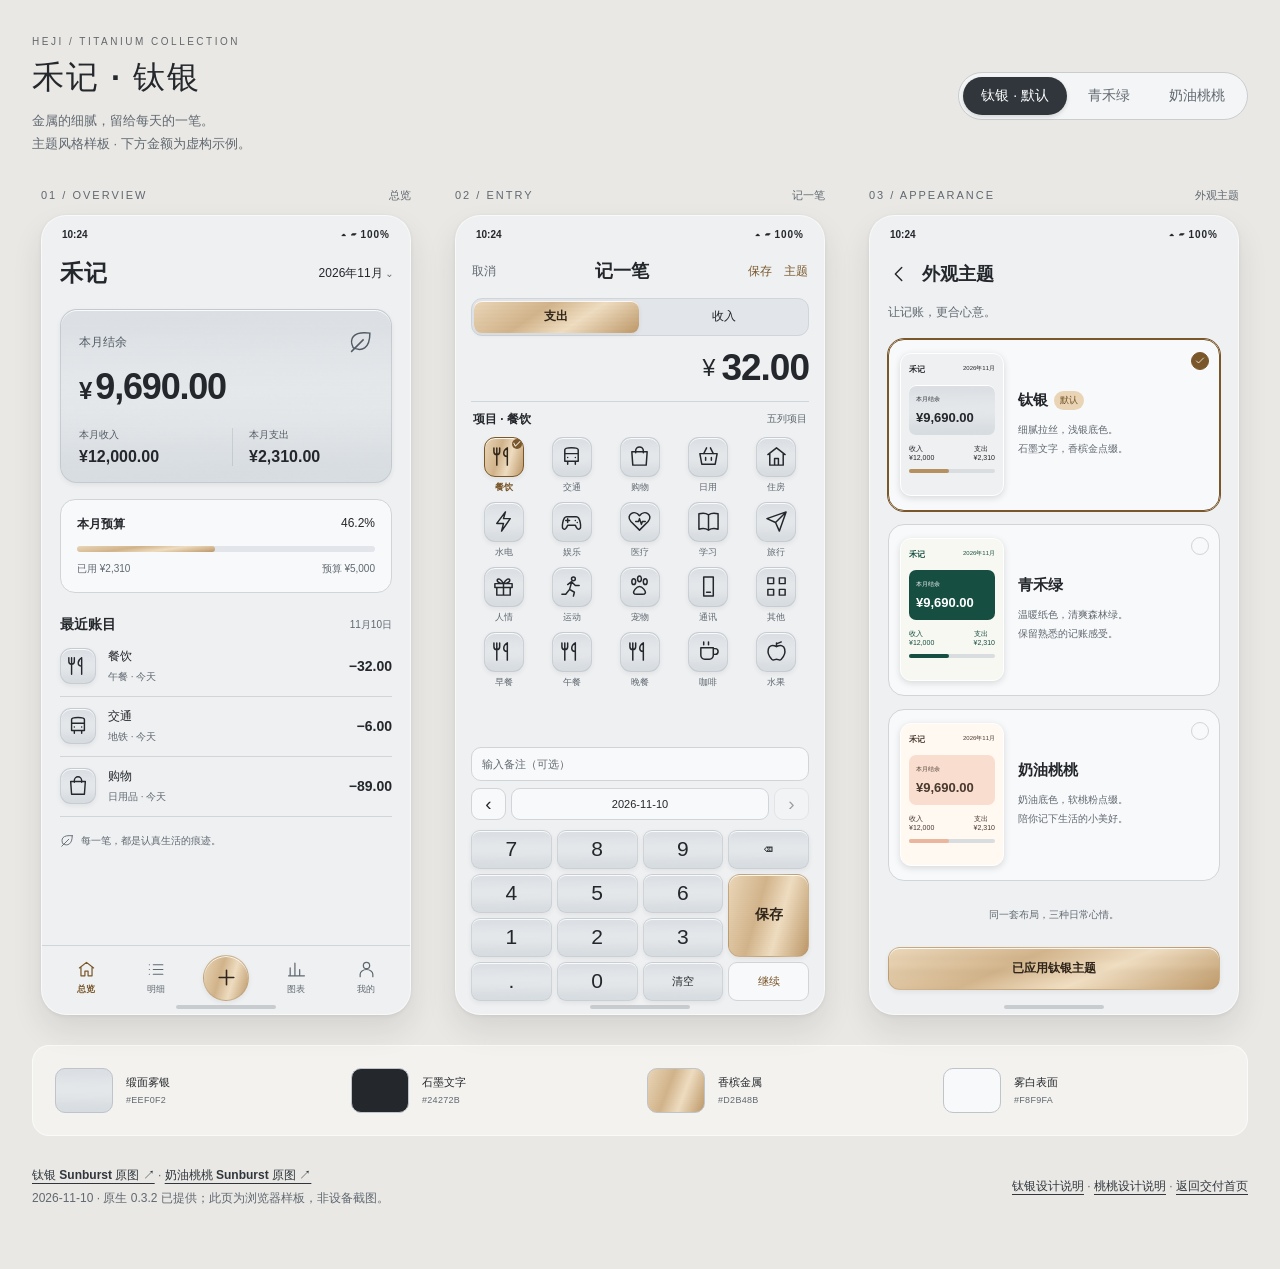
<file: design/themes/preview.html>
<!doctype html>
<html lang="zh-CN" data-theme="titanium">
<head>
<meta charset="utf-8">
<meta name="viewport" content="width=device-width,initial-scale=1">
<meta name="color-scheme" content="light">
<title>禾记 · 主题风格样板</title>
<style>
:root{--page:#eef0f2;--surface:#f8f9fa;--ink:#24272b;--muted:#606870;--line:#d0d5da;--accent:#7a572a;--soft:#e2e5e9;--on-primary:#30251a;--metal:url('../../app/src/main/res/drawable-nodpi/material_titanium.png') center/100% 100%;--primary:linear-gradient(115deg,#ead6b8,#d2b48b 38%,#efddc1 63%,#bd9868);--glint:rgba(255,255,255,.85);--shadow:0 3px 7px #24272b16,inset 0 1px 0 var(--glint);--grain:0;--card-ink:#24272b;--card-muted:#515b64}
:root[data-theme="sage"]{--page:#f7f8f2;--surface:#fff;--ink:#253b34;--muted:#67766d;--line:#e0e5d9;--accent:#174e42;--soft:#e6eddf;--on-primary:#fff;--metal:#174e42;--primary:#174e42;--glint:transparent;--shadow:none;--grain:0;--card-ink:#fff;--card-muted:#d0e1d8}
:root[data-theme="peach"]{--page:#fff9f2;--surface:#fffdfa;--ink:#49392f;--muted:#7d6a5b;--line:#ebdcd0;--accent:#9b5145;--soft:#f7e5dc;--on-primary:#49392f;--metal:#f6e5d9;--primary:#f5c4b4;--glint:#fff8;--shadow:0 2px 5px #9b6d4a0c,inset 0 1px 0 var(--glint);--grain:0;--card-ink:#49392f;--card-muted:#7d6a5b}
.peach-mascot{display:none;width:40px;height:32px}:root[data-theme="peach"] .peach-mascot{display:block}:root[data-theme="peach"] .balance .leaf{display:none}:root[data-theme="peach"] .balance{background:#f9ded0;border-color:#f3cfbb;border-radius:22px}:root[data-theme="peach"] .category .icon-tile{border-color:#ead9ca;background:#f8ecdf;border-radius:13px}:root[data-theme="peach"] .category:nth-child(3n) .icon-tile{background:#e7efdf}:root[data-theme="peach"] .category[aria-pressed="true"] .icon-tile{background:#f5c4b4;border:1.5px solid #9b5145}:root[data-theme="peach"] .key-continue{background:#f6dfc0}:root[data-theme="peach"] .number{background:#fffdfa;border-color:#eddfd1}:root[data-theme="peach"] body{background:#f6eee6}
*{box-sizing:border-box}body{margin:0;color:var(--ink);background:#e9e8e5;font-family:"Segoe UI","Microsoft YaHei",sans-serif;font-size:14px;-webkit-font-smoothing:antialiased}button,input{font:inherit}button{color:inherit;cursor:pointer}button:focus-visible,a:focus-visible,input:focus-visible{outline:3px solid #5377ac;outline-offset:3px}button{border:0}a{color:inherit;text-underline-offset:4px}svg{width:22px;height:22px;flex-shrink:0;vertical-align:middle}main{max-width:1296px;margin:auto;padding:36px 32px 60px}.board-head{display:flex;align-items:center;justify-content:space-between;gap:20px;flex-wrap:wrap}.eyebrow{font-size:10px;letter-spacing:2.5px;color:#64686b}.board-head h1{font-size:32px;font-weight:550;letter-spacing:2px;margin:9px 0;color:#24272b}.intro{font-size:13px;color:#606870;line-height:1.8;margin:0}.theme-toggle{display:flex;padding:4px;border:1px solid #c9cdd0;border-radius:30px;background:#f4f5f6;gap:3px}.theme-toggle button{border-radius:25px;padding:10px 18px;color:#606870;background:transparent}.theme-toggle button[aria-pressed="true"]{background:#30363c;color:white;box-shadow:0 2px 4px #0002}.stage{display:grid;grid-template-columns:repeat(3,minmax(0,1fr));gap:26px;margin-top:32px}.frame-label{display:flex;align-items:center;justify-content:space-between;font-size:11px;color:#606870;margin:0 auto 12px;max-width:370px}.frame-label span:first-child{letter-spacing:2px}.screen{width:100%;max-width:370px;height:800px;background:var(--page);border:1px solid #fff9;border-radius:25px;box-shadow:0 15px 30px #24272b1a,0 1px 4px #0001;overflow:hidden;margin:auto;display:flex;flex-direction:column;position:relative}.status{display:flex;justify-content:space-between;padding:13px 20px 8px;font-size:10px;font-weight:600;color:var(--ink)}.status span:last-child{letter-spacing:1px}.screen-content{padding:10px 18px 0;flex:1;min-height:0}.app-header{display:flex;align-items:center;justify-content:space-between;gap:10px;margin-bottom:20px}.app-header h2{font-size:23px;font-weight:650;margin:0;letter-spacing:1px}.month{font-size:12px;white-space:nowrap}.leaf{width:25px;height:25px;stroke-width:1.4}.metal{position:relative;isolation:isolate;background:var(--metal);box-shadow:var(--shadow);border:1px solid #aeb6be80}.metal::before,.primary::before,.icon-tile::before,.number::before{content:"";position:absolute;inset:0;border-radius:inherit;pointer-events:none;background:repeating-linear-gradient(0deg,transparent 0 1px,#ffffff70 1px 2px,#1c2b3c0d 2px 3px);opacity:var(--grain);z-index:-1}.balance{border-radius:17px;padding:20px 18px 16px;color:var(--card-ink)}.card-top{display:flex;align-items:center;justify-content:space-between;font-size:12px;color:var(--card-muted)}.balance-value{font-size:36px;letter-spacing:-1.2px;font-variant-numeric:tabular-nums;font-weight:650;margin:11px 0 20px;white-space:nowrap}.balance-value small{font-size:24px;letter-spacing:0;margin-right:3px}.balance-stats{display:grid;grid-template-columns:1fr 1fr;gap:12px}.balance-stats>div+div{border-left:1px solid #7f8b933b;padding-left:16px}.balance-stats span{display:block;color:var(--card-muted);font-size:10px;margin-bottom:6px}.balance-stats strong{font-size:16px;font-weight:600;font-variant-numeric:tabular-nums}.budget{margin-top:16px;padding:16px;background:var(--surface);border-radius:15px;border:1px solid var(--line)}.budget-header{display:flex;justify-content:space-between;font-size:12px}.budget-header b{font-weight:600}.progress{height:6px;background:var(--soft);border-radius:4px;margin:13px 0 10px;overflow:hidden}.progress i{display:block;height:100%;width:46.2%;background:var(--primary);border-radius:inherit}.budget-footer{display:flex;justify-content:space-between;font-size:10px;color:var(--muted)}.section-heading{display:flex;align-items:center;justify-content:space-between;margin:23px 0 3px;font-size:14px;font-weight:600}.section-heading small{font-size:10px;font-weight:400;color:var(--muted)}.entry-row{display:flex;gap:12px;align-items:center;min-height:60px;padding:8px 0;border-bottom:1px solid var(--line)}.entry-row .icon-tile{width:36px;height:36px;border-radius:11px;flex-shrink:0}.entry-row .row-copy{flex:1}.row-copy b{display:block;font-size:12px;font-weight:550}.row-copy span{display:block;font-size:10px;color:var(--muted);margin-top:5px}.entry-row strong{font-size:14px;font-weight:550;font-variant-numeric:tabular-nums}.daily-note{color:var(--muted);font-size:10px;margin:17px 0;display:flex;align-items:center;gap:7px}.daily-note svg{width:14px;height:14px}.nav{display:grid;grid-template-columns:repeat(5,1fr);align-items:center;padding:9px 9px 13px;border-top:1px solid var(--line)}.nav-item{display:flex;flex-direction:column;align-items:center;gap:4px;font-size:9px;color:var(--muted)}.nav-item svg{width:19px;height:19px}.nav-item.active{color:var(--accent);font-weight:650}.primary{position:relative;isolation:isolate;background:var(--primary);border:1px solid #b3956d80;color:var(--on-primary);box-shadow:var(--shadow);font-weight:600;border-radius:12px}.add-round{width:46px;height:46px;border-radius:50%;display:grid;place-items:center;justify-self:center}.add-round svg{width:25px;height:25px}.home-indicator{height:4px;width:100px;background:var(--ink);opacity:.18;border-radius:9px;position:absolute;bottom:5px;left:calc(50% - 50px)}
.entry-content{padding:7px 15px 13px;display:flex;flex:1;min-height:0;flex-direction:column}.entry-header{display:flex;align-items:center;justify-content:space-between;padding:3px 1px 13px}.entry-header h2{font-size:18px;font-weight:600;margin:0}.text-action{font-size:12px;color:var(--accent);background:transparent;padding:5px 0}.text-action.cancel{color:var(--muted)}.type-switch{display:grid;grid-template-columns:1fr 1fr;border:1px solid var(--line);padding:2px;background:var(--soft);border-radius:11px;gap:3px}.type-switch button{height:32px;background:transparent;border-radius:8px;font-size:12px}.type-switch button[aria-pressed="true"]{background:var(--primary);box-shadow:var(--shadow);color:var(--on-primary);font-weight:600}.amount{display:flex;justify-content:flex-end;align-items:center;gap:6px;height:66px;border-bottom:1px solid var(--line);font-variant-numeric:tabular-nums}.amount span{font-size:23px}.amount output{font-size:37px;letter-spacing:-1px;font-weight:600}.category-title{display:flex;justify-content:space-between;align-items:center;margin:9px 2px;font-size:12px;font-weight:600}.category-title small{font-size:10px;font-weight:400;color:var(--muted)}.category-grid{display:grid;grid-template-columns:repeat(5,minmax(0,1fr));gap:8px 3px;align-content:start;flex:1;min-height:0;overflow:auto;scrollbar-width:thin;padding-bottom:5px}.category{display:flex;flex-direction:column;align-items:center;gap:4px;background:transparent;min-height:56px;padding:0;font-size:9px;color:var(--muted)}.icon-tile{display:flex;position:relative;isolation:isolate;align-items:center;justify-content:center;width:40px;height:40px;border-radius:11px;background:var(--metal);box-shadow:var(--shadow);border:1px solid #adb5bd70;color:var(--ink)}:root[data-theme="sage"] .icon-tile{background:var(--soft);border:0;color:var(--accent)}.category[aria-pressed="true"]{color:var(--accent);font-weight:650}.category[aria-pressed="true"] .icon-tile{background:var(--primary);color:var(--on-primary);border-color:var(--accent)}.category[aria-pressed="true"] .icon-tile::after{content:"✓";position:absolute;right:1px;top:1px;width:10px;height:10px;display:grid;place-items:center;background:var(--accent);color:#fff;border-radius:50%;font-size:8px}.category svg{width:23px;height:23px}.entry-footer{padding-top:8px}.note-history{display:flex;gap:6px;overflow-x:auto;padding:0 0 7px;scrollbar-width:thin}.note-history[hidden]{display:none}.note-chip{border:1px solid var(--line);border-radius:9px;background:var(--soft);padding:6px 9px;white-space:nowrap;font-size:10px;color:var(--accent)}.note-input{width:100%;height:34px;border:1px solid var(--line);border-radius:10px;background:var(--surface);color:var(--ink);padding:0 10px;font-size:11px}.note-input::placeholder{color:var(--muted)}.date-row{display:grid;grid-template-columns:35px 1fr 35px;gap:5px;margin-top:7px;align-items:center;font-size:11px;text-align:center}.date-row button,.date-row time{border:1px solid var(--line);background:var(--surface);border-radius:9px;min-height:32px;display:grid;place-items:center}.date-row button{font-size:19px}.keypad{display:grid;grid-template-columns:repeat(4,1fr);grid-template-rows:repeat(4,39px);gap:5px;margin-top:10px}.number{position:relative;isolation:isolate;background:var(--metal);color:var(--ink);box-shadow:var(--shadow);border:1px solid #adb5bd60;border-radius:9px;font-size:21px;font-variant-numeric:tabular-nums}:root[data-theme="sage"] .number{background:var(--surface);border:1px solid var(--line);color:var(--ink)}.number.small{font-size:11px}.erase{grid-column:4;grid-row:1;font-size:17px}.key-save{grid-column:4;grid-row:2/4;font-size:14px}.key-continue{grid-column:4;grid-row:4;font-size:11px;background:var(--surface);border:1px solid var(--line);border-radius:9px;color:var(--accent)}
.theme-content{padding:8px 18px 24px;display:flex;flex-direction:column;flex:1}.theme-content header{display:flex;align-items:center;gap:12px;margin:6px 0 18px}.theme-content h2{font-size:18px;margin:0;font-weight:600}.theme-copy{font-size:12px;color:var(--muted);margin:0 0 18px}.theme-card{display:flex;gap:14px;align-items:center;position:relative;padding:13px 11px;width:100%;border:1px solid var(--line);border-radius:16px;margin-bottom:13px;text-align:left;background:var(--surface);min-height:172px}.theme-card[aria-pressed="true"]{outline:1px solid var(--accent);border-color:var(--accent)}.theme-card .theme-meta{flex:1;padding-right:10px}.theme-name{display:flex;align-items:center;gap:6px;font-size:15px;font-weight:650}.default-badge{font-size:9px;color:#715123;background:#e9d4b5;padding:3px 6px;border-radius:12px;font-weight:400}.theme-card p{font-size:10px;line-height:1.9;color:var(--muted);margin-bottom:0}.check-ring{position:absolute;right:10px;top:12px;width:18px;height:18px;border-radius:50%;border:1px solid var(--line);display:grid;place-items:center;color:transparent}.theme-card[aria-pressed="true"] .check-ring{background:var(--accent);border-color:var(--accent);color:#fff}.check-ring svg{width:12px;height:12px}.mini{flex-shrink:0;width:104px;height:143px;border-radius:11px;padding:10px 8px;background:#eef0f2;color:#24272b;box-shadow:0 2px 7px #0002;border:1px solid white}.mini.green{background:#f7f8f2;color:#174e42}.mini-head{font-size:8px;font-weight:650;display:flex;justify-content:space-between;margin-bottom:10px}.mini-head span{font-size:6px;font-weight:400}.mini-balance{display:block;border-radius:7px;padding:10px 7px;background:url('../../app/src/main/res/drawable-nodpi/material_titanium.png') center/100% 100%;box-shadow:inset 0 1px white}.green .mini-balance{background:#174e42;color:#fff;box-shadow:none}.mini-balance span{display:block;font-size:6px;margin-bottom:5px}.mini-balance strong{font-size:13px;font-weight:600}.mini-numbers{display:flex;justify-content:space-between;font-size:7px;margin-top:9px}.mini-budget{display:block;margin-top:8px;height:4px;border-radius:3px;background:#d9dddf}.mini-budget i{display:block;width:46.2%;height:100%;background:#b59060;border-radius:3px}.green .mini-budget i{background:#174e42}.components-label{font-size:11px;padding-top:17px;margin:8px 0 16px;border-top:1px solid var(--line);color:var(--muted)}.components{display:flex;align-items:center;gap:20px;padding:0 10px}.components .primary{height:40px;flex:1;font-size:13px;display:grid;place-items:center}.theme-applied{margin-top:auto;padding:12px 9px;text-align:center;font-size:12px}.theme-hint{font-size:10px;text-align:center;color:var(--muted);margin:12px 0 15px;line-height:1.7}.materials{display:grid;grid-template-columns:repeat(4,1fr);gap:14px;margin-top:30px;padding:22px;background:#f7f7f4b3;border:1px solid #ffffff8f;border-radius:17px}.material{display:flex;align-items:center;gap:13px}.swatch{width:58px;height:45px;border-radius:10px;border:1px solid #bdc4ca;flex-shrink:0}.swatch.silver{background:url('../../app/src/main/res/drawable-nodpi/material_titanium.png') center/100% 100%}.swatch.graphite{background:#24272b}.swatch.gold{background:url('../../app/src/main/res/drawable-nodpi/material_champagne.png') center/100% 100%}.swatch.ivory{background:#f8f9fa}.material b{display:block;font-size:11px;color:#24272b;font-weight:550}.material span{font-size:9px;color:#606870;letter-spacing:.3px}.reference{margin-top:28px;color:#606870;display:flex;justify-content:space-between;gap:20px;align-items:center;font-size:12px;line-height:1.9}.reference a{font-weight:550;color:#30363c}.toast{position:fixed;bottom:25px;left:50%;transform:translate(-50%,15px);background:#24272bf2;color:white;border-radius:12px;padding:13px 20px;max-width:calc(100% - 32px);font-size:12px;opacity:0;pointer-events:none;transition:opacity .15s,transform .15s;z-index:10;white-space:nowrap}.toast.visible{opacity:1;transform:translate(-50%,0)}
@media(max-width:1080px){main{padding:28px 22px}.stage{gap:16px}.screen-content{padding-left:14px;padding-right:14px}.balance-value{font-size:32px}.balance-stats strong{font-size:14px}.theme-content{padding-left:13px;padding-right:13px}.theme-card{gap:10px}.mini{width:92px}.theme-name{font-size:13px}.theme-card p{font-size:9px}.materials{grid-template-columns:repeat(2,1fr)}}
@media(max-width:940px){main{max-width:580px;padding:25px 18px 40px}.stage{grid-template-columns:1fr;gap:30px}.board-head h1{font-size:28px}.theme-toggle{margin-top:4px}.screen-content{padding-left:18px;padding-right:18px}.balance-value{font-size:36px}.balance-stats strong{font-size:16px}.theme-content{padding-left:18px;padding-right:18px}.theme-card{gap:14px}.mini{width:104px}.theme-name{font-size:15px}.theme-card p{font-size:10px}.materials{padding:17px;gap:18px 12px}.swatch{width:42px;height:40px}.material{gap:9px}.material span{font-size:8px}.reference{display:block}.reference div+div{margin-top:10px}.frame-label{max-width:370px}.toast{white-space:normal;text-align:center;min-width:220px}}
@media(prefers-reduced-motion:reduce){*{scroll-behavior:auto!important;transition:none!important}}
</style>
<link rel="stylesheet" href="theme-tokens.css">
</head>
<body>
<main>
  <header class="board-head">
    <div><div class="eyebrow" id="collection-name">HEJI / TITANIUM COLLECTION</div><h1 id="board-title">禾记 · 钛银</h1><p class="intro"><span id="theme-description">金属的细腻，留给每天的一笔。</span><br>主题风格样板 · 下方金额为虚构示例。</p></div>
    <div class="theme-toggle" role="group" aria-label="切换样板主题"><button type="button" data-theme-choice="titanium" aria-pressed="true">钛银 · 默认</button><button type="button" data-theme-choice="sage" aria-pressed="false">青禾绿</button><button type="button" data-theme-choice="peach" aria-pressed="false">奶油桃桃</button></div>
  </header>
  <section class="stage" aria-label="三个主要页面的主题预览">
    <article class="frame"><div class="frame-label"><span>01 / OVERVIEW</span><span>总览</span></div><div class="screen">
      <div class="status"><span>10:24</span><span>▴ ▰ 100%</span></div>
      <div class="screen-content">
        <header class="app-header"><h2>禾记</h2><span class="month">2026年11月 ⌄</span></header>
        <section class="balance metal" aria-label="本月收支示例"><div class="card-top">本月结余<svg class="leaf" viewBox="0 0 24 24" fill="none" stroke="currentColor"><path d="M21 3C4 1 1 9 5 17c8 4 16 1 16-14ZM3 21 15 9"/></svg><img class="peach-mascot" src="../../app/src/main/res/drawable-nodpi/peach_mascot.png" alt=""></div><div class="balance-value"><small>¥</small>9,690.00</div><div class="balance-stats"><div><span>本月收入</span><strong>¥12,000.00</strong></div><div><span>本月支出</span><strong>¥2,310.00</strong></div></div></section>
        <section class="budget"><div class="budget-header"><b>本月预算</b><span>46.2%</span></div><div class="progress"><i></i></div><div class="budget-footer"><span>已用 ¥2,310</span><span>预算 ¥5,000</span></div></section>
        <div class="section-heading">最近账目<small>11月10日</small></div><div id="recent-entries"></div><p class="daily-note"><span data-icon="leaf"></span>每一笔，都是认真生活的痕迹。</p>
      </div>
      <nav class="nav" aria-label="总览导航预览"><span class="nav-item active"><span data-icon="home"></span>总览</span><span class="nav-item"><span data-icon="list"></span>明细</span><button class="add-round primary" id="jump-entry" aria-label="前往记一笔样板"><span data-icon="plus"></span></button><span class="nav-item"><span data-icon="chart"></span>图表</span><span class="nav-item"><span data-icon="user"></span>我的</span></nav><div class="home-indicator"></div>
    </div></article>
    <article class="frame" id="entry-frame"><div class="frame-label"><span>02 / ENTRY</span><span>记一笔</span></div><div class="screen">
      <div class="status"><span>10:24</span><span>▴ ▰ 100%</span></div>
      <div class="entry-content">
        <header class="entry-header"><button type="button" class="text-action cancel" id="reset-entry">取消</button><h2>记一笔</h2><span style="display:flex;gap:12px"><button type="button" class="text-action" id="header-save">保存</button><button type="button" class="text-action" id="entry-theme">主题</button></span></header>
        <div class="type-switch" role="group" aria-label="示例收支类型"><button type="button" data-entry-type="expense" aria-pressed="true">支出</button><button type="button" data-entry-type="income" aria-pressed="false">收入</button></div>
        <div class="amount" aria-label="金额"><span>¥</span><output id="amount">32.00</output></div>
        <div class="category-title"><span>项目 · <span id="selected-category">餐饮</span></span><small>五列项目</small></div><div class="category-grid" id="categories" role="group" aria-label="示例记账项目"></div>
        <div class="entry-footer"><div class="note-history" id="note-history" aria-label="历史备注，左右滑动选择" hidden></div><input class="note-input" id="note" maxlength="100" placeholder="输入备注（可选）" aria-label="备注，点击展开历史候选"><div class="date-row"><button type="button" id="previous-day" aria-label="前一天">‹</button><time id="date" datetime="2026-11-10">2026-11-10</time><button type="button" id="next-day" aria-label="后一天">›</button></div></div>
        <div class="keypad" id="keypad" aria-label="APP 数字键盘预览"></div>
      </div><div class="home-indicator"></div>
    </div></article>
    <article class="frame" id="appearance-frame"><div class="frame-label"><span>03 / APPEARANCE</span><span>外观主题</span></div><div class="screen">
      <div class="status"><span>10:24</span><span>▴ ▰ 100%</span></div>
      <div class="theme-content"><header><span data-icon="back"></span><h2>外观主题</h2></header><p class="theme-copy">让记账，更合心意。</p>
        <button type="button" class="theme-card" data-theme-choice="titanium" aria-pressed="true"><span class="mini"><span class="mini-head">禾记<span>2026年11月</span></span><span class="mini-balance"><span>本月结余</span><strong>¥9,690.00</strong></span><span class="mini-numbers"><span>收入<br>¥12,000</span><span>支出<br>¥2,310</span></span><span class="mini-budget"><i></i></span></span><span class="theme-meta"><span class="theme-name">钛银<span class="default-badge">默认</span></span><p>细腻拉丝，浅银底色。<br>石墨文字，香槟金点缀。</p></span><span class="check-ring" data-icon="check"></span></button>
        <button type="button" class="theme-card" data-theme-choice="sage" aria-pressed="false"><span class="mini green"><span class="mini-head">禾记<span>2026年11月</span></span><span class="mini-balance"><span>本月结余</span><strong>¥9,690.00</strong></span><span class="mini-numbers"><span>收入<br>¥12,000</span><span>支出<br>¥2,310</span></span><span class="mini-budget"><i></i></span></span><span class="theme-meta"><span class="theme-name">青禾绿</span><p>温暖纸色，清爽森林绿。<br>保留熟悉的记账感受。</p></span><span class="check-ring" data-icon="check"></span></button>
        <button type="button" class="theme-card" data-theme-choice="peach" aria-pressed="false"><span class="mini" style="background:#fff9f2;color:#49392f"><span class="mini-head">禾记<span>2026年11月</span></span><span class="mini-balance" style="background:#f9ded0;box-shadow:none"><span>本月结余</span><strong>¥9,690.00</strong></span><span class="mini-numbers"><span>收入<br>¥12,000</span><span>支出<br>¥2,310</span></span><span class="mini-budget"><i style="background:#eab69d"></i></span></span><span class="theme-meta"><span class="theme-name">奶油桃桃</span><p>奶油底色，软桃粉点缀。<br>陪你记下生活的小美好。</p></span><span class="check-ring" data-icon="check"></span></button>
        <p class="theme-hint">同一套布局，三种日常心情。</p><div class="primary theme-applied" id="theme-applied" role="status">已应用钛银主题</div>
      </div><div class="home-indicator"></div>
    </div></article>
  </section>
  <section class="materials" aria-label="钛银材质与色彩"><div class="material"><i class="swatch silver"></i><div><b>缎面雾银</b><span>#EEF0F2</span></div></div><div class="material"><i class="swatch graphite"></i><div><b>石墨文字</b><span>#24272B</span></div></div><div class="material"><i class="swatch gold"></i><div><b>香槟金属</b><span>#D2B48B</span></div></div><div class="material"><i class="swatch ivory"></i><div><b>雾白表面</b><span>#F8F9FA</span></div></div></section>
  <footer class="reference"><div><a href="titanium/sunburst-styleboard.png">钛银 Sunburst 原图 ↗</a> · <a href="peach/sunburst-styleboard.png">奶油桃桃 Sunburst 原图 ↗</a><br>2026-11-10 · 原生 0.3.2 已提供；此页为浏览器样板，非设备截图。</div><div><a href="titanium/README.md">钛银设计说明</a> · <a href="peach/README.md">桃桃设计说明</a> · <a href="../../index.html">返回交付首页</a></div></footer>
</main><div class="toast" id="toast" role="status" aria-live="polite"></div>
<script>
'use strict';
const paths={home:'M3 10 12 3l9 7M5 9v11h5v-6h4v6h5V9',list:'M8 6h12M8 12h12M8 18h12M3 6h.01M3 12h.01M3 18h.01',chart:'M4 20V10M10 20V4M16 20v-8M22 20H2',user:'M16 7a4 4 0 1 1-8 0 4 4 0 0 1 8 0ZM4 21v-3a8 6 0 0 1 16 0v3',plus:'M12 5v14M5 12h14',back:'m15 5-7 7 7 7',food:'M5 3v7M2 3v4a3 3 0 0 0 6 0V3M5 10v11M16 3v18M16 3c-5 3-5 9 0 9',bus:'M5 17h14V5c0-3-14-3-14 0v12ZM5 9h14M8 17v3M16 17v3M8 13h.01M16 13h.01',bag:'M4 7h16l-1 14H5L4 7ZM8 8V6a4 4 0 0 1 8 0v2',basket:'M3 9h18l-2 11H5L3 9ZM7 9l3-6M17 9l-3-6M9 13v3M15 13v3',bolt:'m14 2-9 12h7l-2 8 9-13h-7l2-7',game:'M7 7h10c4 0 6 12 3 13-2 1-4-4-4-4H8s-2 5-4 4C1 19 3 7 7 7ZM6 11h4M8 9v4M16 11h.01M18 13h.01',heart:'M12 21 3 12C-3 5 7-1 12 6c5-7 15-1 9 6l-9 9ZM8 12h3l1-3 2 6 1-3h3',book:'M12 5c-3-2-6-2-10-1v16c4-1 7-1 10 1 3-2 6-2 10-1V4c-4-1-7-1-10 1ZM12 5v16',plane:'m22 2-7 20-4-9L2 9 22 2ZM11 13 22 2',gift:'M3 9h18v4H3V9ZM5 13v8h14v-8M12 9v12M12 9C1 9 6-2 12 9ZM12 9C23 9 18-2 12 9Z',grid:'M3 3h6v6H3zM15 3h6v6h-6zM3 15h6v6H3zM15 15h6v6h-6z',wallet:'M3 7V4h16v3M3 7h18v14H3V7ZM21 11h-6v5h6M17 13.5h.01',leaf:'M21 3C4 1 1 9 5 17c8 4 16 1 16-14ZM3 21 15 9',check:'m5 12 4 4L19 6',house:'m3 10 9-7 9 7M5 9v12h14V9M10 21v-7h4v7',coffee:'M4 8h13v8a4 4 0 0 1-4 4H8a4 4 0 0 1-4-4V8ZM17 9h2a3 3 0 0 1 0 6h-2M7 2v3M12 2v3',phone:'M7 2h10v20H7zM10 18h4',paw:'M12 12c-3 0-7 5-6 7s4 1 6 1 5 1 6-1-3-7-6-7ZM4 7a2 3 0 1 0 4 0 2 3 0 1 0-4 0M10 4a2 3 0 1 0 4 0 2 3 0 1 0-4 0M16 7a2 3 0 1 0 4 0 2 3 0 1 0-4 0',sport:'M16 4a2 2 0 1 1-4 0 2 2 0 0 1 4 0ZM8 10l4-3 4 4h4M12 8l-2 7 5 3-1 4M10 15l-4 5H2',fruit:'M12 7C2 2 1 14 7 20c2 2 3 0 5 0s3 2 5 0C23 14 22 2 12 7ZM12 7V3m0 1 5-2'};
const icon=name=>`<svg viewBox="0 0 24 24" fill="none" stroke="currentColor" stroke-width="1.55" stroke-linecap="round" stroke-linejoin="round" aria-hidden="true"><path d="${paths[name]||paths.grid}"/></svg>`;
document.querySelectorAll('[data-icon]').forEach(el=>el.innerHTML=icon(el.dataset.icon));
const recent=[['food','餐饮','午餐','32.00'],['bus','交通','地铁','6.00'],['bag','购物','日用品','89.00']];
document.getElementById('recent-entries').innerHTML=recent.map(([ic,name,note,amount])=>`<div class="entry-row"><span class="icon-tile">${icon(ic)}</span><span class="row-copy"><b>${name}</b><span>${note} · 今天</span></span><strong>−${amount}</strong></div>`).join('');
const THEME_KEY='heji-theme-study-v1';
const themeInfo={titanium:{name:'钛银',collection:'TITANIUM COLLECTION',description:'金属的细腻，留给每天的一笔。',materials:[['缎面雾银','#EEF0F2'],['石墨文字','#24272B'],['香槟金属','#D2B48B'],['雾白表面','#F8F9FA']]},sage:{name:'青禾绿',collection:'SAGE COLLECTION',description:'熟悉的森林绿，温柔记录日常。',materials:[['暖纸底色','#F7F8F2'],['森林绿','#174E42'],['鼠尾草绿','#E6EDDF'],['纯白表面','#FFFFFF']]},peach:{name:'奶油桃桃',collection:'PEACH & CREAM COLLECTION',description:'把生活的小美好，一笔一笔收藏。',materials:[['奶油白','#FFF9F2'],['可可文字','#49392F'],['柔桃粉','#F5C4B4'],['开心果绿','#DCE8D6']]}};
function applyTheme(theme,remember=true){if(!Object.hasOwn(themeInfo,theme))theme='titanium';const info=themeInfo[theme];document.documentElement.dataset.theme=theme;document.title=`禾记 · ${info.name}主题样板`;document.getElementById('board-title').textContent=`禾记 · ${info.name}`;document.getElementById('collection-name').textContent=`HEJI / ${info.collection}`;document.getElementById('theme-description').textContent=info.description;document.querySelectorAll('[data-theme-choice]').forEach(b=>b.setAttribute('aria-pressed',String(b.dataset.themeChoice===theme)));document.getElementById('theme-applied').textContent=`已应用${info.name}主题`;document.querySelectorAll('.material').forEach((el,i)=>{el.querySelector('b').textContent=info.materials[i][0];el.querySelector('span').textContent=info.materials[i][1];el.querySelector('.swatch').style.background=theme==='titanium'&&(i===0||i===2)?'':info.materials[i][1];});if(remember){try{localStorage.setItem(THEME_KEY,theme);}catch{}location.hash=theme;}}
document.querySelectorAll('[data-theme-choice]').forEach(b=>b.addEventListener('click',()=>applyTheme(b.dataset.themeChoice)));
const initialHash=location.hash.slice(1);try{applyTheme(Object.hasOwn(themeInfo,initialHash)?initialHash:localStorage.getItem(THEME_KEY)||'titanium',false);}catch{applyTheme('titanium',false);}window.addEventListener('hashchange',()=>{const theme=location.hash.slice(1);if(Object.hasOwn(themeInfo,theme))applyTheme(theme,false);});
const expense=[['food','餐饮'],['bus','交通'],['bag','购物'],['basket','日用'],['house','住房'],['bolt','水电'],['game','娱乐'],['heart','医疗'],['book','学习'],['plane','旅行'],['gift','人情'],['sport','运动'],['paw','宠物'],['phone','通讯'],['grid','其他'],['food','早餐'],['food','午餐'],['food','晚餐'],['coffee','咖啡'],['fruit','水果']];
const income=[['wallet','工资'],['gift','奖金'],['book','兼职'],['grid','其他收入']];
let entryType='expense',selected='餐饮',amount='32.00',date='2026-11-10';
const note=document.getElementById('note'),history=document.getElementById('note-history');
const historyByCategory={餐饮:['午餐','晚餐','和朋友聚餐','公司附近的简餐'],交通:['地铁','公交','打车回家'],购物:['日用品','生活用品'],咖啡:['美式','拿铁','下午咖啡'],工资:['本月工资'],奖金:['季度奖金']};
function hideHistory(){history.hidden=true;}
function showHistory(){const values=historyByCategory[selected]||[];history.replaceChildren();for(const value of values){const b=document.createElement('button');b.type='button';b.className='note-chip';b.textContent=value;b.addEventListener('click',()=>{note.value=value;note.blur();hideHistory();});history.appendChild(b);}history.hidden=values.length===0;}
note.addEventListener('focus',showHistory);note.addEventListener('click',showHistory);note.addEventListener('keydown',e=>{if(e.key==='Enter'||e.key==='Escape'){note.blur();hideHistory();}});note.addEventListener('focusout',e=>{if(!history.contains(e.relatedTarget))hideHistory();});
function renderCategories(){const grid=document.getElementById('categories');grid.innerHTML=(entryType==='expense'?expense:income).map(([ic,name])=>`<button type="button" class="category" data-category="${name}" aria-pressed="${selected===name}"><span class="icon-tile">${icon(ic)}</span><span>${name}</span></button>`).join('');document.getElementById('selected-category').textContent=selected;grid.querySelectorAll('button').forEach(b=>b.addEventListener('click',()=>{selected=b.dataset.category;hideHistory();renderCategories();}));}
renderCategories();document.querySelectorAll('[data-entry-type]').forEach(b=>b.addEventListener('click',()=>{entryType=b.dataset.entryType;selected=entryType==='expense'?'餐饮':'工资';document.querySelectorAll('[data-entry-type]').forEach(v=>v.setAttribute('aria-pressed',String(v===b)));hideHistory();renderCategories();}));
const keys=['7','8','9','4','5','6','1','2','3','.','0','清空'];
document.getElementById('keypad').innerHTML=keys.map((key,i)=>`<button type="button" class="number ${key==='清空'?'small':''}" style="grid-column:${i%3+1};grid-row:${Math.floor(i/3)+1}" data-key="${key}">${key}</button>`).join('')+'<button type="button" class="number erase" data-key="backspace" aria-label="退格">⌫</button><button type="button" class="primary key-save" id="save">保存</button><button type="button" class="key-continue" id="continue">继续</button>';
function updateAmount(){document.getElementById('amount').textContent=amount||'0.00';}
document.querySelectorAll('[data-key]').forEach(b=>b.addEventListener('click',()=>{note.blur();hideHistory();const key=b.dataset.key;let next=amount;if(key==='清空')next='';else if(key==='backspace')next=next.slice(0,-1);else if(key==='.')next=next.includes('.')?next:(next||'0')+'.';else next+=key;if(next.length<=12&&/^\d{0,9}(\.\d{0,2})?$/.test(next)){amount=next;updateAmount();}}));
function renderDate(){const el=document.getElementById('date');el.textContent=date;el.dateTime=date;const next=document.getElementById('next-day');next.disabled=date>='2026-11-10';next.style.opacity=next.disabled?'.4':'1';}
function changeDay(delta){const value=new Date(date+'T12:00:00Z');value.setUTCDate(value.getUTCDate()+delta);const next=value.toISOString().slice(0,10);if(next<='2026-11-10'){date=next;renderDate();}hideHistory();}
document.getElementById('previous-day').addEventListener('click',()=>changeDay(-1));document.getElementById('next-day').addEventListener('click',()=>changeDay(1));renderDate();
let toastTimer;function toast(text){const el=document.getElementById('toast');el.textContent=text;el.classList.add('visible');clearTimeout(toastTimer);toastTimer=setTimeout(()=>el.classList.remove('visible'),2400);}
function save(keepGoing){if(!Number(amount)){toast('请输入金额');return;}note.blur();hideHistory();toast(keepGoing?'已记下这笔示例，继续记下一笔':'已记下这笔示例账目');if(keepGoing){amount='';note.value='';updateAmount();}}
document.getElementById('entry-theme').addEventListener('click',()=>document.getElementById('appearance-frame').scrollIntoView({block:'start'}));document.getElementById('save').addEventListener('click',()=>save(false));document.getElementById('header-save').addEventListener('click',()=>save(false));document.getElementById('continue').addEventListener('click',()=>save(true));document.getElementById('reset-entry').addEventListener('click',()=>{amount='32.00';note.value='';date='2026-11-10';updateAmount();renderDate();hideHistory();});document.getElementById('jump-entry').addEventListener('click',()=>document.getElementById('entry-frame').scrollIntoView({behavior:matchMedia('(prefers-reduced-motion:reduce)').matches?'auto':'smooth',block:'start'}));
document.addEventListener('pointerdown',e=>{if(e.target!==note&&!history.contains(e.target))hideHistory();});
</script>
</body>
</html>
</file>
<file: prototype/styles.css>
@charset "UTF-8";
:root{--paper:#f7f8f2;--green:#174e42;--ink:#253b34;--muted:#67766d;--line:#e6e9e0;--sage:#e6eddf;--danger:#b04435;font-family:Inter,"Segoe UI","Microsoft YaHei",sans-serif;color:var(--ink);background:#f0f1e9;font-synthesis:none;font-variant-numeric:tabular-nums}
*{box-sizing:border-box}body{margin:0}button,input,select,textarea{font:inherit}button,a,input,select{-webkit-tap-highlight-color:transparent}button{cursor:pointer;color:inherit}button{border:0;background:none}button:disabled{opacity:.45;cursor:not-allowed}a{color:inherit;text-decoration:none}button:focus-visible,a:focus-visible,input:focus-visible,select:focus-visible,textarea:focus-visible{outline:2px solid var(--green);outline-offset:3px}svg{width:22px;height:22px;flex-shrink:0}button svg{pointer-events:none}input,textarea,select{min-width:0;color:var(--ink)}.review-shell{max-width:1420px;min-height:100vh;margin:auto;padding:55px 65px 40px;display:grid;grid-template-columns:minmax(260px,1fr) 414px 235px;gap:64px;align-items:center}.intro{align-self:stretch;padding-top:12px;display:flex;flex-direction:column}.wordmark{display:flex;align-items:center;gap:12px;font-size:25px;font-weight:700;letter-spacing:3px}.brand-mark{width:40px;height:40px;background:var(--green);color:#fff;border-radius:13px;font-size:24px;display:grid;place-items:center;letter-spacing:0;font-family:serif}.wordmark small{font-size:11px;font-weight:500;letter-spacing:2px;color:var(--muted);margin-left:1px}.eyebrow,.section-kicker{font-size:10px;font-weight:600;letter-spacing:2px;color:var(--muted)}.eyebrow{margin-top:86px;margin-bottom:22px}.intro h1{font-size:39px;font-weight:500;line-height:1.5;letter-spacing:-1.5px;margin:0;white-space:nowrap}.intro-copy{font-size:14px;color:var(--muted);line-height:2.1;margin:20px 0 27px}.review-nav{max-width:272px}.review-nav button{width:100%;display:flex;align-items:center;text-align:left;font-size:13px;padding:13px 4px;border-bottom:1px solid #dce2d6;transition:padding .15s}.review-nav button:hover{padding-left:12px}.review-nav button span{font-size:10px;margin-right:20px;color:var(--muted)}.review-nav button b{margin-left:auto;font-weight:400}.review-nav button.active{color:var(--green);font-weight:700}.intro-footer{font-size:11px;line-height:2;color:var(--muted);margin-top:auto;padding-top:35px}.intro-footer a{display:inline-block;margin-top:7px;border-bottom:1px solid #bcc8b5}.live-dot{display:inline-block;width:6px;height:6px;background:#4d7b5e;border-radius:50%;margin-right:8px}.device-wrap{width:414px;text-align:center}.device{height:860px;width:414px;position:relative;overflow:hidden;border:8px solid #fff;border-radius:48px;background:var(--paper);box-shadow:0 25px 65px #2a48321c,0 0 0 1px #dfe4d7;display:flex;flex-direction:column;text-align:left}.device-caption{font-size:9px;letter-spacing:2px;color:#798779;display:block;margin-top:22px}.statusbar{height:34px;min-height:34px;display:flex;justify-content:space-between;align-items:center;padding:10px 25px 2px;font-size:12px;font-weight:650}.statusbar>div{display:flex;align-items:center;gap:6px}.statusbar svg{width:14px;height:13px}.signal{font-size:10px;letter-spacing:1px}.battery{width:21px;height:10px;border:1px solid #364a40;border-radius:3px;padding:1px;position:relative}.battery:before{content:"";display:block;background:#364a40;height:100%;width:85%;border-radius:1px}.battery:after{content:"";width:2px;height:4px;background:#364a40;position:absolute;right:-4px;top:2px}#app-header{padding:16px 22px 14px;display:flex;align-items:center;justify-content:space-between;min-height:72px}.app-title{font-size:23px;letter-spacing:1px;font-weight:650;display:flex;align-items:center;gap:8px}.app-title .leaf{width:25px;height:25px;background:var(--green);border-radius:13px 2px 13px 2px;display:grid;place-items:center;color:#fff;font-size:16px;font-family:serif}.header-sub{color:var(--muted);font-size:10px;letter-spacing:2px;margin-top:5px}.icon-button{width:44px;height:44px;display:grid;place-items:center;border-radius:50%}.icon-button:hover{background:var(--sage)}#app-main{padding:0 22px 20px;flex:1;overflow-y:auto;scrollbar-width:none}#app-main::-webkit-scrollbar,.sheet::-webkit-scrollbar{display:none}.month-row{display:flex;align-items:center;justify-content:space-between;margin:2px 0 17px}.month-select{font-size:13px;font-weight:600;display:flex;align-items:center;gap:9px;min-height:36px;padding:0}.month-select svg{width:14px;height:14px}.tiny-badge{font-size:10px;border-radius:14px;background:#e9eee3;color:#526b56;padding:5px 9px}.balance-card{background:var(--green);border-radius:24px;padding:24px;color:#fff;position:relative;overflow:hidden}.balance-card:before,.balance-card:after{content:"";position:absolute;width:150px;height:150px;border:1px solid #ffffff0d;border-radius:50%;right:-36px;top:-53px;pointer-events:none}.balance-card:after{width:180px;height:180px;right:-50px;top:-68px}.card-label{font-size:12px;letter-spacing:.5px;opacity:.76;display:flex;align-items:center;gap:8px}.balance-main{font-size:39px;font-weight:500;letter-spacing:-1.5px;margin:10px 0 23px;line-height:1.2;overflow-wrap:anywhere}.balance-main .currency{font-size:20px;letter-spacing:0;margin-right:5px}.balance-bottom{border-top:1px solid #ffffff25;padding-top:17px;display:grid;grid-template-columns:1fr 1fr;gap:12px}.balance-bottom label{font-size:11px;color:#d0e0d6;display:block;margin-bottom:7px}.balance-bottom strong{font-size:18px;font-weight:500;overflow-wrap:anywhere}.balance-bottom label span{font-size:13px;margin-right:5px}.section-title{display:flex;justify-content:space-between;align-items:center;margin:25px 0 13px}.section-title h2{font-size:16px;font-weight:650;margin:0}.text-button{font-size:11px;color:var(--muted);padding:5px 0;min-height:32px;display:flex;align-items:center;gap:3px}.text-button svg{width:13px;height:13px}.budget-preview{display:block;width:100%;background:#eaf0e3;border-radius:20px;padding:18px;text-align:left}.budget-top{display:flex;align-items:center;justify-content:space-between;font-size:12px}.budget-top strong{font-size:21px;font-weight:600;margin-left:6px}.budget-top small{font-size:11px;color:var(--muted)}.progress{height:6px;border-radius:8px;background:#d8e1d1;overflow:hidden;margin:14px 0 10px}.progress i{display:block;height:100%;background:var(--green);border-radius:8px}.progress.warn i{background:#c68a43}.progress.danger i{background:var(--danger)}.budget-meta{font-size:10px;color:#5d705b;display:flex;justify-content:space-between}.gentle-note{font-size:11px;color:var(--muted);display:flex;gap:7px;align-items:center;margin:12px 0 0}.gentle-note svg{width:14px;height:14px}.transaction{display:flex;gap:12px;align-items:center;width:100%;padding:13px 0;text-align:left;border-bottom:1px solid var(--line)}.cat-icon{width:40px;height:40px;min-width:40px;border-radius:14px;background:var(--sage);display:grid;place-items:center;color:var(--green)}.cat-icon svg{width:21px;height:21px}.transaction-body{flex:1;min-width:0}.transaction-title{font-size:13px;font-weight:600}.transaction-note{font-size:10px;color:var(--muted);margin-top:5px;white-space:nowrap;overflow:hidden;text-overflow:ellipsis;max-width:180px}.transaction-amount{font-size:15px;font-weight:600;white-space:nowrap}.positive{color:#33785b}.negative{color:var(--danger)}.day-heading{font-size:11px;color:var(--muted);display:flex;justify-content:space-between;margin:23px 0 0}.day-heading small{font-size:10px}#app-nav{display:grid;grid-template-columns:repeat(5,1fr);min-height:77px;padding:10px 12px 10px;background:#fffffff2;border-top:1px solid #eceee4;align-items:center}#app-nav button{font-size:10px;color:#7b877c;display:flex;align-items:center;justify-content:center;flex-direction:column;gap:5px;height:51px}#app-nav button.active{color:var(--green);font-weight:650}#app-nav button.active svg{stroke-width:2.2}#app-nav .add-nav{background:var(--green);color:#fff;width:50px;height:50px;border-radius:17px;justify-self:center;box-shadow:0 4px 10px #174e4220}#app-nav .add-nav svg{width:26px;height:26px}.home-indicator{height:9px;background:#fff;position:relative;flex-shrink:0}.home-indicator:after{content:"";position:absolute;width:106px;height:3px;border-radius:5px;background:#27382b;left:calc(50% - 53px);top:1px}.context-panel{margin-top:15px}.context-panel h2{font-size:21px;font-weight:500;line-height:1.7;margin:17px 0 13px;max-width:200px}.context-panel p{font-size:12px;color:var(--muted);line-height:2.1}.context-divider{height:1px;background:#d9dfd1;margin:32px 0}.context-panel ol{padding-left:17px;color:#596b5c;font-size:12px;line-height:2.9;margin-top:18px}.swatches{display:flex;gap:10px;margin:31px 0 20px}.swatches i{width:22px;height:22px;border-radius:50%;border:1px solid #00000008}.context-panel .small-note{font-size:10px;color:#7a867a}.concept-link{font-size:10px;color:#60705e;border-bottom:1px solid #bdc8b5;padding-bottom:4px;display:inline-block;margin-top:14px}.page-desc{font-size:12px;color:var(--muted);margin:0 0 20px;line-height:1.8}.search-box{display:flex;align-items:center;background:#fff;border:1px solid var(--line);border-radius:14px;padding:0 12px;gap:9px;margin-bottom:12px}.search-box svg{width:17px;height:17px;color:#7b887e}.search-box input{background:transparent;border:0;height:44px;width:100%;font-size:12px;outline:none}.filter-row{display:flex;gap:8px;align-items:center;margin-bottom:13px}.segmented{display:flex;background:#e9ede3;border-radius:12px;padding:4px;gap:3px}.segmented button{padding:8px 14px;font-size:12px;border-radius:9px;white-space:nowrap}.segmented button.selected{background:#fff;color:var(--green);font-weight:600;box-shadow:0 2px 5px #254a2a08}.filter-row .segmented{flex:1}.filter-row .segmented button{flex:1;padding:8px 10px}.filter-row select{font-size:11px;width:90px;height:39px;background:transparent;border:1px solid var(--line);border-radius:10px;padding:0 3px}.list-toolbar{display:flex;align-items:center;justify-content:space-between;font-size:10px;color:var(--muted)}.list-toolbar button{padding:6px 0;min-height:30px;color:var(--green)}.view-toggle{display:flex;gap:4px}.view-toggle button{width:34px;height:34px;display:grid;place-items:center;border-radius:9px}.view-toggle button svg{width:17px;height:17px}.view-toggle button.selected{background:var(--sage);color:var(--green)}.empty{padding:35px 12px;text-align:center;color:var(--muted);font-size:12px;line-height:1.9}.empty .empty-icon{width:65px;height:65px;background:var(--sage);border-radius:23px;display:grid;place-items:center;margin:0 auto 14px}.empty h3{color:var(--ink);font-size:15px}.primary{background:var(--green);color:white;border-radius:13px;padding:14px 18px;font-size:13px;min-height:48px;font-weight:600}.secondary{border:1px solid var(--line);border-radius:13px;padding:14px 18px;font-size:13px;min-height:48px}.full{width:100%}.empty .primary{margin-top:10px}.calendar{background:#fff;border:1px solid var(--line);border-radius:17px;padding:12px 8px;margin:14px 0}.calendar-grid{display:grid;grid-template-columns:repeat(7,minmax(0,1fr));gap:3px}.calendar-grid .weekday{font-size:10px;text-align:center;color:var(--muted);padding:5px 0 10px}.calendar-day{min-height:47px;display:flex;flex-direction:column;align-items:center;justify-content:center;gap:4px;border-radius:10px;font-size:12px;padding:4px 0}.calendar-day small{font-size:8px;max-width:100%;overflow:hidden;line-height:1.1}.calendar-day.today{box-shadow:inset 0 0 0 1px #b4c5aa}.calendar-day.selected{background:var(--green);color:white}.calendar-day.selected small{color:#dfeedd}.chart-card{background:#fff;border:1px solid var(--line);border-radius:22px;padding:21px;margin-top:15px}.chart-card-title{font-size:12px;font-weight:600;display:flex;align-items:center;justify-content:space-between}.donut-wrap{display:flex;justify-content:center;padding:25px 0 17px}.donut{width:184px;height:184px;border-radius:50%;position:relative;display:grid;place-items:center}.donut-inner{width:143px;height:143px;background:white;border-radius:50%;display:flex;align-items:center;justify-content:center;flex-direction:column}.donut-inner span{font-size:11px;color:var(--muted);margin-bottom:8px}.donut-inner strong{font-size:25px;font-weight:600;letter-spacing:-.7px}.chart-foot{display:flex;justify-content:center;gap:8px;font-size:11px;color:var(--muted)}.rank{display:flex;width:100%;align-items:center;gap:10px;padding:13px 0;text-align:left}.rank .cat-icon{width:33px;min-width:33px;height:33px;border-radius:11px}.rank .cat-icon svg{width:18px;height:18px}.rank-main{flex:1;min-width:0}.rank-label{display:flex;justify-content:space-between;font-size:12px}.rank-label small{font-size:10px;color:var(--muted);margin-left:6px}.rank-bar{height:4px;background:#edf0e9;border-radius:5px;margin-top:9px}.rank-bar i{display:block;height:100%;border-radius:5px}.trend{height:90px;display:flex;align-items:flex-end;gap:3px;padding-top:10px;border-bottom:1px solid var(--line);margin-top:15px}.trend i{flex:1;border-radius:2px 2px 0 0;background:#9eb89a;min-height:2px}.axis{display:flex;justify-content:space-between;font-size:9px;color:var(--muted);margin-top:8px}.budget-large{text-align:center;background:#eaf0e3;border-radius:22px;padding:25px 22px}.budget-large p{font-size:12px;color:var(--muted);margin:0 0 12px}.budget-large strong{font-size:37px;font-weight:500;letter-spacing:-1px;display:block;overflow-wrap:anywhere}.budget-large .progress{margin-top:25px;height:7px}.budget-large .budget-meta{font-size:11px}.budget-category{padding:15px 0;border-bottom:1px solid var(--line)}.budget-category .rank{padding:0}.budget-category .progress{height:4px;margin:12px 0 8px}.budget-category .budget-meta{font-size:10px}.profile{display:flex;gap:15px;align-items:center;padding:12px 0 22px}.avatar{width:58px;height:58px;background:var(--sage);border-radius:20px;display:grid;place-items:center;font-family:serif;font-size:30px;color:var(--green)}.profile h2{font-size:19px;margin:0 0 7px}.profile p{font-size:11px;color:var(--muted);margin:0}.local-banner{border:1px solid #dce5d4;background:#edf2e6;border-radius:17px;padding:16px;font-size:12px;line-height:1.9;display:flex;gap:12px}.local-banner svg{width:21px;height:21px;margin-top:3px}.local-banner small{font-size:10px;display:block;color:var(--muted)}.settings-group{margin-top:21px;background:#fff;border-radius:18px;border:1px solid var(--line);padding:0 14px}.setting{display:flex;align-items:center;gap:10px;padding:16px 0;width:100%;text-align:left;border-bottom:1px solid var(--line);min-height:62px}.setting:last-child{border:0}.setting>svg{width:19px;height:19px;color:#55715a}.setting-content{flex:1}.setting-content strong{font-size:12px;font-weight:500;display:block}.setting-content small{font-size:10px;color:var(--muted);display:block;margin-top:5px}.setting>.arrow{width:13px;height:13px}.switch{width:34px;height:20px;border-radius:15px;background:#d7ddd1;padding:3px;display:block}.switch:before{content:"";display:block;width:14px;height:14px;background:#fff;border-radius:50%}.switch.on{background:var(--green)}.switch.on:before{margin-left:14px}.prototype-note{font-size:10px;color:var(--muted);line-height:1.9;text-align:center;margin:22px 0}.reset-button{font-size:11px;color:var(--muted);text-decoration:underline;width:100%;padding:12px}#overlay:empty{display:none}#overlay{position:absolute;inset:0;background:#152d2459;z-index:10;display:flex;align-items:flex-end;backdrop-filter:blur(2px)}.sheet{width:100%;max-height:96%;overflow-y:auto;scrollbar-width:none;border-radius:26px 26px 0 0;background:var(--paper);padding:10px 22px 25px;box-shadow:0 -10px 30px #203c2520}.sheet:before{content:"";display:block;width:33px;height:4px;background:#d1d9cb;border-radius:6px;margin:0 auto 12px}.sheet-head{display:flex;align-items:center;justify-content:space-between;min-height:44px;margin-bottom:12px}.sheet-head h2{font-size:19px;margin:0;font-weight:600}.sheet-head .icon-button{width:38px;height:38px}.add-sheet{max-height:98%}.add-sheet .segmented{max-width:190px;margin:0 auto 13px}.add-sheet .segmented button{flex:1}.amount-entry{display:flex;align-items:baseline;border-bottom:1px solid #cbd6c4;padding:4px 0 13px;margin-bottom:13px;gap:9px}.amount-entry span{font-size:25px;color:var(--green)}.amount-entry input{width:100%;border:0;background:none;font-size:37px;font-weight:500;text-align:right;outline:0;letter-spacing:-1px}.category-grid{display:grid;grid-template-columns:repeat(4,1fr);gap:12px 7px;margin:15px 0}.category-choice{display:flex;align-items:center;justify-content:center;flex-direction:column;gap:6px;font-size:10px;padding:0;min-height:58px}.category-choice .cat-icon{width:39px;height:39px;background:#edf0e7}.category-choice.selected .cat-icon{background:var(--green);color:#fff}.category-choice.selected{color:var(--green);font-weight:650}.form-line{display:flex;align-items:center;gap:10px;background:#fff;border:1px solid var(--line);border-radius:12px;padding:0 11px;margin-top:9px;min-height:43px}.form-line svg{width:16px;height:16px;color:#798474}.form-line label{font-size:11px;color:var(--muted);white-space:nowrap}.form-line input{font-size:12px;width:100%;height:42px;border:0;outline:none;background:none}.form-line input[type=date]{text-align:right}.keyboard{display:grid;grid-template-columns:repeat(3,1fr) 1.15fr;gap:6px;margin-top:14px}.keyboard button{height:43px;background:#fff;border:1px solid var(--line);border-radius:11px;font-size:21px;font-weight:500}.keyboard .save-key{grid-column:4;grid-row:2/5;background:var(--green);color:#fff;height:auto;border:0;font-size:15px;writing-mode:horizontal-tb}.keyboard .delete-key{grid-column:4;grid-row:1;font-size:18px;display:grid;place-items:center}.keyboard .clear-key{font-size:13px}.form-error{font-size:11px;color:var(--danger);line-height:1.7;min-height:0;margin-top:8px}.detail-hero{text-align:center;padding:12px 0 26px}.detail-hero .cat-icon{margin:0 auto 14px;width:53px;height:53px;border-radius:18px}.detail-hero p{font-size:12px;color:var(--muted)}.detail-hero strong{font-size:36px;font-weight:500;display:block;overflow-wrap:anywhere}.detail-row{display:flex;gap:20px;justify-content:space-between;padding:15px 0;border-bottom:1px solid var(--line);font-size:12px;line-height:1.8}.detail-row span{color:var(--muted);flex-shrink:0}.detail-row b{font-weight:400;text-align:right;overflow-wrap:anywhere;max-width:230px}.action-row{display:flex;gap:10px;margin-top:24px}.action-row button{flex:1}.danger-button{color:var(--danger);border:1px solid #dbb5ab;background:#f8efea}.modal-label{display:block;font-size:12px;margin:18px 0 9px}.modal-input{height:47px;width:100%;border:1px solid var(--line);border-radius:12px;background:#fff;padding:0 13px;font-size:15px}.budget-input-row{display:flex;gap:12px;align-items:center;margin:12px 0}.budget-input-row label{font-size:12px;width:45px}.budget-input-row input{flex:1;height:41px;font-size:13px}.hint{font-size:11px;color:var(--muted);line-height:1.9}.sheet .full{margin-top:18px}.confirm-copy{font-size:13px;line-height:2;color:var(--muted);white-space:pre-line;margin:8px 0 23px}.confirm-sheet{padding-bottom:35px}.month-arrows{display:flex;align-items:center;gap:12px;margin:20px 0}.month-arrows input{flex:1}.month-arrows button{width:36px;height:44px;border:1px solid var(--line);border-radius:10px}.restore-summary{padding:15px;background:var(--sage);font-size:12px;border-radius:13px;margin:15px 0;line-height:2}#toast{position:absolute;z-index:30;left:24px;right:24px;bottom:95px;background:#203e33ed;color:white;font-size:12px;line-height:1.7;border-radius:12px;padding:12px 16px;text-align:center;opacity:0;pointer-events:none;transform:translateY(8px);transition:.2s}#toast.visible{opacity:1;transform:translateY(0)}.screen-reader{position:absolute;width:1px;height:1px;overflow:hidden;clip-path:inset(50%)}
@media(min-width:1250px) and (max-height:940px){.review-shell{padding-top:28px;padding-bottom:20px}.device{height:800px}.eyebrow{margin-top:57px}.intro h1{font-size:36px}.device-caption{margin-top:14px}.category-grid{gap:8px 7px}.keyboard button{height:40px}}
@media(max-width:1240px){.review-shell{grid-template-columns:270px 414px;justify-content:center;gap:65px;padding:40px}.context-panel{display:none}.intro h1{font-size:35px}}
@media(max-width:820px){.review-shell{display:block;min-height:100dvh;padding:0}.intro,.context-panel,.device-caption{display:none}.device-wrap{width:100%;height:100dvh}.device{width:100%;height:100dvh;border:0;border-radius:0;box-shadow:none}.statusbar{padding:8px 25px 0;height:28px;min-height:28px}.home-indicator{height:max(9px,env(safe-area-inset-bottom))}.device-wrap{text-align:left}.sheet{padding-bottom:max(25px,env(safe-area-inset-bottom))}#app-main{padding-bottom:20px}.add-sheet{max-height:100%;border-radius:22px 22px 0 0}.review-shell{background:var(--paper)}}
@media(max-width:370px){#app-header{padding:12px 18px}#app-main{padding-left:18px;padding-right:18px}.balance-main{font-size:34px}.balance-bottom strong{font-size:16px}.sheet{padding-left:17px;padding-right:17px}.category-grid{gap:7px}.category-choice .cat-icon{height:34px;width:34px;min-width:34px}.keyboard button{height:38px}.transaction-note{max-width:150px}}
.chart-view-switch{display:flex;justify-content:space-between;align-items:center;margin:0 0 16px;border-bottom:1px solid var(--line)}.chart-view-switch button{font-size:12px;min-height:42px;padding:0 0 10px;display:flex;align-items:center;gap:6px;color:var(--muted);border-bottom:2px solid transparent}.chart-view-switch button.active{color:var(--green);font-weight:650;border-bottom-color:var(--green)}.chart-view-switch svg{height:12px;width:12px}.chart-type-tabs{display:flex;justify-content:center;gap:36px;margin:0 0 14px}.chart-type-tabs button{font-size:17px;min-height:38px;padding:5px 9px;color:#788579;position:relative}.chart-type-tabs button.selected{color:var(--green);font-weight:650}.chart-type-tabs button.selected:after{content:"";position:absolute;height:3px;width:18px;border-radius:3px;background:var(--green);left:calc(50% - 9px);bottom:0}.period-tabs button{flex:1;font-size:13px}.chart-period-nav{display:flex;align-items:center;justify-content:space-between;margin:12px 0}.chart-period-nav>button{height:40px;min-width:38px;display:flex;align-items:center;justify-content:center;border-radius:11px}.chart-period-nav>button:not(.period-title):hover{background:var(--sage)}.chart-period-nav svg{width:16px;height:16px}.chart-period-nav .period-title{font-size:13px;gap:8px;font-weight:600}.chart-period-nav .period-title svg{width:12px;height:12px}.chart-summary{display:grid;grid-template-columns:1.5fr 1fr;gap:12px;align-items:start;margin:0 0 16px;background:#eaf0e3;border-radius:18px;padding:19px 17px}.chart-summary>div:last-child{text-align:right;padding-top:1px}.chart-summary span{font-size:11px;color:#64765f;display:block}.chart-summary strong{font-size:25px;font-weight:550;letter-spacing:-.7px;margin-top:7px;display:block;overflow-wrap:anywhere}.chart-summary b{font-size:15px;font-weight:600;display:block;margin-top:12px;overflow-wrap:anywhere}.chart-summary small{font-size:9px;color:var(--muted);display:block;margin-top:8px}.trend-card{background:white;border:1px solid var(--line);border-radius:19px;padding:16px 12px 11px}.trend-card>.chart-card-title{padding:0 4px;font-size:12px}.history-line-chart{display:block;width:100%;height:auto;margin-top:6px;overflow:visible}.history-line-chart text{font-family:inherit;font-size:8px;fill:#6b7c66}.history-line-chart .future-tick{fill:#a5afa0}.history-line-chart [role=button]{cursor:pointer;outline:none}.history-line-chart [role=button]:focus-visible circle{stroke:#c48140;stroke-width:3}.chart-selection{display:flex;justify-content:space-between;gap:8px;align-items:center;background:#f1f5ec;padding:8px 9px;border-radius:10px;min-height:40px;font-size:10px}.chart-selection>span{display:flex;gap:6px;align-items:center;flex-wrap:wrap}.chart-selection i{width:5px;height:5px;background:var(--green);border-radius:50%}.chart-selection strong{font-size:12px;font-weight:600}.chart-selection button{display:flex;align-items:center;gap:2px;font-size:10px;white-space:nowrap;min-height:30px;color:var(--green);padding:0}.chart-selection svg{height:12px;width:12px}.chart-footnote{font-size:9px;line-height:1.7;color:#75806e;margin:9px 5px 0}.chart-ranks .rank{border-bottom:1px solid var(--line);gap:9px;padding:13px 0}.rank-number{font-size:9px;color:#83917c;min-width:16px}.rank-percent{display:block;font-size:9px;color:var(--muted);margin-top:5px}.chart-ranks .rank-chevron{width:11px;height:11px;color:#87927f}.chart-all-details{display:flex;justify-content:center;align-items:center;gap:9px;min-height:47px;font-size:11px;color:var(--green);width:100%;margin:7px 0}.chart-all-details svg{width:13px;height:13px}.chart-distribution{border:1px solid var(--line);background:#fff;border-radius:15px;padding:15px;margin-top:8px}.chart-distribution summary{font-size:12px;cursor:pointer}.chart-distribution summary span{float:right;font-size:10px;color:var(--muted)}.history-callout{display:flex;align-items:center;gap:12px;width:100%;text-align:left;border-radius:16px;background:#eaf0e3;padding:16px 13px;margin:20px 0 5px}.history-callout>span{flex:1}.history-callout strong{font-size:12px;display:block;font-weight:600}.history-callout small{font-size:9px;color:var(--muted);display:block;margin-top:6px}.history-callout>svg:last-child{width:13px;height:13px}.history-intro{padding:13px 0 12px}.history-intro .section-kicker{font-size:8px}.history-intro h2{font-size:23px;font-weight:500;margin:10px 0}.history-intro p{font-size:11px;color:var(--muted);margin:0}.history-total{background:var(--green);color:white;border-radius:19px;padding:20px;display:flex;flex-direction:column;gap:14px;margin:8px 0 22px}.history-total span{font-size:10px;color:#c6dac9;display:block}.history-total strong{font-size:30px;font-weight:500;display:block;margin-top:7px;overflow-wrap:anywhere;letter-spacing:-.6px}.history-total>div:last-child{border-top:1px solid #ffffff24;padding-top:13px;display:flex;align-items:center;justify-content:space-between}.history-total b{font-size:15px;font-weight:500;overflow-wrap:anywhere}.history-table-legend,.year-summary,.month-history-row{display:grid;grid-template-columns:48px repeat(3,minmax(0,1fr));gap:6px;align-items:center}.history-table-legend{font-size:9px;color:var(--muted);padding:0 5px 11px}.history-table-legend>span:not(:first-child),.year-summary>span:not(:first-child),.month-history-row>span:not(:first-child){text-align:right;overflow-wrap:anywhere}.year-block{border-top:1px solid var(--line)}.year-summary{width:100%;text-align:left;padding:17px 5px;min-height:65px;font-size:10px}.year-summary>span:first-child b{font-size:18px;font-weight:600;display:block}.year-summary small{font-size:8px;color:var(--muted);display:block;margin-top:4px}.year-summary.expanded{color:var(--green)}.month-history{background:#edf2e7;border-radius:14px;margin-bottom:17px;padding:3px 7px}.month-history-row{width:100%;min-height:43px;padding:9px 4px;border-bottom:1px solid #dce5d3;text-align:left;font-size:10px}.month-history-row>span:first-child{font-size:11px;white-space:nowrap}.month-history-row i{display:block;font-size:7px;font-style:normal;color:#6f8262}.month-history-row:hover{background:#e2ebd9}.future-month{opacity:.6}.year-trend-button{display:flex;align-items:center;justify-content:center;gap:9px;color:var(--green);font-size:10px;width:100%;min-height:45px}.year-trend-button svg{width:12px;height:12px}.history-demo{font-size:11px;line-height:1.8;border:1px dashed #8ea97c;padding:12px;border-radius:12px;margin:0 0 20px;width:100%;color:var(--green);text-align:left}
@media(max-width:370px){.chart-summary{padding:17px 13px;grid-template-columns:1.45fr 1fr;gap:6px}.chart-summary strong{font-size:23px}.chart-summary b{font-size:13px}.history-table-legend,.year-summary,.month-history-row{grid-template-columns:43px repeat(3,minmax(0,1fr));gap:4px}.year-summary,.month-history-row{font-size:9px}.chart-period-nav .period-title{font-size:11px}}
@media(prefers-reduced-motion:reduce){*{transition:none!important;scroll-behavior:auto!important}}
</file>
<file: design/themes/theme-tokens.css>
/* Generated with the Android palette and material assets. */
:root{--page:#EEF0F2;--surface:#F8F9FA;--ink:#24272B;--muted:#606870;--line:#D0D5DA;--accent:#7A572A;--soft:#E2E5E9;--on-primary:#30251A;--card-ink:#24272B;--card-muted:#515B64;--grain:0;--glint:rgba(255,255,255,.85);--shadow:0 2px 5px #24272b12,inset 0 1px 0 var(--glint);--metal:url('../../app/src/main/res/drawable-nodpi/material_titanium.png') center/100% 100%;--primary:url('../../app/src/main/res/drawable-nodpi/material_champagne.png') center/100% 100%;}
:root[data-theme="sage"]{--page:#F7F8F2;--surface:#FFFFFF;--ink:#253B34;--muted:#627067;--line:#E0E5D9;--accent:#174E42;--soft:#E6EDDF;--on-primary:#FFFFFF;--card-ink:#FFFFFF;--card-muted:#D0E1D8;--grain:0;--glint:transparent;--shadow:none;--metal:#174E42;--primary:#174E42;}
:root[data-theme="peach"]{--page:#FFF9F2;--surface:#FFFDFA;--ink:#49392F;--muted:#7D6A5B;--line:#EBDCD0;--accent:#9B5145;--soft:#F7E5DC;--on-primary:#49392F;--card-ink:#49392F;--card-muted:#7D6A5B;--grain:0;--glint:transparent;--shadow:none;--metal:#F8ECDF;--primary:#F5C4B4;}
</file>
